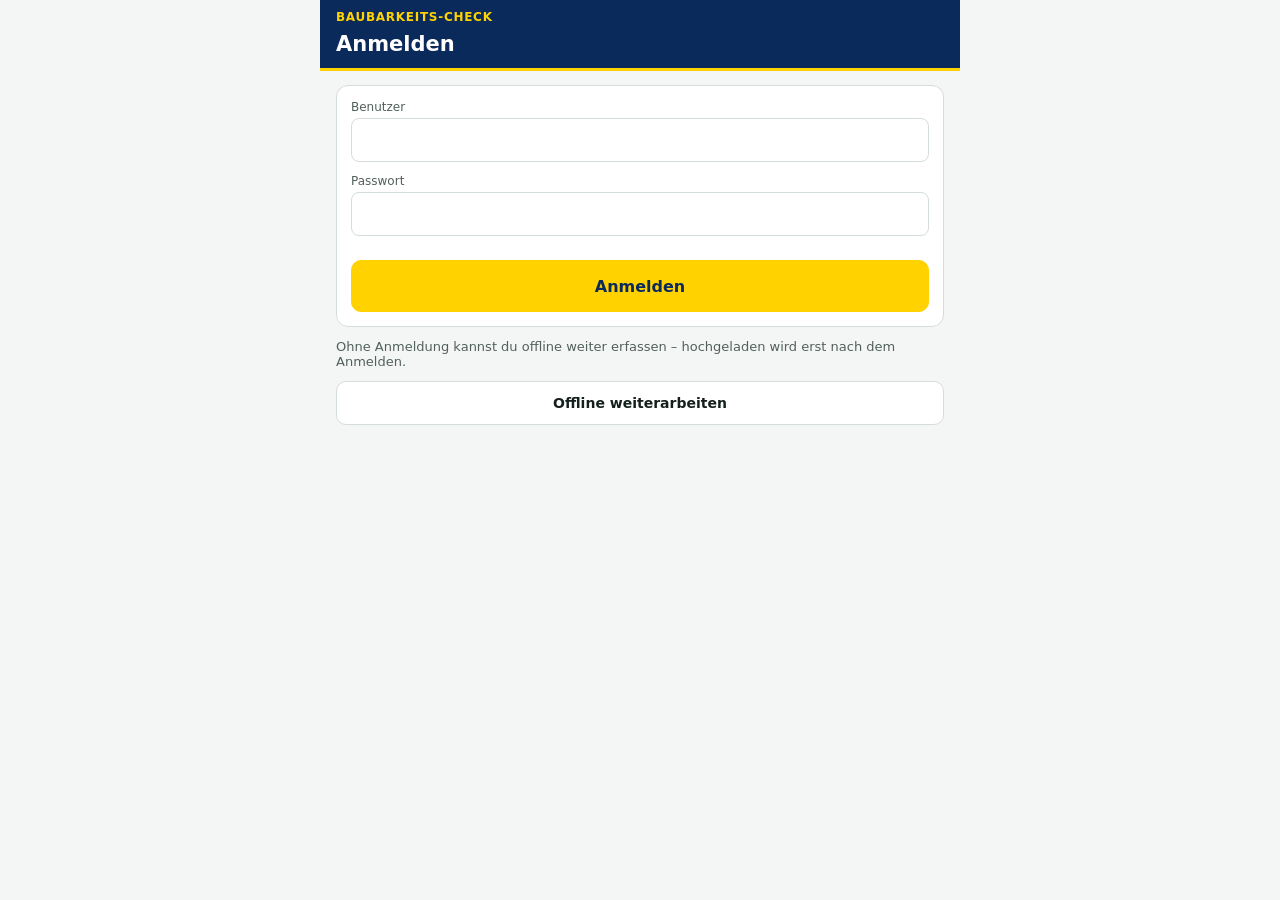
<file: index.html>
<!doctype html>
<html lang="de">
<head>
<meta charset="utf-8">
<meta name="viewport" content="width=device-width, initial-scale=1, viewport-fit=cover">
<meta name="theme-color" content="#0A2A5C">
<title>Baubarkeits-Check</title>
<link rel="manifest" href="manifest.webmanifest">
<link rel="icon" href="icon.svg" type="image/svg+xml">
<link rel="stylesheet" href="styles.css">
</head>
<body>
<div id="app" aria-live="polite"></div>
<div id="toast" role="status" hidden></div>
<script src="db.js"></script>
<script src="app.js"></script>
</body>
</html>
</file>
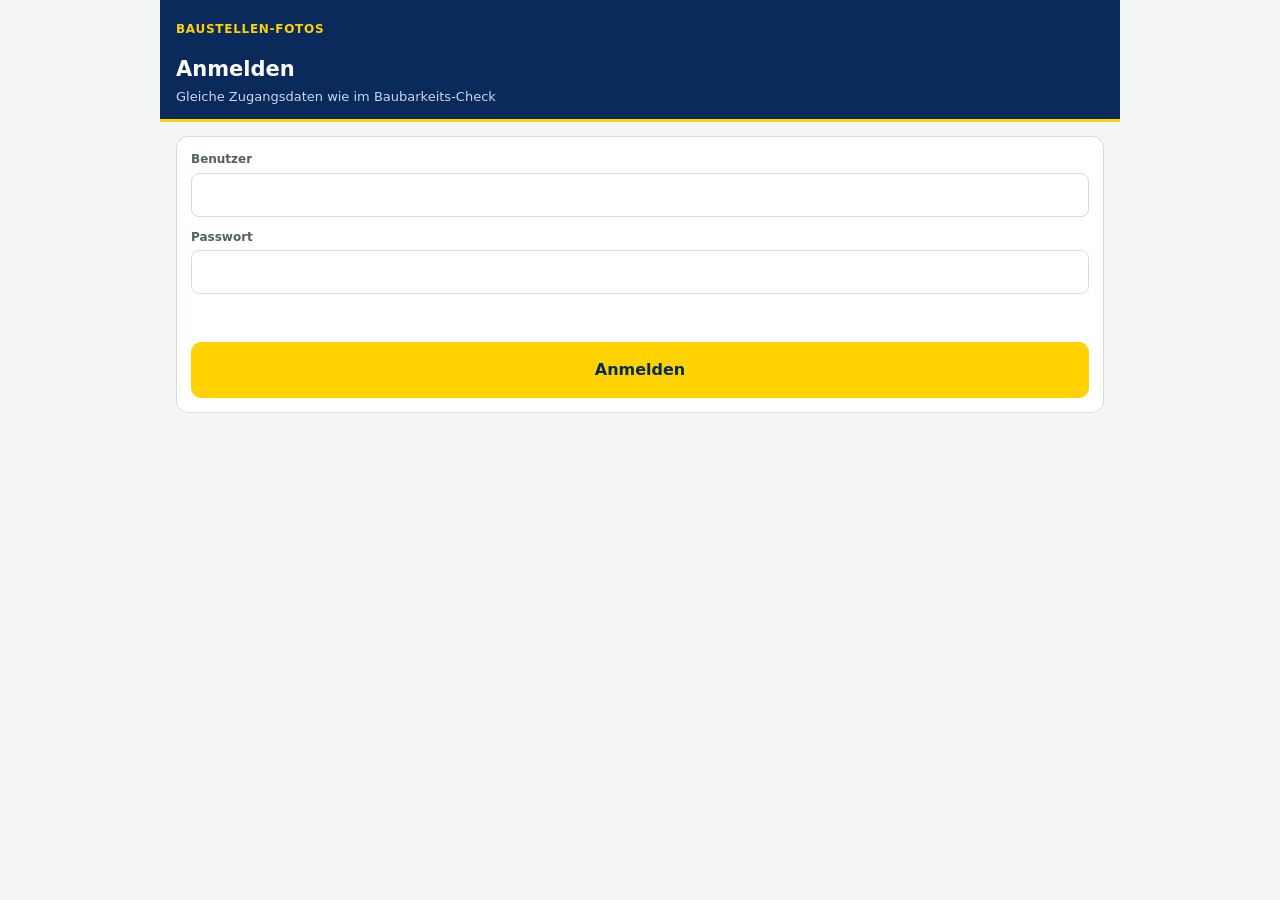
<file: baustelle/index.html>
<!doctype html>
<html lang="de">
<head>
<meta charset="utf-8">
<meta name="viewport" content="width=device-width, initial-scale=1, viewport-fit=cover">
<meta name="theme-color" content="#0A2A5C">
<meta name="robots" content="noindex">
<title>Baustellen-Fotos</title>
<link rel="icon" href="../icon.svg" type="image/svg+xml">
<style>
:root {
  --bg: #F4F6F5; --surface: #fff; --text: #14201D; --muted: #52605C; --line: #D5DDDA;
  --accent: #0A2A5C; --accent-soft: #E9EEF7; --yellow: #FFD200; --yellow-hover: #F0C400; --yellow-soft: #FFF6CC;
  --warn-soft: #FDEBDD; --warn-ink: #8A3A06;
  color-scheme: light;
}
* { box-sizing: border-box; }
[hidden] { display: none !important; }
html, body { margin: 0; background: var(--bg); color: var(--text); }
body { font: 15px/1.45 Inter, system-ui, -apple-system, "Segoe UI", Roboto, sans-serif; -webkit-text-size-adjust: 100%; }
button { font: inherit; cursor: pointer; }
#app { max-width: 960px; margin: 0 auto; min-height: 100vh; min-height: 100dvh; display: flex; flex-direction: column; }
header.bar { position: sticky; top: 0; z-index: 5; background: var(--accent); color: #fff; border-bottom: 3px solid var(--yellow); padding: calc(10px + env(safe-area-inset-top)) 16px 12px; display: flex; flex-direction: column; gap: 4px; }
.bar-top { display: flex; align-items: center; justify-content: space-between; gap: 8px; min-height: 40px; }
.kicker { font-size: 12px; font-weight: 600; letter-spacing: .06em; text-transform: uppercase; color: var(--yellow); }
h1 { margin: 0; font-size: 21px; }
h2 { margin: 0; font-size: 15px; }
.bar .sub { color: #C9D6EE; font-size: 13px; margin: 0; }
.icon-btn { width: 44px; height: 44px; margin-left: -10px; display: inline-flex; align-items: center; justify-content: center; border: 0; background: none; color: #fff; border-radius: 8px; }
.top-links { display: flex; gap: 4px; }
.top-links button, .top-links a { border: 0; background: none; color: #fff; font-size: 13px; font-weight: 600; padding: 8px; border-radius: 8px; min-height: 40px; text-decoration: none; display: inline-flex; align-items: center; }
main { flex: 1; padding: 14px 16px 28px; display: flex; flex-direction: column; gap: 12px; }
.card { background: #fff; border: 1px solid var(--line); border-radius: 12px; padding: 14px; display: flex; flex-direction: column; gap: 12px; }
.row { display: flex; align-items: center; justify-content: space-between; gap: 8px; }
.field { display: flex; flex-direction: column; gap: 4px; min-width: 0; }
.field label, .lbl { font-size: 12px; font-weight: 600; color: var(--muted); }
input, textarea, select { font: inherit; font-size: 16px; color: var(--text); background: #fff; border: 1px solid var(--line); border-radius: 8px; padding: 0 12px; min-height: 44px; width: 100%; min-width: 0; }
textarea { padding: 10px 12px; min-height: 64px; resize: vertical; }
input:focus, textarea:focus, select:focus { outline: 2px solid var(--accent); border-color: var(--accent); }
.help { font-size: 12px; color: var(--muted); }
.btn { display: inline-flex; align-items: center; justify-content: center; gap: 6px; min-height: 44px; padding: 0 14px; border-radius: 10px; border: 1px solid var(--line); background: #fff; color: var(--text); font-size: 14px; font-weight: 600; text-decoration: none; }
.btn.primary { background: var(--yellow); border-color: var(--yellow); color: var(--accent); }
.btn.primary:hover { background: var(--yellow-hover); }
.btn.blue { background: var(--accent); border-color: var(--accent); color: #fff; }
.btn.big { min-height: 56px; font-size: 16px; }
.btn.small { min-height: 36px; font-size: 13px; padding: 0 10px; }
.btn.danger { color: #9F1D1D; }
.actions { display: flex; gap: 10px; flex-wrap: wrap; }
.actions .btn { flex: 1; }
.hint { display: flex; gap: 8px; align-items: flex-start; border-radius: 8px; padding: 10px 12px; font-size: 13px; }
.hint.info { background: var(--accent-soft); color: var(--accent); }
.hint.warn { background: var(--warn-soft); color: var(--warn-ink); }
.sites { display: grid; grid-template-columns: repeat(auto-fill, minmax(260px, 1fr)); gap: 12px; }
.site { display: flex; gap: 12px; align-items: center; background: #fff; border: 1px solid var(--line); border-radius: 12px; padding: 10px; color: inherit; text-decoration: none; text-align: left; width: 100%; }
.site .cover { width: 72px; height: 72px; border-radius: 8px; background: var(--accent-soft) center/cover no-repeat; flex-shrink: 0; display: flex; align-items: center; justify-content: center; color: var(--accent); }
.site .grow { flex: 1; min-width: 0; display: flex; flex-direction: column; gap: 2px; }
.site .t1 { font-weight: 700; white-space: nowrap; overflow: hidden; text-overflow: ellipsis; }
.site .t2 { font-size: 12px; color: var(--muted); white-space: nowrap; overflow: hidden; text-overflow: ellipsis; }
.site .count { font-size: 12px; font-weight: 700; color: var(--accent); }
.chips { display: flex; gap: 6px; overflow-x: auto; padding-bottom: 2px; scrollbar-width: thin; }
.chip { flex: none; min-height: 40px; border: 1px solid var(--line); background: #fff; color: var(--muted); border-radius: 999px; padding: 0 12px; font-size: 13px; font-weight: 600; }
.chip[aria-pressed="true"] { background: var(--accent); border-color: var(--accent); color: #fff; }
.chip.cat[aria-pressed="true"] { background: var(--yellow); border-color: var(--yellow); color: var(--accent); }
.chip .n { opacity: .75; font-weight: 500; }
.uploader { position: sticky; top: 0; }
.day { display: flex; align-items: center; justify-content: space-between; gap: 8px; margin-top: 6px; }
.day h2 { font-size: 16px; }
.cat-h { font-size: 12px; font-weight: 700; text-transform: uppercase; letter-spacing: .04em; color: var(--muted); margin: 10px 0 6px; }
.grid { display: grid; grid-template-columns: repeat(auto-fill, minmax(104px, 1fr)); gap: 6px; }
.ph { position: relative; aspect-ratio: 1; border-radius: 8px; overflow: hidden; background: var(--accent-soft); border: 0; padding: 0; }
.ph img { width: 100%; height: 100%; object-fit: cover; display: block; }
.ph .badge { position: absolute; left: 4px; bottom: 4px; font-size: 10px; font-weight: 700; padding: 2px 6px; border-radius: 4px; background: rgba(10, 42, 92, .85); color: #fff; }
.ph .badge.wait { background: var(--yellow); color: var(--accent); }
.ph .check { position: absolute; top: 6px; right: 6px; width: 24px; height: 24px; border-radius: 50%; border: 2px solid #fff; background: rgba(10, 42, 92, .35); display: flex; align-items: center; justify-content: center; color: var(--accent); box-shadow: 0 1px 3px rgba(0,0,0,.3); }
.ph.sel { outline: 3px solid var(--yellow); outline-offset: -3px; }
.ph.sel img { opacity: .8; }
.ph.sel .check { background: var(--yellow); border-color: var(--yellow); }
.selbar { position: sticky; bottom: 0; z-index: 6; background: var(--accent); color: #fff; border-top: 3px solid var(--yellow); padding: 10px 16px calc(10px + env(safe-area-inset-bottom)); display: flex; align-items: center; gap: 8px; flex-wrap: wrap; }
.selbar .count { font-weight: 700; flex: 1; min-width: 110px; }
.selbar .btn { min-height: 40px; }
.selbar .btn.ghost { background: transparent; border-color: rgba(255,255,255,.4); color: #fff; }
@media (max-width: 520px) { .selbar .count { flex-basis: 100%; } .selbar .btn { flex: 1; padding: 0 8px; font-size: 13px; } }
.ph .doc { position: absolute; inset: 0; display: flex; align-items: center; justify-content: center; font-weight: 700; color: var(--accent); }
.qitem { display: flex; gap: 10px; align-items: center; padding: 10px 0; border-bottom: 1px solid #EEF1F0; }
.qitem:last-child { border-bottom: 0; }
.qitem .qthumb { width: 56px; height: 56px; border-radius: 8px; background: var(--accent-soft) center/cover no-repeat; flex-shrink: 0; display: flex; align-items: center; justify-content: center; font-size: 11px; font-weight: 700; color: var(--accent); }
.qitem .grow { flex: 1; min-width: 0; display: flex; flex-direction: column; gap: 4px; }
.qitem .t1 { font-weight: 600; font-size: 14px; white-space: nowrap; overflow: hidden; text-overflow: ellipsis; }
.qitem .t2 { font-size: 12px; color: var(--muted); }
.qitem .t2.err { color: #9F1D1D; }
.qitem .qbtns { display: flex; flex-direction: column; gap: 4px; }
.bigbar { height: 12px; border-radius: 6px; background: var(--accent-soft); overflow: hidden; }
.bigbar span, .progress span { transition: width .2s; }
.bigbar span { display: block; height: 100%; background: var(--yellow); }
.qlink { color: var(--accent); font-weight: 700; text-decoration: underline; background: none; border: 0; padding: 0; font-size: 12px; }
.preset { display: grid; grid-template-columns: repeat(2, minmax(0, 1fr)); gap: 6px; }
.preset button { min-height: 56px; border: 1px solid var(--line); border-radius: 10px; background: #fff; text-align: left; padding: 6px 10px; display: flex; flex-direction: column; justify-content: center; }
.preset button b { font-size: 14px; }
.preset button span { font-size: 12px; color: var(--muted); }
.preset button[aria-pressed="true"] { border: 2px solid var(--accent); background: var(--accent-soft); }
input[type=range] { padding: 0; min-height: 32px; accent-color: var(--accent); border: 0; }
.progress { height: 6px; border-radius: 3px; background: var(--accent-soft); overflow: hidden; }
.progress span { display: block; height: 100%; background: var(--yellow); }
/* Großansicht */
#lb { position: fixed; inset: 0; z-index: 30; background: #0B1220; color: #fff; display: flex; flex-direction: column; }
#lb .lb-top { display: flex; align-items: center; justify-content: space-between; padding: calc(8px + env(safe-area-inset-top)) 8px 8px; gap: 8px; }
#lb .lb-top button, #lb .lb-top a { color: #fff; background: none; border: 0; min-height: 44px; min-width: 44px; font-weight: 600; font-size: 14px; text-decoration: none; display: inline-flex; align-items: center; justify-content: center; }
#lb .lb-img { flex: 1; min-height: 0; display: flex; align-items: center; justify-content: center; position: relative; touch-action: pan-y; }
#lb .lb-img img { max-width: 100%; max-height: 100%; object-fit: contain; }
#lb .nav { position: absolute; top: 50%; transform: translateY(-50%); width: 44px; height: 64px; border: 0; background: rgba(255,255,255,.12); color: #fff; font-size: 26px; border-radius: 8px; }
#lb .nav.prev { left: 8px; } #lb .nav.next { right: 8px; }
#lb .lb-info { background: #fff; color: var(--text); padding: 12px 16px calc(12px + env(safe-area-inset-bottom)); display: flex; flex-direction: column; gap: 8px; max-height: 45vh; overflow: auto; }
#toast { position: fixed; left: 50%; bottom: calc(24px + env(safe-area-inset-bottom)); transform: translateX(-50%); background: var(--text); color: #fff; padding: 10px 14px; border-radius: 10px; font-size: 14px; max-width: calc(100% - 32px); z-index: 40; }
dialog.sheet { border: 0; border-radius: 16px 16px 0 0; padding: 20px 16px calc(20px + env(safe-area-inset-bottom)); margin: auto auto 0; width: 100%; max-width: 640px; }
dialog.sheet::backdrop { background: rgba(20, 32, 29, .45); }
dialog.sheet form { display: flex; flex-direction: column; gap: 12px; }
.visually-hidden { position: absolute; width: 1px; height: 1px; overflow: hidden; clip: rect(0 0 0 0); white-space: nowrap; }
</style>
</head>
<body>
<div id="app"></div>
<div id="toast" role="status" hidden></div>
<script>
(function () {
  'use strict';
  const $app = document.getElementById('app');
  const esc = (v) => String(v ?? '').replace(/[&<>"']/g, (c) => ({ '&': '&amp;', '<': '&lt;', '>': '&gt;', '"': '&quot;', "'": '&#39;' })[c]);
  const uid = () => Array.from(crypto.getRandomValues(new Uint8Array(12)), (b) => b.toString(16).padStart(2, '0')).join('');
  const fmtDay = (iso) => new Date(iso + 'T12:00:00').toLocaleDateString('de-DE', { weekday: 'long', day: '2-digit', month: '2-digit', year: 'numeric' });
  const fmtTs = (iso) => (iso ? new Date(iso).toLocaleString('de-DE', { day: '2-digit', month: '2-digit', year: 'numeric', hour: '2-digit', minute: '2-digit' }) : '');
  const ls = { get(k, d) { try { const v = localStorage.getItem('bs-' + k); return v ? JSON.parse(v) : d; } catch (_) { return d; } }, set(k, v) { try { localStorage.setItem('bs-' + k, JSON.stringify(v)); } catch (_) { /* ignore */ } } };
  function toast(msg, ms = 2800) { const t = document.getElementById('toast'); t.textContent = msg; t.hidden = false; clearTimeout(toast.t); toast.t = setTimeout(() => (t.hidden = true), ms); }
  const ICON = {
    back: '<path d="M15 18l-6-6 6-6"/>',
    camera: '<path d="M23 19a2 2 0 0 1-2 2H3a2 2 0 0 1-2-2V8a2 2 0 0 1 2-2h4l2-3h6l2 3h4a2 2 0 0 1 2 2z"/><circle cx="12" cy="13" r="4"/>',
    image: '<rect x="3" y="3" width="18" height="18" rx="2"/><circle cx="8.5" cy="8.5" r="1.5"/><path d="M21 15l-5-5L5 21"/>',
    site: '<path d="M2 20h20M5 20V9l7-5 7 5v11"/><path d="M9 20v-6h6v6"/>',
  };
  const icon = (n, s = 18) => `<svg width="${s}" height="${s}" viewBox="0 0 24 24" fill="none" stroke="currentColor" stroke-width="2" stroke-linecap="round" stroke-linejoin="round" aria-hidden="true">${ICON[n]}</svg>`;

  // ---------------------------------------------------------------- server
  let state = { user: null, sites: [], categories: {} };
  let customers = [];
  let photos = [];
  async function api(route, opts = {}, query = '') {
    const r = await fetch(`api.php?p=${route}${query}`, { credentials: 'same-origin', ...opts });
    const data = await r.json().catch(() => ({}));
    if (r.status === 401) { state.user = null; viewLogin(); throw Object.assign(new Error('Bitte anmelden'), { status: 401 }); }
    if (!r.ok) throw Object.assign(new Error(data.error || `HTTP ${r.status}`), { status: r.status });
    return data;
  }
  const post = (route, body) => api(route, { method: 'POST', headers: { 'Content-Type': 'application/json' }, body: JSON.stringify(body) });
  async function load() {
    state = await api('state');
    api('customers').then((c) => (customers = c)).catch(() => {});
  }
  const photoUrl = (id, q = '') => `api.php?p=photos/${id}${q}`;

  // ---------------------------------------------------------------- upload queue (IndexedDB, survives reloads and dead spots)
  const idb = new Promise((res, rej) => {
    const r = indexedDB.open('baustelle-fotos', 1);
    r.onupgradeneeded = () => r.result.createObjectStore('queue', { keyPath: 'id' });
    r.onsuccess = () => res(r.result);
    r.onerror = () => rej(r.error);
  });
  const q = (mode, fn) => idb.then((db) => new Promise((res, rej) => { const t = db.transaction('queue', mode); const s = t.objectStore('queue'); const rq = fn(s); t.oncomplete = () => res(rq && rq.result); t.onerror = () => rej(t.error); }));
  const qAll = () => q('readonly', (s) => s.getAll());
  const qPut = (item) => q('readwrite', (s) => s.put(item));
  const qDel = (id) => q('readwrite', (s) => s.delete(id));
  let queueItems = [];
  let uploading = false;
  let progress = '';
  const previewUrls = new Map();
  async function refreshQueue() {
    queueItems = await qAll();
    for (const it of queueItems) if (!previewUrls.has(it.id) && it.blob.type.startsWith('image/')) previewUrls.set(it.id, URL.createObjectURL(it.blob));
  }
  const live = new Map(); // id -> { loaded, total } for the item being uploaded
  let doneBytes = 0, doneCount = 0; // this session
  const paused = () => ls.get('paused', false);

  function upload(it) {
    return new Promise((resolve, reject) => {
      const fd = new FormData();
      fd.append('id', it.id);
      fd.append('meta', JSON.stringify(it.meta));
      fd.append('file', it.blob, it.name);
      const x = new XMLHttpRequest();
      x.open('POST', `api.php?p=sites/${it.siteId}/upload`);
      x.upload.onprogress = (e) => { if (e.lengthComputable) { live.set(it.id, { loaded: e.loaded, total: e.total }); renderQueueProgress(); } };
      x.onload = () => {
        let data = {};
        try { data = JSON.parse(x.responseText); } catch (_) { /* ignore */ }
        if (x.status === 401) { state.user = null; viewLogin(); }
        if (x.status >= 200 && x.status < 300) resolve(data);
        else reject(Object.assign(new Error(data.error || (x.status === 413 ? 'Datei zu groß für den Server' : `HTTP ${x.status}`)), { status: x.status }));
      };
      x.onerror = () => reject(new Error('Netzwerkfehler'));
      x.send(fd);
    });
  }

  // ---------------------------------------------------------------- background preparation (EXIF + resize)
  let storing = 0;      // originals being written to IndexedDB right now
  let preparing = false;
  async function prepareQueue() {
    if (preparing) return;
    preparing = true;
    try {
      for (;;) {
        const raw = (await qAll()).filter((it) => it.raw).sort((a, b) => a.added - b.added);
        if (!raw.length) break;
        const it = raw[0];
        const f = it.blob;
        const meta = { ...it.meta };
        let blob = f, name = it.name;
        const isImage = (f.type || '').startsWith('image/') || /\.(jpe?g|png|heic|heif|webp)$/i.test(name);
        if (isImage) {
          const ex = await readExif(f, name);
          Object.assign(meta, ex, meta.lat !== undefined ? { lat: meta.lat, lng: meta.lng } : {});
          if (ex.takenAt) meta.takenAt = ex.takenAt;
          if (!meta.takenAt) meta.takenAt = new Date(f.lastModified || it.added).toISOString();
          const qs = it.quality || quality();
          if (qs.preset !== 'original') {
            try { blob = await resize(f, qs.max, qs.q); name = name.replace(/\.[^.]+$/, '') + '.jpg'; } catch (_) { /* e.g. HEIC: upload the original */ }
          }
          meta.quality = qs.preset === 'original' ? 'original' : `${qs.max}px/${Math.round(qs.q * 100)}%`;
        }
        // removed from the queue meanwhile? then do not bring it back
        const still = await q('readonly', (st) => st.get(it.id));
        if (!still) continue;
        await qPut({ ...still, blob, name, meta: { ...meta, lat: still.meta.lat ?? meta.lat, lng: still.meta.lng ?? meta.lng }, raw: false });
        await refreshQueue();
        if (location.hash === '#/queue') viewQueue(); else renderUploadStatus();
        processQueue(); // upload while the next photo is prepared
      }
    } finally {
      preparing = false;
    }
  }

  // Only while originals are being stored is leaving risky; afterwards everything resumes on the next visit.
  window.addEventListener('beforeunload', (e) => {
    if (storing > 0) { e.preventDefault(); e.returnValue = ''; }
  });

  async function processQueue(force = false) {
    if (uploading || !navigator.onLine || !state.user || state.user === 'offline') return;
    if (paused() && !force) { progress = 'Upload pausiert'; renderUploadStatus(); return; }
    uploading = true;
    try {
      let round = 0;
      for (;;) {
      await refreshQueue();
      // only prepared photos; those that failed for good (e.g. too large) wait for the user: retry or remove
      const todo = queueItems.filter((it) => !it.raw && (!it.error || (force && round === 0))).sort((a, b) => a.added - b.added);
      round++;
      if (!todo.length || (paused() && !force)) break;
      for (let i = 0; i < todo.length; i++) {
        if (paused() && !force) break;
        const it = todo[i];
        const left = queueItems.length;
        progress = `Lädt hoch … noch ${left} ${left === 1 ? 'Datei' : 'Dateien'}`;
        renderUploadStatus();
        live.set(it.id, { loaded: 0, total: it.blob.size });
        renderQueueProgress();
        try {
          await upload(it);
          await qDel(it.id);
          doneBytes += it.blob.size; doneCount++;
          const u = previewUrls.get(it.id); if (u) { URL.revokeObjectURL(u); previewUrls.delete(it.id); }
        } catch (e) {
          if (!e.status || e.status >= 500 || e.status === 401) throw e; // network/server: retry later
          it.error = e.message; // rejected: keep, show in the queue
          await qPut(it);
        } finally {
          live.delete(it.id);
        }
        await refreshQueue();
        if (location.hash === '#/queue') viewQueue();
      }
      }
      progress = paused() && !force ? 'Upload pausiert' : '';
    } catch (e) {
      progress = 'Upload unterbrochen – neuer Versuch folgt';
      setTimeout(processQueue, 20000);
    } finally {
      uploading = false;
      await refreshQueue();
      const m = location.hash.match(/^#\/site\/([a-f0-9]+)/);
      if (m) { photos = await api(`sites/${m[1]}/photos`).catch(() => photos); }
      await load().catch(() => {});
      if (!document.getElementById('lb') && !document.querySelector('dialog[open]')) render();
    }
  }
  window.addEventListener('online', processQueue);
  setInterval(processQueue, 60000);

  // ---------------------------------------------------------------- image handling
  async function readExif(file, name = file.name || '') {
    try {
      if (!/jpe?g/i.test(file.type) && !/\.jpe?g$/i.test(name)) return {};
      const v = new DataView(await file.slice(0, 256 * 1024).arrayBuffer());
      if (v.getUint16(0) !== 0xffd8) return {};
      let off = 2;
      while (off + 4 < v.byteLength) {
        const marker = v.getUint16(off), len = v.getUint16(off + 2);
        if (marker === 0xffe1 && v.getUint32(off + 4) === 0x45786966) return parseTiff(v, off + 10);
        if ((marker & 0xff00) !== 0xff00) break;
        off += 2 + len;
      }
    } catch (_) { /* ignore */ }
    return {};
  }
  function parseTiff(v, start) {
    const le = v.getUint16(start) === 0x4949;
    const u16 = (o) => v.getUint16(start + o, le), u32 = (o) => v.getUint32(start + o, le);
    const ifd = (o) => { const t = {}; const n = u16(o); for (let i = 0; i < n; i++) { const e = o + 2 + i * 12; t[u16(e)] = { count: u32(e + 4), off: e + 8 }; } return t; };
    const ascii = (t) => { const o = t.count > 4 ? u32(t.off) : t.off; let s = ''; for (let i = 0; i < t.count - 1; i++) s += String.fromCharCode(v.getUint8(start + o + i)); return s; };
    const rats = (t) => { const o = u32(t.off); const a = []; for (let i = 0; i < t.count; i++) a.push(u32(o + i * 8) / (u32(o + i * 8 + 4) || 1)); return a; };
    const res = {}, i0 = ifd(u32(4));
    if (i0[0x8769]) { const ex = ifd(u32(i0[0x8769].off)); if (ex[0x9003]) { const m = ascii(ex[0x9003]).match(/^(\d{4}):(\d{2}):(\d{2}) (\d{2}):(\d{2}):(\d{2})/); if (m) res.takenAt = new Date(+m[1], +m[2] - 1, +m[3], +m[4], +m[5], +m[6]).toISOString(); } }
    if (i0[0x8825]) {
      const g = ifd(u32(i0[0x8825].off));
      if (g[2] && g[4]) {
        const deg = (a) => a[0] + a[1] / 60 + a[2] / 3600;
        let lat = deg(rats(g[2])), lng = deg(rats(g[4]));
        if (g[1] && String.fromCharCode(v.getUint8(g[1].off)) === 'S') lat = -lat;
        if (g[3] && String.fromCharCode(v.getUint8(g[3].off)) === 'W') lng = -lng;
        if (Number.isFinite(lat) && (lat || lng)) { res.lat = lat; res.lng = lng; }
      }
    }
    return res;
  }
  async function resize(file, max = 3000, quality = 0.88) {
    const bmp = await createImageBitmap(file, { imageOrientation: 'from-image' });
    const s = Math.min(1, max / Math.max(bmp.width, bmp.height));
    const c = document.createElement('canvas');
    c.width = Math.round(bmp.width * s); c.height = Math.round(bmp.height * s);
    c.getContext('2d').drawImage(bmp, 0, 0, c.width, c.height);
    bmp.close && bmp.close();
    return new Promise((res, rej) => c.toBlob((b) => (b ? res(b) : rej(new Error('Bild konnte nicht umgewandelt werden'))), 'image/jpeg', quality));
  }
  const position = () => new Promise((res) => {
    if (!navigator.geolocation) return res(null);
    navigator.geolocation.getCurrentPosition((p) => res({ lat: p.coords.latitude, lng: p.coords.longitude }), () => res(null), { enableHighAccuracy: true, timeout: 8000, maximumAge: 60000 });
  });

  // ---------------------------------------------------------------- upload quality (per device)
  const PRESETS = {
    original: { label: 'Original', max: 0, q: 1, hint: 'unverändert' },
    large: { label: 'Groß', max: 3000, q: 0.88, hint: '3000 px · 88 %' },
    medium: { label: 'Mittel', max: 2000, q: 0.8, hint: '2000 px · 80 %' },
    small: { label: 'Klein', max: 1280, q: 0.7, hint: '1280 px · 70 %' },
  };
  const quality = () => {
    const qs = ls.get('quality', { preset: 'large' });
    if (qs.preset === 'custom') return { preset: 'custom', label: 'Eigene', max: qs.max || 2500, q: qs.q || 0.85 };
    return { preset: qs.preset in PRESETS ? qs.preset : 'large', ...PRESETS[qs.preset in PRESETS ? qs.preset : 'large'] };
  };
  const qualityText = (qs = quality()) => (qs.preset === 'original' ? 'Original (unverändert)' : `${qs.label} · ${qs.max} px · ${Math.round(qs.q * 100)} %`);
  // rough size of a typical 12-MP phone photo (4:3) for the chosen setting
  const estimate = (qs) => {
    if (qs.preset === 'original') return 'ca. 3–8 MB';
    const px = Math.min(qs.max, 4032);
    const mp = (px * px * 0.75) / 1e6;
    const bpp = 0.25 + Math.pow(qs.q, 4) * 1.5; // bytes per pixel, empirical for JPEG photos
    const mb = (mp * 1e6 * bpp) / 8 / 1e6 * 4;
    return mb < 1 ? `ca. ${Math.round(mb * 1000 / 50) * 50} KB` : `ca. ${mb.toFixed(1).replace('.', ',')} MB`;
  };
  function qualitySheet() {
    const cur = ls.get('quality', { preset: 'large' });
    let sel = cur.preset || 'large';
    let max = cur.max || 2500, q = Math.round((cur.q || 0.85) * 100);
    const d = document.createElement('dialog');
    d.className = 'sheet';
    document.body.appendChild(d);
    const draw = () => {
      const qs = sel === 'custom' ? { preset: 'custom', label: 'Eigene', max, q: q / 100 } : { preset: sel, ...PRESETS[sel] };
      d.innerHTML = `<form method="dialog"><h2>Foto-Größe & Qualität</h2>
        <p class="help" style="margin:0">Gilt für alle neuen Fotos auf diesem Gerät. Kleiner = schnellerer Upload und weniger Speicher.</p>
        <div class="preset">${Object.entries(PRESETS).map(([k, p]) => `<button type="button" data-q="${k}" aria-pressed="${sel === k}"><b>${p.label}</b><span>${p.hint}</span></button>`).join('')}
          <button type="button" data-q="custom" aria-pressed="${sel === 'custom'}" style="grid-column:1/-1"><b>Eigene Einstellung</b><span>Größe und Qualität selbst wählen</span></button></div>
        ${sel === 'custom' ? `<div class="field"><label for="qMax">Längste Seite: <b id="qMaxV">${max} px</b></label><input type="range" id="qMax" min="800" max="6000" step="100" value="${max}"></div>
          <div class="field"><label for="qQ">JPEG-Qualität: <b id="qQV">${q} %</b></label><input type="range" id="qQ" min="40" max="100" step="1" value="${q}"></div>` : ''}
        <div class="hint info">Pro Foto (12 MP Handykamera): <b id="qEst">${estimate(qs)}</b></div>
        ${sel === 'original' ? '<p class="help" style="margin:0">Originale können sehr groß sein. Fotos über 16 MB lehnt der Server ab.</p>' : ''}
        <div class="actions"><button class="btn" value="cancel">Abbrechen</button><button class="btn primary" value="ok">Übernehmen</button></div></form>`;
      const mx = d.querySelector('#qMax'), qq = d.querySelector('#qQ');
      const upd = () => {
        max = +mx.value; q = +qq.value;
        d.querySelector('#qMaxV').textContent = max + ' px'; d.querySelector('#qQV').textContent = q + ' %';
        d.querySelector('#qEst').textContent = estimate({ preset: 'custom', max, q: q / 100 });
      };
      if (mx) { mx.oninput = upd; qq.oninput = upd; }
    };
    d.addEventListener('click', (e) => { const b = e.target.closest('[data-q]'); if (b) { sel = b.dataset.q; draw(); } });
    d.addEventListener('close', () => {
      if (d.returnValue === 'ok') {
        ls.set('quality', sel === 'custom' ? { preset: 'custom', max, q: q / 100 } : { preset: sel });
        toast('Foto-Qualität: ' + qualityText());
        if (!document.getElementById('lb')) render();
      }
      d.remove();
    });
    draw();
    d.showModal();
  }

  /** Camera / gallery → resize → queue → upload */
  function pick(siteId, source) {
    const input = document.createElement('input');
    input.type = 'file';
    input.accept = source === 'camera' ? 'image/*' : 'image/*,application/pdf';
    input.multiple = true;
    if (source === 'camera') input.setAttribute('capture', 'environment');
    input.className = 'visually-hidden';
    const pos = source === 'camera' ? position() : null;
    input.onchange = async () => {
      const files = Array.from(input.files || []);
      input.remove();
      if (!files.length) return;
      const category = ls.get('cat-' + siteId, 'vorher');
      const note = ((document.getElementById('upNote') || {}).value || '').trim();
      const qs = quality();
      const now = Date.now();
      // 1) all originals go into the queue at once (one transaction) – nothing is lost if the page is left now
      const items = files.map((f, i) => ({
        id: uid(), siteId, blob: f, name: f.name || 'foto.jpg', added: now + i, raw: true,
        source, quality: { preset: qs.preset, max: qs.max, q: qs.q },
        meta: { category, note, name: f.name || '', takenAt: source === 'camera' ? new Date(now).toISOString() : undefined },
      }));
      storing++;
      try {
        await q('readwrite', (st) => items.forEach((it) => st.put(it)));
      } catch (e) {
        toast('Fotos konnten nicht gespeichert werden: ' + e.message, 6000);
        return;
      } finally {
        storing--;
      }
      const n = document.getElementById('upNote'); if (n) n.value = '';
      toast(`${items.length} ${items.length === 1 ? 'Foto ist' : 'Fotos sind'} in der Warteschlange – die Seite darf jetzt verlassen werden.`, 3500);
      // camera: add the position once it is known (if the photos are not prepared yet)
      if (pos) pos.then(async (p) => {
        if (!p) return;
        for (const it of items) {
          const cur = await q('readonly', (st) => st.get(it.id));
          if (cur && cur.raw && cur.meta.lat === undefined) { cur.meta.lat = p.lat; cur.meta.lng = p.lng; await qPut(cur); }
        }
      });
      await refreshQueue();
      if (!document.getElementById('lb')) render();
      prepareQueue();
    };
    document.body.appendChild(input);
    input.click();
  }

  // ---------------------------------------------------------------- views
  function header(title, sub, back, links = '') {
    return `<header class="bar"><div class="bar-top">
      ${back ? `<button class="icon-btn" data-go="${back}" aria-label="Zurück">${icon('back', 22)}</button>` : '<span class="kicker">Baustellen-Fotos</span>'}
      <nav class="top-links">${links}</nav></div><h1>${esc(title)}</h1>${sub ? `<p class="sub">${sub}</p>` : ''}</header>`;
  }

  function viewLogin() {
    $app.innerHTML = `${header('Anmelden', 'Gleiche Zugangsdaten wie im Baubarkeits-Check')}
      <main><form class="card" id="login"><div class="field"><label for="u">Benutzer</label><input id="u" autocomplete="username" autocapitalize="none" required></div>
      <div class="field"><label for="pw">Passwort</label><input id="pw" type="password" autocomplete="current-password" required></div>
      <p class="help" id="lerr" role="alert"></p><button class="btn primary big" type="submit">Anmelden</button></form></main>`;
    document.getElementById('login').onsubmit = async (e) => {
      e.preventDefault();
      const r = await fetch('../api.php?p=login', { method: 'POST', credentials: 'same-origin', headers: { 'Content-Type': 'application/json' }, body: JSON.stringify({ user: document.getElementById('u').value, password: document.getElementById('pw').value }) });
      if (!r.ok) { document.getElementById('lerr').textContent = (await r.json().catch(() => ({}))).error || 'Anmeldung fehlgeschlagen'; return; }
      boot();
    };
  }

  let search = '';
  let showArchived = false;
  function viewSites() {
    const term = search.toLowerCase();
    const list = state.sites.filter((s) => s.archived === showArchived && (!term || `${s.name} ${s.address} ${s.customer}`.toLowerCase().includes(term)));
    const archivedCount = state.sites.filter((s) => s.archived).length;
    const waiting = queueItems.length;
    $app.innerHTML = `${header('Baustellen', `${state.sites.filter((s) => !s.archived).length} aktiv`, null, `${queueItems.length ? `<button data-go="#/queue">Warteschlange (${queueItems.length})</button>` : ''}<a href="../">Bau-App</a>`)}
      <main>
        <button class="btn primary big" data-act="new-site">+ Neue Baustelle</button>
        ${waiting ? `<button class="hint warn" data-go="#/queue" style="border:0;text-align:left;cursor:pointer"><span data-upload-status>${esc(progress || `${waiting} Foto(s) warten auf Upload`)}</span> · Warteschlange ansehen</button>` : ''}
        <input type="search" id="search" placeholder="Baustelle, Adresse oder Kunde suchen" value="${esc(search)}" aria-label="Baustellen suchen">
        <div class="chips"><button class="chip" data-act="arch" data-v="0" aria-pressed="${!showArchived}">Aktiv</button><button class="chip" data-act="arch" data-v="1" aria-pressed="${showArchived}">Archiv (${archivedCount})</button></div>
        ${list.length ? `<div class="sites">${list.map((s) => `<button class="site" data-go="#/site/${s.id}">
            <span class="cover" ${s.cover ? `style="background-image:url('${photoUrl(s.cover, '&thumb=1')}')"` : ''}>${s.cover ? '' : icon('site', 28)}</span>
            <span class="grow"><span class="t1">${esc(s.name)}</span><span class="t2">${esc(s.address || s.customer || '')}</span>
            <span class="count">${s.photoCount} Fotos${s.lastDay ? ' · zuletzt ' + new Date(s.lastDay + 'T12:00:00').toLocaleDateString('de-DE') : ''}</span></span></button>`).join('')}</div>`
          : `<p class="help">${showArchived ? 'Keine archivierten Baustellen.' : 'Noch keine Baustelle – lege die erste an.'}</p>`}
      </main>`;
    const s = document.getElementById('search');
    s.oninput = () => { search = s.value; const pos = s.selectionStart; viewSites(); const n = document.getElementById('search'); n.focus(); n.setSelectionRange(pos, pos); };
  }

  let filter = 'alle';
  let selecting = false;
  const selected = new Set();
  const CHECK = '<svg width="14" height="14" viewBox="0 0 24 24" fill="none" stroke="currentColor" stroke-width="3.5" stroke-linecap="round" stroke-linejoin="round" aria-hidden="true"><path d="M20 6L9 17l-5-5"/></svg>';
  function viewSite(id) {
    const site = state.sites.find((s) => s.id === id);
    if (!site) { location.hash = '#/'; return; }
    const cats = state.categories;
    const current = ls.get('cat-' + id, 'vorher');
    const pending = queueItems.filter((q) => q.siteId === id).map((q) => ({ id: q.id, pending: true, category: q.meta.category, day: (q.meta.takenAt || new Date().toISOString()).slice(0, 10), note: q.meta.note }));
    const all = [...pending, ...photos];
    const counts = {};
    all.forEach((p) => (counts[p.category] = (counts[p.category] || 0) + 1));
    const shown = all.filter((p) => filter === 'alle' || p.category === filter);
    const days = [...new Set(shown.map((p) => p.day))].sort().reverse();
    const gallery = days.map((day) => {
      const inDay = shown.filter((p) => p.day === day);
      const byCat = Object.keys(cats).filter((c) => inDay.some((p) => p.category === c));
      const dayIds = inDay.filter((p) => !p.pending).map((p) => p.id);
      const dayAll = dayIds.length && dayIds.every((x) => selected.has(x));
      return `<section class="card"><div class="day"><h2>${esc(fmtDay(day))}</h2>${selecting
        ? `<button class="btn small" data-act="sel-day" data-day="${day}">${dayAll ? 'Tag abwählen' : 'Tag auswählen'}</button>`
        : `<a class="btn small" href="api.php?p=sites/${id}/zip&day=${day}">ZIP</a>`}</div>
        ${byCat.map((c) => `<div class="cat-h">${esc(cats[c])} (${inDay.filter((p) => p.category === c).length})</div><div class="grid">
          ${inDay.filter((p) => p.category === c).map((p) => p.pending
            ? `<div class="ph">${previewUrls.has(p.id) ? `<img src="${previewUrls.get(p.id)}" alt="">` : '<span class="doc">Datei</span>'}<span class="badge wait">wartet</span></div>`
            : `<button class="ph${selected.has(p.id) ? ' sel' : ''}" data-photo="${p.id}" ${selecting ? `aria-pressed="${selected.has(p.id)}" aria-label="Foto ${esc(cats[p.category])} auswählen"` : `aria-label="Foto ${esc(cats[p.category])} öffnen"`}>${/\.pdf$/i.test(p.path) ? '<span class="doc">PDF</span>' : `<img src="${photoUrl(p.id, '&thumb=1')}" alt="" loading="lazy">`}${p.note ? '<span class="badge">Notiz</span>' : ''}${selecting ? `<span class="check">${selected.has(p.id) ? CHECK : ''}</span>` : ''}</button>`).join('')}</div>`).join('')}
      </section>`;
    }).join('');
    $app.innerHTML = `${header(site.name, esc([site.address, site.customer].filter(Boolean).join(' · ')), '#/', `<button data-act="share">Teilen</button><button data-act="edit-site">Bearbeiten</button>${site.photoCount ? `<a href="api.php?p=sites/${id}/zip">Alle (ZIP)</a>` : ''}`)}
      <main>
        <section class="card">
          <div class="lbl">Kategorie für die nächsten Fotos</div>
          <div class="chips" id="catPick">${Object.entries(cats).map(([k, l]) => `<button class="chip cat" data-cat="${k}" aria-pressed="${k === current}">${esc(l)}</button>`).join('')}</div>
          <input id="upNote" placeholder="Notiz zu den nächsten Fotos (optional)" aria-label="Notiz zu den nächsten Fotos">
          <div class="actions"><button class="btn primary big" data-act="pick" data-src="camera">${icon('camera')}Foto aufnehmen</button><button class="btn big" data-act="pick" data-src="gallery">${icon('image')}Aus Galerie</button></div>
          <div class="help">Foto-Qualität: <button class="qlink" data-act="quality">${esc(qualityText())}</button></div>
          ${queueItems.length || progress ? `<div class="help"><span data-upload-status>${esc(progress || `${queueItems.length} Foto(s) warten auf Upload`)}</span> · <button class="qlink" data-go="#/queue">Warteschlange</button></div>` : ''}
        </section>
        ${photos.length ? `<div class="row"><span class="help">${selecting ? 'Fotos antippen zum Auswählen' : 'Tipp: Foto lange drücken zum Auswählen'}</span>${selecting ? '' : '<button class="btn small" data-act="sel-start">Auswählen</button>'}</div>` : ''}
        ${all.length ? `<div class="chips"><button class="chip" data-filter="alle" aria-pressed="${filter === 'alle'}">Alle <span class="n">${all.length}</span></button>
          ${Object.entries(cats).filter(([k]) => counts[k]).map(([k, l]) => `<button class="chip" data-filter="${k}" aria-pressed="${filter === k}">${esc(l)} <span class="n">${counts[k]}</span></button>`).join('')}</div>` : ''}
        ${gallery || '<p class="help">Noch keine Fotos. Kategorie wählen und loslegen.</p>'}
        ${site.note ? `<div class="hint info">${esc(site.note)}</div>` : ''}
      </main>
      ${selecting ? `<div class="selbar" role="toolbar" aria-label="Auswahl"><span class="count">${selected.size} ausgewählt</span>
        <button class="btn ghost" data-act="sel-all">${shown.filter((p) => !p.pending).every((p) => selected.has(p.id)) && selected.size ? 'Keine' : 'Alle'}</button>
        <button class="btn primary" data-act="sel-share" ${selected.size ? '' : 'disabled'}>Teilen</button>
        <button class="btn ghost" data-act="sel-delete" ${selected.size ? '' : 'disabled'}>Löschen</button>
        <button class="btn ghost" data-act="sel-end">Fertig</button></div>` : ''}`;
    document.getElementById('catPick').onclick = (e) => {
      const b = e.target.closest('[data-cat]'); if (!b) return;
      ls.set('cat-' + id, b.dataset.cat);
      [...b.parentElement.children].forEach((x) => x.setAttribute('aria-pressed', x === b));
    };
  }

  const mb = (n) => (n >= 1e6 ? (n / 1e6).toFixed(1).replace('.', ',') + ' MB' : Math.max(1, Math.round(n / 1e3)) + ' KB');

  function viewQueue() {
    const items = [...queueItems].sort((a, b) => a.added - b.added);
    const total = items.reduce((n, it) => n + it.blob.size, 0) + doneBytes;
    const errors = items.filter((it) => it.error).length;
    const siteName = (id) => (state.sites.find((s) => s.id === id) || {}).name || 'Baustelle';
    $app.innerHTML = `${header('Warteschlange', items.length ? `${items.length} ${items.length === 1 ? 'Datei wartet' : 'Dateien warten'} · ${mb(items.reduce((n, it) => n + it.blob.size, 0))}` : 'Alles hochgeladen', '#/')}
      <main>
        <section class="card">
          <div class="row"><b data-q-status>${esc(progress || (items.length ? (paused() ? 'Upload pausiert' : navigator.onLine ? 'Bereit' : 'Offline – wartet auf Verbindung') : 'Keine wartenden Fotos'))}</b><span class="help" data-q-pct>${total ? Math.round((doneBytes / total) * 100) + ' %' : ''}</span></div>
          <div class="bigbar" aria-hidden="true"><span data-q-total style="width:${total ? Math.round((doneBytes / total) * 100) : 100}%"></span></div>
          <div class="help" data-q-sum>${doneCount ? `${doneCount} in dieser Sitzung hochgeladen (${mb(doneBytes)})` : ''}</div>
          ${items.length ? `<div class="actions">${paused()
              ? '<button class="btn primary" data-act="q-resume">Fortsetzen</button>'
              : `<button class="btn" data-act="q-pause">Pausieren</button><button class="btn primary" data-act="q-now">Jetzt hochladen</button>`}</div>` : ''}
          <div class="help">Foto-Qualität für neue Fotos: <button class="qlink" data-act="quality">${esc(qualityText())}</button></div>
        </section>
        ${errors ? `<div class="hint warn">${errors} ${errors === 1 ? 'Datei konnte' : 'Dateien konnten'} nicht hochgeladen werden – erneut versuchen oder entfernen.</div>` : ''}
        ${items.length ? `<section class="card" style="gap:0">${items.map((it) => {
          const l = live.get(it.id);
          const pct = l ? Math.round((l.loaded / (l.total || 1)) * 100) : 0;
          return `<div class="qitem" data-qid="${it.id}">
            <span class="qthumb" ${previewUrls.has(it.id) ? `style="background-image:url('${previewUrls.get(it.id)}')"` : ''}>${previewUrls.has(it.id) ? '' : 'Datei'}</span>
            <span class="grow"><span class="t1">${esc(siteName(it.siteId))}</span>
              <span class="t2">${esc(state.categories[it.meta.category] || '')} · ${mb(it.blob.size)}${it.raw ? ' (Original)' : it.meta.quality ? ' · ' + esc(it.meta.quality === 'original' ? 'Original' : it.meta.quality) : ''}</span>
              <span class="t2 ${it.error ? 'err' : ''}" data-qtext>${it.error ? 'Fehler: ' + esc(it.error) : l ? `Lädt hoch … ${pct} %` : it.raw ? 'wird vorbereitet …' : 'wartet auf Upload'}</span>
              <span class="progress"><span data-qbar style="width:${pct}%"></span></span></span>
            <span class="qbtns">${it.error ? `<button class="btn small" data-act="q-retry" data-id="${it.id}">Erneut</button>` : ''}<button class="btn small danger" data-act="q-remove" data-id="${it.id}" aria-label="Aus der Warteschlange entfernen">Entfernen</button></span>
          </div>`;
        }).join('')}</section>` : '<p class="help">Neue Fotos erscheinen hier, bis sie auf dem Server sind.</p>'}
      </main>`;    renderQueueProgress(); // include the bytes of the file being uploaded right now
  }

  /** Update bars in place while bytes flow (no re-render). */
  function renderQueueProgress() {
    if (location.hash !== '#/queue') return;
    const waiting = queueItems.reduce((n, it) => n + it.blob.size, 0);
    let inFlight = 0;
    live.forEach((l, id) => {
      inFlight += l.loaded;
      const row = document.querySelector(`[data-qid="${id}"]`);
      if (!row) return;
      const pct = Math.round((l.loaded / (l.total || 1)) * 100);
      row.querySelector('[data-qbar]').style.width = pct + '%';
      row.querySelector('[data-qtext]').textContent = `Lädt hoch … ${pct} %`;
    });
    const total = waiting + doneBytes;
    const pct = total ? Math.round(((doneBytes + inFlight) / total) * 100) : 100;
    const bar = document.querySelector('[data-q-total]'); if (bar) bar.style.width = pct + '%';
    const p = document.querySelector('[data-q-pct]'); if (p) p.textContent = pct + ' %';
    const st = document.querySelector('[data-q-status]'); if (st && progress) st.textContent = progress;
  }

  function renderUploadStatus() {
    document.querySelectorAll('[data-upload-status]').forEach((el) => (el.textContent = progress || `${queueItems.length} Foto(s) warten auf Upload`));
    renderQueueProgress();
  }

  // ---------------------------------------------------------------- lightbox
  function openPhoto(pid) {
    const siteId = location.hash.split('/')[2];
    const list = photos.filter((p) => filter === 'alle' || p.category === filter);
    let i = list.findIndex((p) => p.id === pid);
    if (i < 0) return;
    const lb = document.createElement('div');
    lb.id = 'lb';
    lb.setAttribute('role', 'dialog');
    lb.setAttribute('aria-modal', 'true');
    document.body.appendChild(lb);
    const draw = () => {
      const p = list[i];
      const isPdf = /\.pdf$/i.test(p.path);
      lb.innerHTML = `<div class="lb-top"><button data-lb="close">Schließen</button><span style="font-size:13px">${i + 1} / ${list.length}</span><a href="${photoUrl(p.id, '&download=1')}" download>Original</a></div>
        <div class="lb-img">${isPdf ? `<a class="btn" href="${photoUrl(p.id)}" target="_blank">PDF öffnen</a>` : `<img src="${photoUrl(p.id)}" alt="${esc(state.categories[p.category])}">`}
          ${i > 0 ? '<button class="nav prev" data-lb="prev" aria-label="Vorheriges Foto">‹</button>' : ''}${i < list.length - 1 ? '<button class="nav next" data-lb="next" aria-label="Nächstes Foto">›</button>' : ''}</div>
        <div class="lb-info">
          <div class="help">${esc(fmtTs(p.takenAt || p.uploadedAt))} · hochgeladen von ${esc(p.uploadedBy)}${p.lat != null ? ` · <a href="https://www.openstreetmap.org/?mlat=${p.lat}&mlon=${p.lng}#map=18/${p.lat}/${p.lng}" target="_blank" rel="noopener">Ort auf Karte</a>` : ''}</div>
          <div class="field"><label for="lbCat">Kategorie</label><select id="lbCat">${Object.entries(state.categories).map(([k, l]) => `<option value="${k}" ${k === p.category ? 'selected' : ''}>${esc(l)}</option>`).join('')}</select></div>
          <div class="field"><label for="lbNote">Notiz</label><input id="lbNote" value="${esc(p.note)}"></div>
          <div class="actions"><button class="btn danger" data-lb="remove">Entfernen</button><button class="btn" data-lb="share">Teilen</button><button class="btn blue" data-lb="save">Speichern</button></div>
          <div class="help">Ablage: ${esc(p.path)}</div>
        </div>`;
    };
    draw();
    const close = () => { lb.remove(); document.removeEventListener('keydown', onKey); render(); };
    const onKey = (e) => { if (e.key === 'Escape') close(); if (e.key === 'ArrowLeft' && i > 0) { i--; draw(); } if (e.key === 'ArrowRight' && i < list.length - 1) { i++; draw(); } };
    document.addEventListener('keydown', onKey);
    let x0 = null;
    lb.addEventListener('pointerdown', (e) => { if (e.target.closest('.lb-img')) x0 = e.clientX; });
    lb.addEventListener('pointerup', (e) => { if (x0 === null) return; const dx = e.clientX - x0; x0 = null; if (dx > 60 && i > 0) { i--; draw(); } else if (dx < -60 && i < list.length - 1) { i++; draw(); } });
    lb.addEventListener('click', async (e) => {
      const b = e.target.closest('[data-lb]'); if (!b) return;
      const a = b.dataset.lb, p = list[i];
      if (a === 'share') return sendSheet(siteId, [p.id]);
      if (a === 'close') close();
      else if (a === 'prev') { i--; draw(); }
      else if (a === 'next') { i++; draw(); }
      else if (a === 'save') {
        try {
          const upd = await post(`photos/${p.id}`, { category: lb.querySelector('#lbCat').value, note: lb.querySelector('#lbNote').value });
          Object.assign(p, upd); const k = photos.findIndex((x) => x.id === p.id); if (k >= 0) photos[k] = upd;
          toast('Gespeichert'); draw();
        } catch (err) { toast(err.message, 5000); }
      } else if (a === 'remove') {
        if (!confirm('Foto entfernen? Es wird auf dem Server in den Ordner „_entfernt“ verschoben.')) return;
        try {
          await post(`photos/${p.id}/remove`, {});
          photos = photos.filter((x) => x.id !== p.id); list.splice(i, 1);
          const s = state.sites.find((x) => x.id === siteId); if (s) s.photoCount--;
          toast('Entfernt');
          if (!list.length) close(); else { i = Math.min(i, list.length - 1); draw(); }
        } catch (err) { toast(err.message, 5000); }
      }
    });
  }

  // ---------------------------------------------------------------- share links for observers
  const shareLink = (token) => new URL(`share.php?t=${token}`, location.href).href;
  async function copyLink(link, label) {
    if (navigator.share && /Android|iPhone|iPad/i.test(navigator.userAgent)) {
      try { await navigator.share({ title: 'Baustellen-Fotos', text: `Fotos der Baustelle${label ? ' für ' + label : ''}:`, url: link }); return; } catch (_) { /* cancelled */ }
    }
    try { await navigator.clipboard.writeText(link); toast('Link kopiert'); } catch (_) { prompt('Link zum Kopieren:', link); }
  }
  async function shareSheet(siteId) {
    const site = state.sites.find((s) => s.id === siteId);
    const d = document.createElement('dialog');
    d.className = 'sheet';
    document.body.appendChild(d);
    const draw = async () => {
      let list = [];
      try { list = await api(`sites/${siteId}/shares`); } catch (e) { toast(e.message); }
      const status = (s) => s.revokedAt ? 'gesperrt' : !s.active ? 'abgelaufen' : s.expiresAt ? `gültig bis ${new Date(s.expiresAt).toLocaleDateString('de-DE')}` : 'unbegrenzt gültig';
      d.innerHTML = `<form method="dialog" id="shForm"><h2>„${esc(site.name)}“ teilen</h2>
        <p class="help" style="margin:0">Der Beobachter sieht nur diese Baustelle, ohne Login und ohne Notizen, und kann Fotos ansehen und als ZIP laden – aber nichts ändern.</p>
        <div class="field"><label for="shLabel">Für wen ist der Link?</label><input id="shLabel" placeholder="z. B. Bauherr Müller, Gutachter"></div>
        <div class="field"><label for="shDays">Gültig</label><select id="shDays"><option value="7">7 Tage</option><option value="30" selected>30 Tage</option><option value="90">90 Tage</option><option value="0">unbegrenzt (bis zum Sperren)</option></select></div>
        <button type="button" class="btn primary" data-sh="create">Link erstellen</button>
        ${list.length ? `<div class="lbl" style="margin-top:6px">Bestehende Links</div>${list.map((s) => `<div class="card" style="padding:10px;gap:6px">
          <div class="row"><b>${esc(s.label)}${s.photoIds ? ` <span class="help">(${s.photoIds.length} ${s.photoIds.length === 1 ? 'Foto' : 'Fotos'})</span>` : ''}</b><span class="help">${esc(status(s))}</span></div>
          <div class="help">erstellt ${esc(fmtTs(s.createdAt))} von ${esc(s.createdBy)} · ${s.accessCount}× geöffnet${s.lastAccessAt ? ', zuletzt ' + esc(fmtTs(s.lastAccessAt)) : ''}</div>
          ${s.active ? `<div class="actions"><button type="button" class="btn small" data-sh="copy" data-token="${s.token}" data-label="${esc(s.label)}">Link kopieren / senden</button><button type="button" class="btn small danger" data-sh="revoke" data-id="${s.id}">Sperren</button></div>` : ''}</div>`).join('')}` : ''}
        <button class="btn" value="close">Schließen</button></form>`;
    };
    d.addEventListener('click', async (e) => {
      const b = e.target.closest('[data-sh]'); if (!b) return;
      if (b.dataset.sh === 'create') {
        const label = d.querySelector('#shLabel').value.trim();
        if (!label) { toast('Bitte angeben, für wen der Link ist'); d.querySelector('#shLabel').focus(); return; }
        try {
          const s = await post(`sites/${siteId}/shares`, { label, days: Number(d.querySelector('#shDays').value) });
          await draw();
          copyLink(shareLink(s.token), label);
        } catch (err) { toast(err.message, 5000); }
      } else if (b.dataset.sh === 'copy') copyLink(shareLink(b.dataset.token), b.dataset.label);
      else if (b.dataset.sh === 'revoke') {
        if (!confirm('Link sperren? Er funktioniert danach sofort nicht mehr.')) return;
        try { await post(`shares/${b.dataset.id}/revoke`, {}); toast('Link gesperrt'); await draw(); } catch (err) { toast(err.message, 5000); }
      }
    });
    d.addEventListener('close', () => d.remove());
    await draw();
    d.showModal();
  }

  /** Share the given photos: as files (WhatsApp, mail …), as ZIP, or as a link limited to them. */
  function sendSheet(siteId, ids) {
    const n = ids.length;
    const d = document.createElement('dialog');
    d.className = 'sheet';
    d.innerHTML = `<form method="dialog"><h2>${n === 1 ? 'Foto teilen' : `${n} Fotos teilen`}</h2>
      <button type="button" class="btn primary big" data-s="files">Als ${n === 1 ? 'Foto' : 'Fotos'} senden (WhatsApp, Mail …)</button>
      <button type="button" class="btn big" data-s="zip">${n === 1 ? 'Herunterladen' : 'Als ZIP herunterladen'}</button>
      <div class="card" style="padding:12px;gap:8px"><b>Link nur für ${n === 1 ? 'dieses Foto' : 'diese Fotos'}</b>
        <div class="field"><label for="slLabel">Für wen?</label><input id="slLabel" placeholder="z. B. Bauherr Müller"></div>
        <div class="field"><label for="slDays">Gültig</label><select id="slDays"><option value="7">7 Tage</option><option value="30" selected>30 Tage</option><option value="90">90 Tage</option><option value="0">unbegrenzt (bis zum Sperren)</option></select></div>
        <button type="button" class="btn blue" data-s="link">Link erstellen</button>
        <p class="help" style="margin:0">Der Link zeigt nur ${n === 1 ? 'dieses Foto' : 'diese Fotos'}, ohne Login. Verwalten und sperren unter „Teilen“ der Baustelle.</p></div>
      <p class="help" data-s-status style="margin:0"></p>
      <button class="btn" value="close">Schließen</button></form>`;
    document.body.appendChild(d);
    const status = (t) => (d.querySelector('[data-s-status]').textContent = t);
    d.addEventListener('click', async (e) => {
      const b = e.target.closest('[data-s]'); if (!b) return;
      if (b.dataset.s === 'zip') {
        location.href = n === 1 ? photoUrl(ids[0], '&download=1') : `api.php?p=sites/${siteId}/zip&ids=${ids.join(',')}`;
      } else if (b.dataset.s === 'files') {
        try {
          if (n > 30) { status('Bitte höchstens 30 Fotos auf einmal senden – oder als ZIP/Link teilen.'); return; }
          status('Fotos werden geladen …');
          const files = [];
          for (const id of ids) {
            const r = await fetch(photoUrl(id), { credentials: 'same-origin' });
            if (!r.ok) throw new Error('Foto konnte nicht geladen werden');
            const blob = await r.blob();
            const p = photos.find((x) => x.id === id);
            files.push(new File([blob], (p && p.path ? p.path.split('/').pop() : id + '.jpg'), { type: blob.type || 'image/jpeg' }));
          }
          if (navigator.canShare && navigator.canShare({ files })) {
            status('');
            await navigator.share({ files, title: 'Baustellen-Fotos' });
          } else {
            status('Dieses Gerät kann keine Dateien direkt teilen – die Fotos werden heruntergeladen.');
            if (n === 1) location.href = photoUrl(ids[0], '&download=1'); else location.href = `api.php?p=sites/${siteId}/zip&ids=${ids.join(',')}`;
          }
        } catch (err) { if (err.name !== 'AbortError') status(err.message); else status(''); }
      } else if (b.dataset.s === 'link') {
        const label = d.querySelector('#slLabel').value.trim();
        if (!label) { toast('Bitte angeben, für wen der Link ist'); d.querySelector('#slLabel').focus(); return; }
        try {
          const sh = await post(`sites/${siteId}/shares`, { label, days: Number(d.querySelector('#slDays').value), photoIds: ids });
          await copyLink(shareLink(sh.token), label);
          status('Link erstellt.');
        } catch (err) { toast(err.message, 5000); }
      }
    });
    d.addEventListener('close', () => d.remove());
    d.showModal();
  }

  // ---------------------------------------------------------------- site form
  function siteSheet(site) {
    const d = document.createElement('dialog');
    d.className = 'sheet';
    const dl = `<datalist id="dlc">${customers.map((c) => `<option value="${esc(c.name)}"></option>`).join('')}</datalist>`;
    d.innerHTML = `<form method="dialog"><h2>${site ? 'Baustelle bearbeiten' : 'Neue Baustelle'}</h2>
      <div class="field"><label for="sName">Name der Baustelle *</label><input id="sName" required value="${esc(site ? site.name : '')}" placeholder="z. B. WP Müller Musterstadt"></div>
      <div class="field"><label for="sCust">Kunde</label><input id="sCust" list="dlc" value="${esc(site ? site.customer : '')}"></div>
      <div class="field"><label for="sAddr">Adresse</label><input id="sAddr" value="${esc(site ? site.address : '')}"></div>
      <div class="field"><label for="sNote">Notiz</label><textarea id="sNote">${esc(site ? site.note : '')}</textarea></div>
      ${site ? `<label class="row" style="justify-content:flex-start;gap:10px;font-size:14px"><input type="checkbox" id="sArch" style="width:22px;min-height:22px" ${site.archived ? 'checked' : ''}> Archiviert (abgeschlossen)</label>` : ''}
      <div class="actions"><button class="btn" value="cancel" formnovalidate>Abbrechen</button><button class="btn primary" value="ok">Speichern</button></div>${dl}</form>`;
    document.body.appendChild(d);
    const cust = d.querySelector('#sCust');
    cust.addEventListener('change', () => {
      const c = customers.find((x) => x.name === cust.value);
      if (c && !d.querySelector('#sAddr').value) d.querySelector('#sAddr').value = c.address;
      if (c && !d.querySelector('#sName').value) d.querySelector('#sName').value = c.name;
    });
    d.addEventListener('close', async () => {
      if (d.returnValue === 'ok') {
        const id = site ? site.id : uid();
        try {
          await post(`sites/${id}`, { name: d.querySelector('#sName').value, customer: cust.value, address: d.querySelector('#sAddr').value, note: d.querySelector('#sNote').value, archived: site ? d.querySelector('#sArch').checked : false });
          await load();
          if (!site) { photos = []; location.hash = `#/site/${id}`; } else render();
        } catch (err) { toast(err.message, 5000); }
      }
      d.remove();
    });
    d.showModal();
  }

  // ---------------------------------------------------------------- routing & events
  let lastSite = null;
  async function render() {
    if (!state.user) return viewLogin();
    const m = location.hash.match(/^#\/site\/([a-f0-9]+)$/);
    if (m) {
      if (lastSite !== m[1]) { lastSite = m[1]; filter = 'alle'; selecting = false; selected.clear(); photos = []; viewSite(m[1]); photos = await api(`sites/${m[1]}/photos`).catch(() => []); }
      return viewSite(m[1]);
    }
    lastSite = null;
    selecting = false; selected.clear();
    if (location.hash === '#/queue') return viewQueue();
    viewSites();
  }
  window.addEventListener('hashchange', () => { render(); window.scrollTo(0, 0); });
  $app.addEventListener('click', (e) => {
    const go = e.target.closest('[data-go]'); if (go) { location.hash = go.dataset.go; return; }
    const ph = e.target.closest('[data-photo]');
    if (ph) {
      if (longPressed) { longPressed = false; return; }
      if (selecting) { toggleSel(ph.dataset.photo); return; }
      return openPhoto(ph.dataset.photo);
    }
    const f = e.target.closest('[data-filter]'); if (f) { filter = f.dataset.filter; return viewSite(location.hash.split('/')[2]); }
    const b = e.target.closest('[data-act]'); if (!b) return;
    const a = b.dataset.act;
    if (a === 'new-site') siteSheet(null);
    else if (a === 'share') shareSheet(location.hash.split('/')[2]);
    else if (a === 'quality') qualitySheet();
    else if (a === 'q-pause') { ls.set('paused', true); progress = 'Upload pausiert'; viewQueue(); }
    else if (a === 'q-resume') { ls.set('paused', false); progress = ''; viewQueue(); processQueue(); }
    else if (a === 'q-now') { ls.set('paused', false); processQueue(true); }
    else if (a === 'q-retry') {
      const it = queueItems.find((x) => x.id === b.dataset.id);
      if (it) { delete it.error; qPut(it).then(() => { refreshQueue().then(viewQueue); processQueue(); }); }
    } else if (a === 'q-remove') {
      if (!confirm('Dieses Foto aus der Warteschlange entfernen? Es wird dann nicht hochgeladen.')) return;
      qDel(b.dataset.id).then(async () => { const u = previewUrls.get(b.dataset.id); if (u) { URL.revokeObjectURL(u); previewUrls.delete(b.dataset.id); } await refreshQueue(); viewQueue(); });
    }
    else if (a === 'sel-start') { selecting = true; selected.clear(); viewSite(location.hash.split('/')[2]); }
    else if (a === 'sel-end') { selecting = false; selected.clear(); viewSite(location.hash.split('/')[2]); }
    else if (a === 'sel-all') {
      const ids = photos.filter((p) => filter === 'alle' || p.category === filter).map((p) => p.id);
      const all = ids.length && ids.every((x) => selected.has(x));
      ids.forEach((x) => (all ? selected.delete(x) : selected.add(x)));
      viewSite(location.hash.split('/')[2]);
    } else if (a === 'sel-day') {
      const ids = photos.filter((p) => p.day === b.dataset.day && (filter === 'alle' || p.category === filter)).map((p) => p.id);
      const all = ids.every((x) => selected.has(x));
      ids.forEach((x) => (all ? selected.delete(x) : selected.add(x)));
      viewSite(location.hash.split('/')[2]);
    } else if (a === 'sel-share') sendSheet(location.hash.split('/')[2], [...selected]);
    else if (a === 'sel-delete') deleteSelected(location.hash.split('/')[2]);
    else if (a === 'edit-site') siteSheet(state.sites.find((s) => s.id === location.hash.split('/')[2]));
    else if (a === 'pick') pick(location.hash.split('/')[2], b.dataset.src);
    else if (a === 'arch') { showArchived = b.dataset.v === '1'; viewSites(); }
  });

  function toggleSel(id) {
    if (selected.has(id)) selected.delete(id); else selected.add(id);
    const y = window.scrollY;
    viewSite(location.hash.split('/')[2]);
    window.scrollTo(0, y);
  }

  async function deleteSelected(siteId) {
    const n = selected.size;
    if (!n || !confirm(`${n} ${n === 1 ? 'Foto' : 'Fotos'} löschen? Sie werden auf dem Server in den Ordner „_entfernt“ verschoben.`)) return;
    try {
      await post('photos/remove', { ids: [...selected] });
      photos = photos.filter((p) => !selected.has(p.id));
      const s = state.sites.find((x) => x.id === siteId); if (s) s.photoCount = photos.length;
      selected.clear(); selecting = false;
      toast(`${n} ${n === 1 ? 'Foto' : 'Fotos'} gelöscht`);
      viewSite(siteId);
      load().catch(() => {});
    } catch (err) { toast(err.message, 5000); }
  }

  // long press on a photo starts the selection
  let pressTimer = null, longPressed = false;
  $app.addEventListener('pointerdown', (e) => {
    longPressed = false; // a long press re-renders the grid, so its own click never arrives
    const ph = e.target.closest('[data-photo]');
    if (!ph || selecting) return;
    pressTimer = setTimeout(() => {
      longPressed = true;
      selecting = true; selected.clear(); selected.add(ph.dataset.photo);
      if (navigator.vibrate) navigator.vibrate(20);
      const y = window.scrollY; viewSite(location.hash.split('/')[2]); window.scrollTo(0, y);
    }, 500);
  });
  ['pointerup', 'pointercancel', 'pointerleave', 'scroll'].forEach((ev) => $app.addEventListener(ev, () => clearTimeout(pressTimer), { passive: true }));
  $app.addEventListener('contextmenu', (e) => { if (e.target.closest('[data-photo]')) e.preventDefault(); });

  async function boot() {
    try { await load(); } catch (e) { if (e.status === 401) return; toast('Server nicht erreichbar – Fotos werden auf dem Gerät gesammelt', 5000); state.user = state.user || 'offline'; }
    await refreshQueue().catch(() => {});
    render();
    prepareQueue(); // photos selected before the page was left are prepared now
    processQueue();
  }
  boot();
})();
</script>
</body>
</html>
</file>
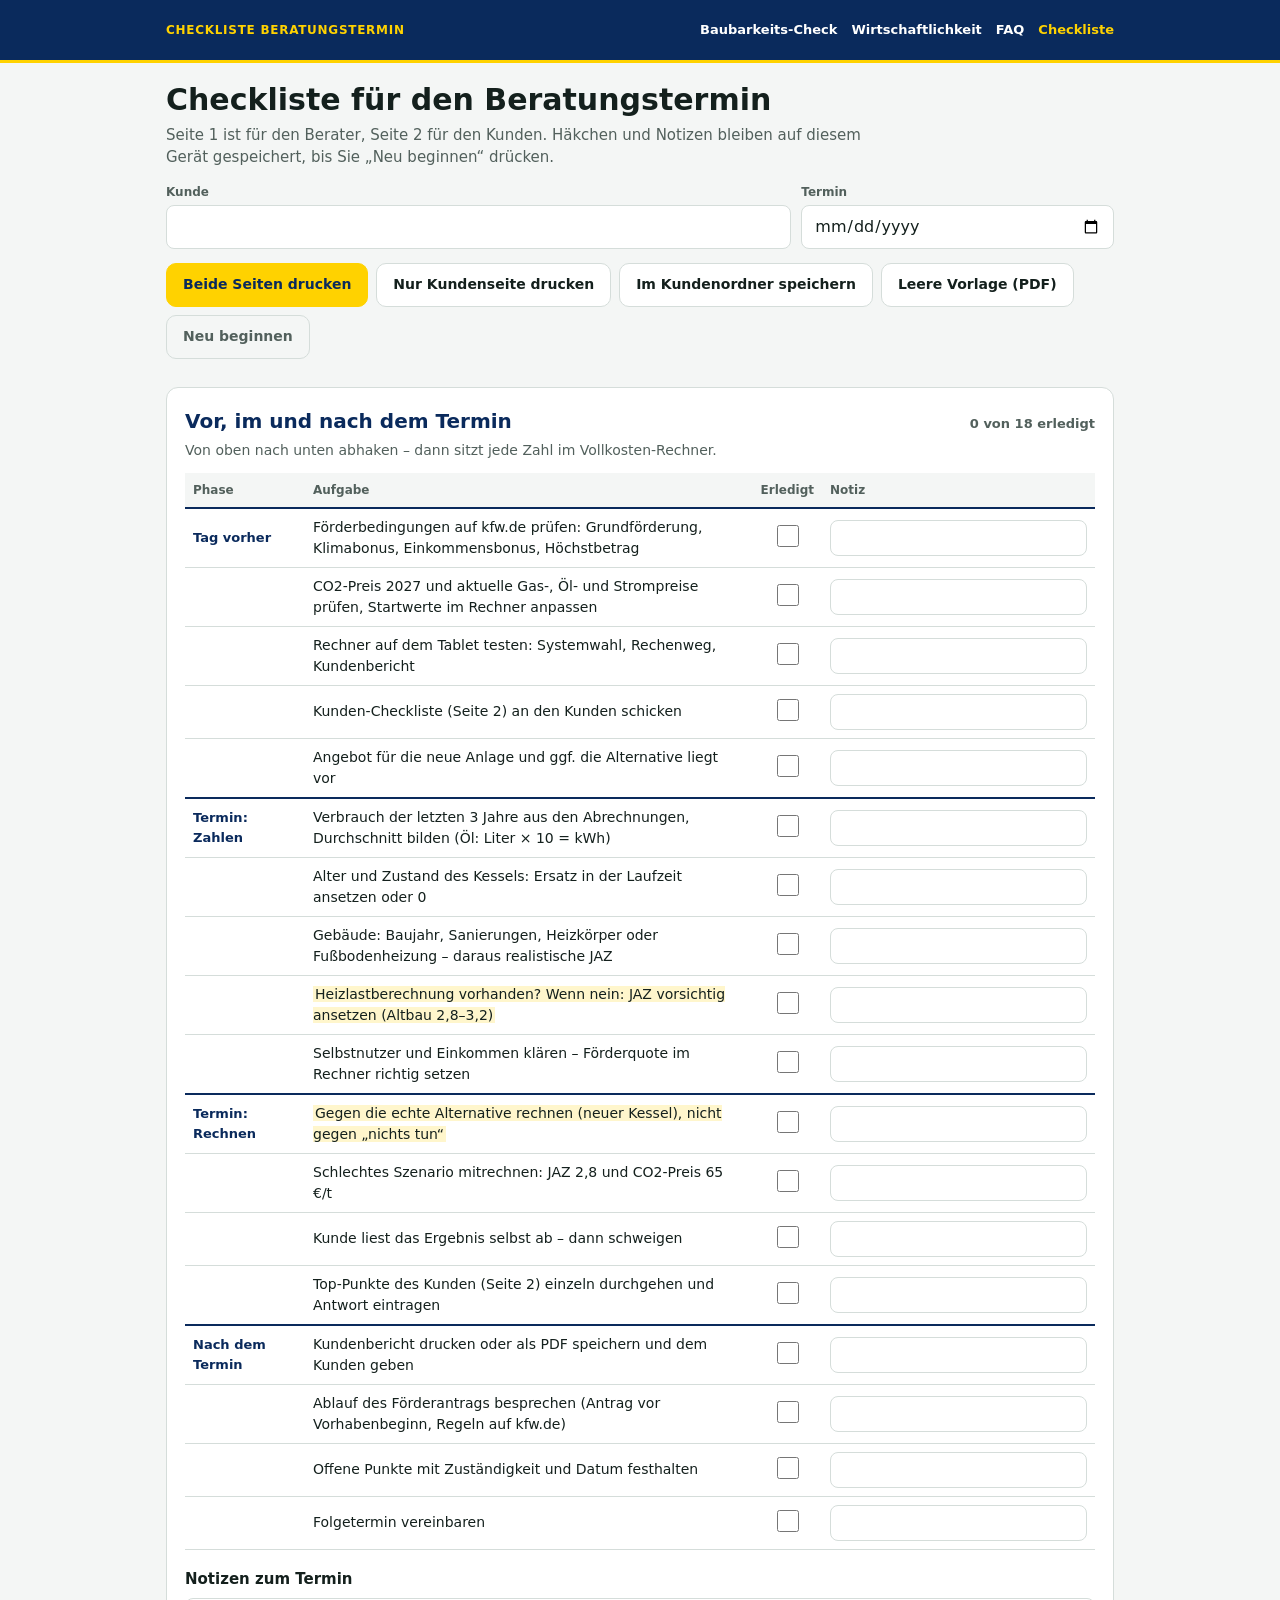
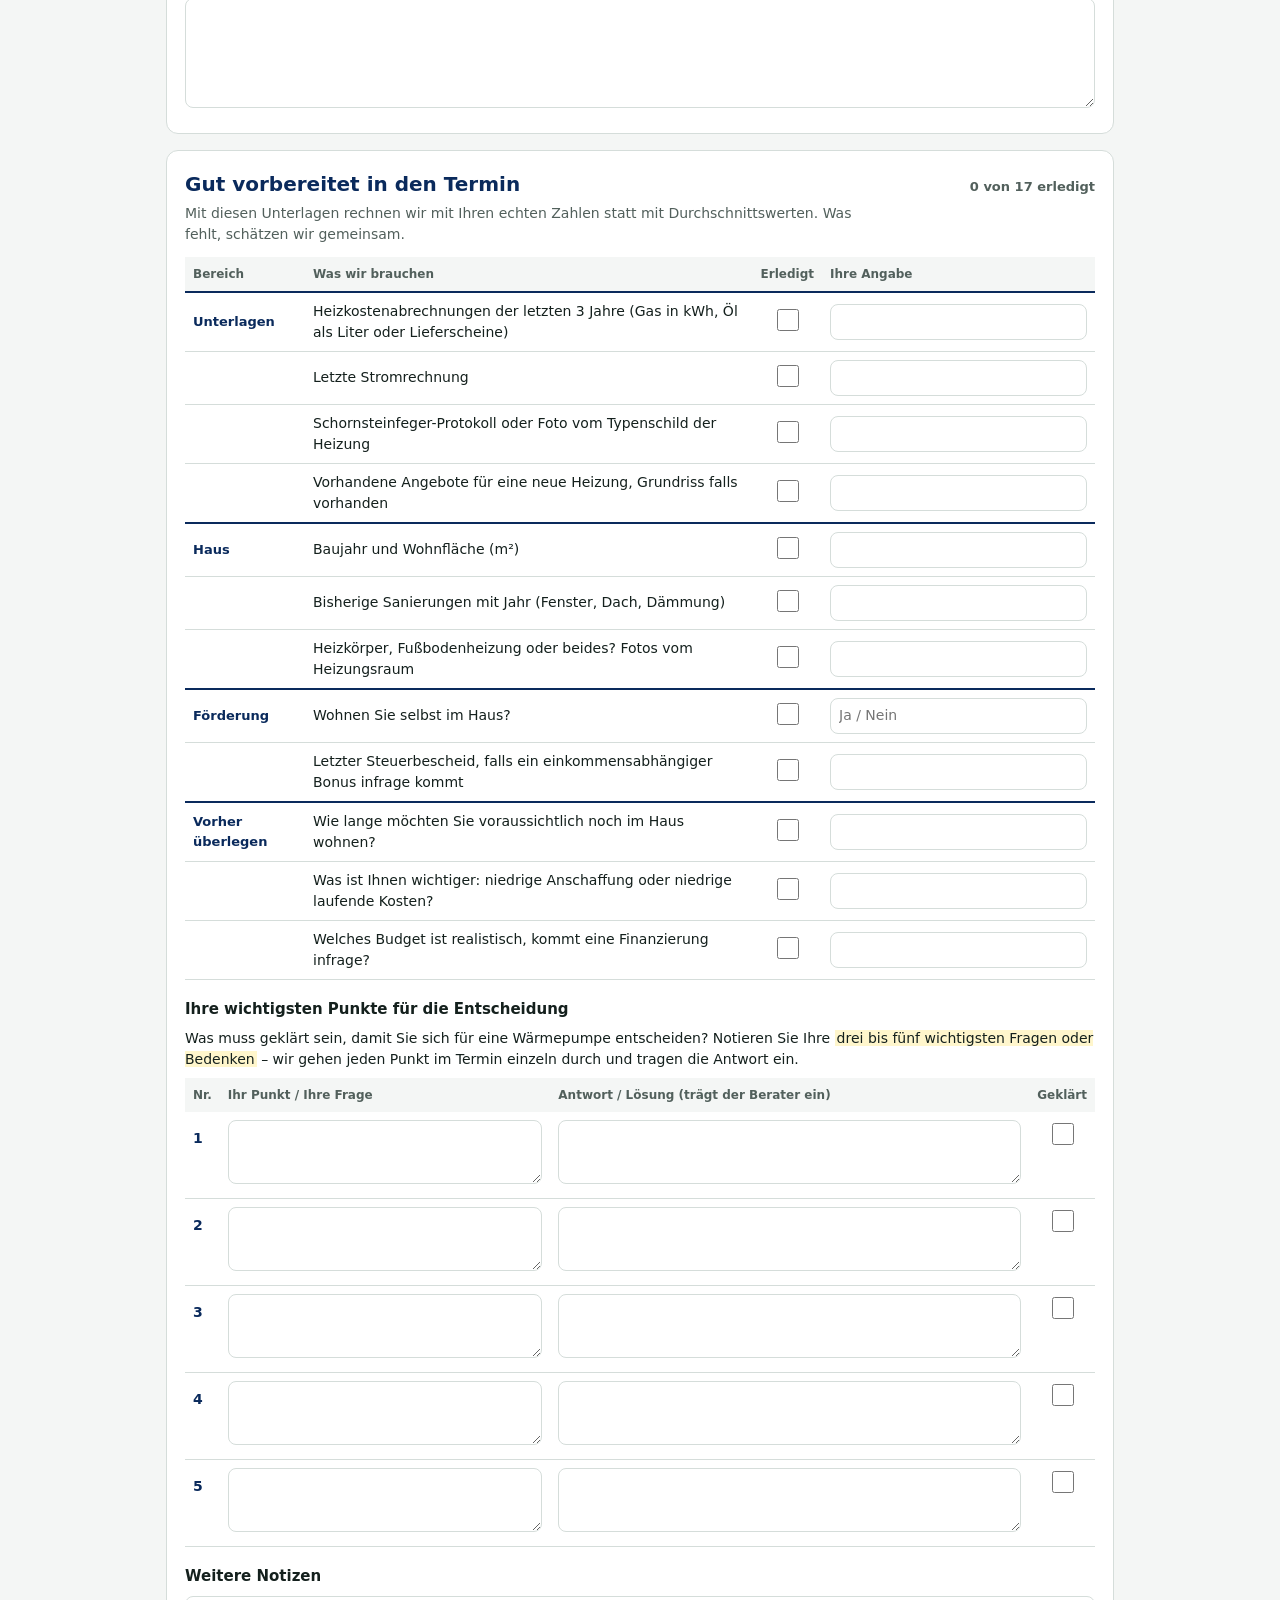
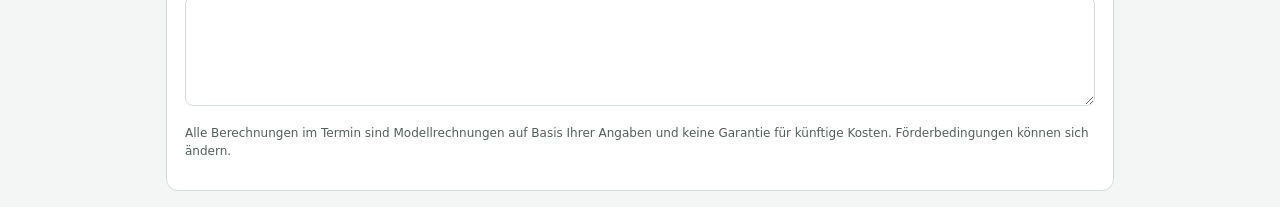
<file: checkliste/index.html>
<!doctype html>
<html lang="de">
<head>
<meta charset="utf-8">
<meta name="viewport" content="width=device-width, initial-scale=1, viewport-fit=cover">
<meta name="theme-color" content="#0A2A5C">
<meta name="robots" content="noindex">
<title>Checkliste Beratungstermin Wärmepumpe</title>
<link rel="canonical" href="https://bau.danielschultes.com/checkliste">
<link rel="icon" href="../icon.svg" type="image/svg+xml">
<style>
/* Design der Baubarkeits-Check-App */
:root {
  --bg: #F4F6F5; --surface: #fff; --text: #14201D; --muted: #52605C; --line: #D5DDDA;
  --accent: #0A2A5C; --accent-dark: #061B3D; --accent-soft: #E9EEF7;
  --yellow: #FFD200; --yellow-hover: #F0C400; --yellow-soft: #FFF6CC; --ok: #1F7A4D;
  color-scheme: light;
}
* { box-sizing: border-box; }
[hidden] { display: none !important; }
html, body { margin: 0; background: var(--bg); color: var(--text); }
body { font: 15px/1.5 Inter, system-ui, -apple-system, "Segoe UI", Roboto, sans-serif; -webkit-text-size-adjust: 100%; }
button { font: inherit; cursor: pointer; }
.wrap { max-width: 980px; margin: 0 auto; padding: 0 16px; }
header.bar { background: var(--accent); border-bottom: 3px solid var(--yellow); }
header.bar .wrap { display: flex; justify-content: space-between; align-items: center; min-height: 60px; gap: 12px; padding-top: env(safe-area-inset-top); }
.kicker { font-size: 12px; font-weight: 600; letter-spacing: .06em; text-transform: uppercase; color: var(--yellow); }
.links { display: flex; gap: 14px; font-size: 13px; font-weight: 600; flex-wrap: wrap; }
.links a { color: #fff; text-decoration: none; }
.links a[aria-current="page"] { color: var(--yellow); }
.intro { padding: 20px 0 8px; }
h1 { margin: 0 0 6px; font-size: clamp(22px, 4vw, 30px); line-height: 1.15; }
.lead { margin: 0; color: var(--muted); max-width: 75ch; }
.meta { display: grid; grid-template-columns: minmax(0, 2fr) minmax(0, 1fr); gap: 10px; margin-top: 14px; }
.f { display: flex; flex-direction: column; gap: 4px; min-width: 0; }
.f > label { font-size: 12px; font-weight: 600; color: var(--muted); }
input[type="text"], input[type="date"], textarea {
  font: inherit; font-size: 16px; color: var(--text); background: #fff; border: 1px solid var(--line);
  border-radius: 8px; padding: 8px 12px; min-height: 44px; width: 100%;
}
textarea { resize: vertical; min-height: 110px; line-height: 1.5; }
input:focus, textarea:focus { outline: 2px solid var(--accent); border-color: var(--accent); }
.toolbar { display: flex; flex-wrap: wrap; gap: 8px; margin: 14px 0 4px; }
.btn { min-height: 44px; padding: 0 16px; border-radius: 10px; border: 1px solid var(--line); background: #fff; font-size: 14px; font-weight: 600; color: var(--text); display: inline-flex; align-items: center; justify-content: center; gap: 6px; text-decoration: none; }
.btn.primary { background: var(--yellow); border-color: var(--yellow); color: var(--accent); }
.btn.primary:hover { background: var(--yellow-hover); }
.btn.ghost { background: transparent; color: var(--muted); }
.tabs { display: none; gap: 6px; margin: 12px 0 0; }
.tabs button { flex: 1; min-height: 44px; border: 1px solid var(--line); border-radius: 8px; background: #fff; font-weight: 600; color: var(--muted); }
.tabs button[aria-selected="true"] { background: var(--accent); border-color: var(--accent); color: #fff; }
.page { background: #fff; border: 1px solid var(--line); border-radius: 12px; padding: 18px; margin: 16px 0; }
.page-head { display: flex; justify-content: space-between; align-items: baseline; gap: 12px; flex-wrap: wrap; }
h2 { margin: 0; font-size: 20px; color: var(--accent); }
.progress { font-size: 13px; font-weight: 600; color: var(--muted); }
.progress.done { color: var(--ok); }
.page > .lead { margin: 4px 0 12px; font-size: 14px; }
h3 { margin: 18px 0 8px; font-size: 15px; }
table { width: 100%; border-collapse: collapse; font-size: 14px; }
th { text-align: left; font-size: 12px; font-weight: 600; color: var(--muted); background: var(--bg); padding: 8px; }
td { padding: 8px; border-bottom: 1px solid var(--line); vertical-align: middle; }
tr.group td { border-top: 2px solid var(--accent); }
td.phase { width: 120px; font-weight: 700; color: var(--accent); font-size: 13px; }
td.chk, th.chk { width: 64px; text-align: center; }
td.note { width: 30%; }
td.note input { min-height: 36px; padding: 4px 8px; font-size: 14px; }
mark { background: var(--yellow-soft); color: inherit; padding: 0 2px; }
input[type="checkbox"] { width: 22px; height: 22px; accent-color: var(--accent); cursor: pointer; }
tr.checked td.task { color: var(--muted); text-decoration: line-through; }
.top td { vertical-align: top; }
.top td.nr { width: 32px; font-weight: 700; color: var(--accent); padding-top: 16px; }
.top textarea { min-height: 64px; font-size: 14px; }
.hint { font-size: 14px; margin: 0 0 8px; }
.foot { font-size: 12px; color: var(--muted); margin-top: 12px; }
dialog { border: 0; border-radius: 14px; padding: 0; width: min(520px, calc(100vw - 24px)); max-height: calc(100vh - 40px); box-shadow: 0 16px 48px rgba(0,0,0,.25); color: var(--text); }
dialog::backdrop { background: rgba(10, 20, 30, .45); }
.dlg { display: flex; flex-direction: column; gap: 12px; padding: 18px; max-height: calc(100vh - 40px); }
.dlg h2 { font-size: 18px; }
.kunden { overflow: auto; max-height: 46vh; border: 1px solid var(--line); border-radius: 10px; }
.kunden label { display: flex; gap: 10px; align-items: flex-start; padding: 10px 12px; border-bottom: 1px solid var(--line); cursor: pointer; }
.kunden label:last-child { border-bottom: 0; }
.kunden label:has(input:checked) { background: var(--accent-soft); }
.kunden input { margin-top: 3px; accent-color: var(--accent); width: 18px; height: 18px; }
.kunden .t { font-weight: 600; }
.kunden .s { font-size: 12px; color: var(--muted); }
.kunden .tag { font-size: 11px; font-weight: 700; color: var(--muted); border: 1px solid var(--line); border-radius: 6px; padding: 0 5px; margin-left: 6px; }
.msg { font-size: 14px; border-radius: 8px; padding: 10px 12px; }
.msg.err { background: #FDEBDD; color: #8A3A06; }
.msg.ok { background: #E3F3EA; color: #1F5C3B; }
.msg a { color: inherit; font-weight: 700; }
.dlg .row { display: flex; gap: 8px; justify-content: flex-end; flex-wrap: wrap; }
.print-only { display: none; }

@media (max-width: 680px) {
  .meta { grid-template-columns: minmax(0, 1fr); }
  .tabs { display: flex; }
  .page:not(.active) { display: none; }
  td.phase, table.list th:first-child { display: none; }
  header.bar .wrap { flex-direction: column; align-items: flex-start; justify-content: center; gap: 2px; padding-top: 8px; padding-bottom: 8px; }
  tr.group td { border-top: 1px solid var(--line); }
  tr.group td.task::before { content: attr(data-phase); display: block; font-size: 11px; font-weight: 700; text-transform: uppercase; letter-spacing: .04em; color: var(--accent); text-decoration: none; }
  td.note { width: 34%; }
  .top, .top tbody, .top tr, .top td { display: block; width: 100%; }
  .top thead { display: none; }
  .top tr { border: 1px solid var(--line); border-radius: 10px; padding: 8px; margin-bottom: 10px; }
  .top td { border: 0; padding: 4px; }
  .top td.nr { padding-top: 4px; }
  .top td[data-label]::before { content: attr(data-label); display: block; font-size: 12px; font-weight: 600; color: var(--muted); }
}

/* ---------- Druck: Seite 1 Berater, Seite 2 Kunde ---------- */
@page { size: A4; margin: 14mm 13mm 12mm; }
@media print {
  html, body { background: #fff; }
  body { font-size: 9.5pt; -webkit-print-color-adjust: exact; print-color-adjust: exact; }
  .no-print, header.bar, .intro, .tabs, dialog { display: none !important; }
  .print-only { display: block; }
  .wrap { max-width: none; padding: 0; }
  .page { display: block !important; border: 0; border-radius: 0; padding: 0; margin: 0; }
  .page + .page { break-before: page; page-break-before: always; }
  body.print-kunde #berater { display: none !important; }
  body.print-kunde #kunde { break-before: auto; page-break-before: auto; }
  .print-head { display: flex; justify-content: space-between; align-items: flex-end; background: #0A2A5C; color: #fff; padding: 8pt 10pt; margin-bottom: 8pt; border-bottom: 3pt solid #FFD200; }
  .print-head strong { font-size: 13pt; }
  .print-head span { font-size: 9pt; }
  h2 { font-size: 13pt; }
  .notes { break-inside: avoid; }
  h3 { margin: 7pt 0 3pt; font-size: 10.5pt; break-after: avoid; }
  .page > .lead { font-size: 8.5pt; margin-bottom: 5pt; }
  .progress { display: none; }
  table { font-size: 8.5pt; }
  th { padding: 3pt 4pt; }
  td { padding: 1.6pt 4pt; }
  .hint { font-size: 8.5pt; margin-bottom: 4pt; }
  td.note input { height: 13pt; }
  tr { break-inside: avoid; }
  td.phase { width: 70pt; font-size: 8.5pt; }
  td.chk, th.chk { width: 40pt; }
  input[type="checkbox"] { width: 10pt; height: 10pt; margin: 0; }
  tr.checked td.task { text-decoration: none; color: inherit; }
  td.note input, .top textarea, textarea, input[type="text"] { border: 0; border-bottom: 0.6pt solid #B8B8B8; border-radius: 0; min-height: 0; padding: 1pt 2pt; font-size: 8.5pt; background: transparent; }
  .top textarea { border: 0.6pt solid #B8B8B8; min-height: 24pt; height: 24pt; resize: none; overflow: hidden; }
  .notes textarea { border: 0.6pt solid #B8B8B8; resize: none; overflow: hidden;
    background-image: repeating-linear-gradient(transparent 0 17pt, #D5DDDA 17pt 17.6pt); }
  #berater .notes textarea { height: 100pt; }
  #kunde .notes textarea { height: 40pt; }
  .foot { font-size: 7pt; }
}
</style>
</head>
<body>
<header class="bar"><div class="wrap">
  <span class="kicker">Checkliste Beratungstermin</span>
  <nav class="links" aria-label="Weitere Seiten"><a href="../">Baubarkeits-Check</a><a href="../wirtschaftlichkeit/">Wirtschaftlichkeit</a><a href="../faq/">FAQ</a><a href="./" aria-current="page">Checkliste</a></nav>
</div></header>

<div class="wrap">
  <section class="intro">
    <h1>Checkliste für den Beratungstermin</h1>
    <p class="lead">Seite 1 ist für den Berater, Seite 2 für den Kunden. Häkchen und Notizen bleiben auf diesem Gerät gespeichert, bis Sie „Neu beginnen“ drücken.</p>
    <div class="meta">
      <div class="f"><label for="kunde_name">Kunde</label><input type="text" id="kunde_name" data-save autocomplete="off"></div>
      <div class="f"><label for="termin">Termin</label><input type="date" id="termin" data-save></div>
    </div>
    <div class="toolbar no-print">
      <button type="button" class="btn primary" id="printAll">Beide Seiten drucken</button>
      <button type="button" class="btn" id="printKunde">Nur Kundenseite drucken</button>
      <button type="button" class="btn" id="saveFolder">Im Kundenordner speichern</button>
      <a class="btn" href="Checklisten_Heizungsberatung.pdf" download>Leere Vorlage (PDF)</a>
      <button type="button" class="btn ghost" id="reset">Neu beginnen</button>
    </div>
    <div class="tabs no-print" role="tablist">
      <button type="button" role="tab" aria-selected="true" data-tab="berater">Berater</button>
      <button type="button" role="tab" aria-selected="false" data-tab="kunde">Kunde</button>
    </div>
  </section>

  <!-- ===================== Seite 1: Berater ===================== -->
  <section class="page active" id="berater">
    <div class="print-only print-head"><strong>Heizungsberatung – Checkliste Berater</strong><span class="ph-meta"></span></div>
    <div class="page-head"><h2>Vor, im und nach dem Termin</h2><span class="progress" data-for="berater"></span></div>
    <p class="lead">Von oben nach unten abhaken – dann sitzt jede Zahl im Vollkosten-Rechner.</p>
    <table class="list" data-list="b">
      <thead><tr><th>Phase</th><th>Aufgabe</th><th class="chk">Erledigt</th><th>Notiz</th></tr></thead>
      <tbody></tbody>
    </table>
    <div class="notes"><h3>Notizen zum Termin</h3><textarea id="notiz_berater" data-save aria-label="Notizen zum Termin"></textarea></div>
  </section>

  <!-- ===================== Seite 2: Kunde ===================== -->
  <section class="page" id="kunde">
    <div class="print-only print-head"><strong>Ihre Checkliste für den Beratungstermin</strong><span class="ph-meta"></span></div>
    <div class="page-head"><h2>Gut vorbereitet in den Termin</h2><span class="progress" data-for="kunde"></span></div>
    <p class="lead">Mit diesen Unterlagen rechnen wir mit Ihren echten Zahlen statt mit Durchschnittswerten. Was fehlt, schätzen wir gemeinsam.</p>
    <table class="list" data-list="k">
      <thead><tr><th>Bereich</th><th>Was wir brauchen</th><th class="chk">Erledigt</th><th>Ihre Angabe</th></tr></thead>
      <tbody></tbody>
    </table>

    <h3>Ihre wichtigsten Punkte für die Entscheidung</h3>
    <p class="hint">Was muss geklärt sein, damit Sie sich für eine Wärmepumpe entscheiden? Notieren Sie Ihre <mark>drei bis fünf wichtigsten Fragen oder Bedenken</mark> – wir gehen jeden Punkt im Termin einzeln durch und tragen die Antwort ein.</p>
    <table class="top">
      <thead><tr><th>Nr.</th><th>Ihr Punkt / Ihre Frage</th><th>Antwort / Lösung (trägt der Berater ein)</th><th class="chk">Geklärt</th></tr></thead>
      <tbody></tbody>
    </table>
    <div class="notes"><h3>Weitere Notizen</h3><textarea id="notiz_kunde" data-save aria-label="Weitere Notizen"></textarea></div>
    <p class="foot">Alle Berechnungen im Termin sind Modellrechnungen auf Basis Ihrer Angaben und keine Garantie für künftige Kosten. Förderbedingungen können sich ändern.</p>
  </section>
</div>

<dialog id="saveDlg" aria-labelledby="saveTitle">
  <form method="dialog" class="dlg" id="saveForm">
    <h2 id="saveTitle">Im Kundenordner speichern</h2>
    <p class="help" style="margin:0">Die Checkliste wird als PDF (beide Seiten) im Ordner des Kunden aus dem Baubarkeits-Check abgelegt. Erneutes Speichern ersetzt die vorige Fassung.</p>
    <input type="text" id="kSearch" placeholder="Kunde suchen …" autocomplete="off" aria-label="Kunde suchen">
    <div class="kunden" id="kList" role="radiogroup" aria-label="Kundenordner"></div>
    <div class="msg" id="saveMsg" hidden></div>
    <div class="row">
      <button type="button" class="btn ghost" id="saveCancel">Schließen</button>
      <button type="submit" class="btn primary" id="saveGo" value="save">Speichern</button>
    </div>
  </form>
</dialog>

<script>
(() => {
  const B = [
    ['Tag vorher', 'Förderbedingungen auf kfw.de prüfen: Grundförderung, Klimabonus, Einkommensbonus, Höchstbetrag'],
    ['', 'CO2-Preis 2027 und aktuelle Gas-, Öl- und Strompreise prüfen, Startwerte im Rechner anpassen'],
    ['', 'Rechner auf dem Tablet testen: Systemwahl, Rechenweg, Kundenbericht'],
    ['', 'Kunden-Checkliste (Seite 2) an den Kunden schicken'],
    ['', 'Angebot für die neue Anlage und ggf. die Alternative liegt vor'],
    ['Termin: Zahlen', 'Verbrauch der letzten 3 Jahre aus den Abrechnungen, Durchschnitt bilden (Öl: Liter × 10 = kWh)'],
    ['', 'Alter und Zustand des Kessels: Ersatz in der Laufzeit ansetzen oder 0'],
    ['', 'Gebäude: Baujahr, Sanierungen, Heizkörper oder Fußbodenheizung – daraus realistische JAZ'],
    ['', '<mark>Heizlastberechnung vorhanden? Wenn nein: JAZ vorsichtig ansetzen (Altbau 2,8–3,2)</mark>'],
    ['', 'Selbstnutzer und Einkommen klären – Förderquote im Rechner richtig setzen'],
    ['Termin: Rechnen', '<mark>Gegen die echte Alternative rechnen (neuer Kessel), nicht gegen „nichts tun“</mark>'],
    ['', 'Schlechtes Szenario mitrechnen: JAZ 2,8 und CO2-Preis 65 €/t'],
    ['', 'Kunde liest das Ergebnis selbst ab – dann schweigen'],
    ['', 'Top-Punkte des Kunden (Seite 2) einzeln durchgehen und Antwort eintragen'],
    ['Nach dem Termin', 'Kundenbericht drucken oder als PDF speichern und dem Kunden geben'],
    ['', 'Ablauf des Förderantrags besprechen (Antrag vor Vorhabenbeginn, Regeln auf kfw.de)'],
    ['', 'Offene Punkte mit Zuständigkeit und Datum festhalten'],
    ['', 'Folgetermin vereinbaren'],
  ];
  const K = [
    ['Unterlagen', 'Heizkostenabrechnungen der letzten 3 Jahre (Gas in kWh, Öl als Liter oder Lieferscheine)'],
    ['', 'Letzte Stromrechnung'],
    ['', 'Schornsteinfeger-Protokoll oder Foto vom Typenschild der Heizung'],
    ['', 'Vorhandene Angebote für eine neue Heizung, Grundriss falls vorhanden'],
    ['Haus', 'Baujahr und Wohnfläche (m²)'],
    ['', 'Bisherige Sanierungen mit Jahr (Fenster, Dach, Dämmung)'],
    ['', 'Heizkörper, Fußbodenheizung oder beides? Fotos vom Heizungsraum'],
    ['Förderung', 'Wohnen Sie selbst im Haus?', 'Ja / Nein'],
    ['', 'Letzter Steuerbescheid, falls ein einkommensabhängiger Bonus infrage kommt'],
    ['Vorher überlegen', 'Wie lange möchten Sie voraussichtlich noch im Haus wohnen?'],
    ['', 'Was ist Ihnen wichtiger: niedrige Anschaffung oder niedrige laufende Kosten?'],
    ['', 'Welches Budget ist realistisch, kommt eine Finanzierung infrage?'],
  ];
  const KEY = 'checkliste-beratung-v1';
  let state = {};
  try { state = JSON.parse(localStorage.getItem(KEY) || '{}') || {}; } catch (e) { state = {}; }
  const save = () => { try { localStorage.setItem(KEY, JSON.stringify(state)); } catch (e) { /* Speicher nicht verfügbar */ } };
  const strip = (h) => h.replace(/<[^>]+>/g, '');

  function buildList(prefix, rows) {
    const tb = document.querySelector(`table[data-list="${prefix}"] tbody`);
    let phase = '';
    tb.innerHTML = rows.map(([ph, task, ph2], i) => {
      if (ph) phase = ph;
      const id = `${prefix}${i}`;
      return `<tr class="${ph ? 'group' : ''}" data-row="${id}">
        <td class="phase">${ph}</td>
        <td class="task" data-phase="${ph}"><label for="c_${id}">${task}</label></td>
        <td class="chk"><input type="checkbox" id="c_${id}" data-save aria-label="${strip(task)}"></td>
        <td class="note"><input type="text" id="n_${id}" data-save placeholder="${ph2 || ''}" aria-label="Notiz: ${strip(task)}"></td>
      </tr>`;
    }).join('');
  }
  buildList('b', B);
  buildList('k', K);
  document.querySelector('table.top tbody').innerHTML = [1, 2, 3, 4, 5].map((i) => `<tr>
      <td class="nr">${i}</td>
      <td data-label="Ihr Punkt / Ihre Frage"><textarea id="punkt_${i}" data-save rows="2" aria-label="Punkt ${i}"></textarea></td>
      <td data-label="Antwort / Lösung"><textarea id="antwort_${i}" data-save rows="2" aria-label="Antwort zu Punkt ${i}"></textarea></td>
      <td class="chk"><input type="checkbox" id="geklaert_${i}" data-save aria-label="Punkt ${i} geklärt"></td>
    </tr>`).join('');

  const fields = [...document.querySelectorAll('[data-save]')];
  function refresh() {
    document.querySelectorAll('tr[data-row]').forEach((tr) => {
      tr.classList.toggle('checked', tr.querySelector('input[type=checkbox]').checked);
    });
    for (const sec of ['berater', 'kunde']) {
      const boxes = [...document.querySelectorAll(`#${sec} input[type=checkbox]`)];
      const done = boxes.filter((b) => b.checked).length;
      const el = document.querySelector(`.progress[data-for="${sec}"]`);
      el.textContent = `${done} von ${boxes.length} erledigt`;
      el.classList.toggle('done', done === boxes.length);
    }
    const name = document.getElementById('kunde_name').value.trim();
    const d = document.getElementById('termin').value;
    const dd = d ? d.split('-').reverse().join('.') : '';
    document.querySelectorAll('.ph-meta').forEach((s) => {
      s.textContent = `Kunde: ${name || '______________________'}   ·   Termin: ${dd || '___________'}`;
    });
  }
  fields.forEach((el) => {
    if (el.id in state) { if (el.type === 'checkbox') el.checked = !!state[el.id]; else el.value = state[el.id]; }
    el.addEventListener(el.type === 'checkbox' ? 'change' : 'input', () => {
      state[el.id] = el.type === 'checkbox' ? el.checked : el.value; save(); refresh();
    });
  });
  refresh();

  document.querySelectorAll('.tabs button').forEach((b) => b.addEventListener('click', () => {
    document.querySelectorAll('.tabs button').forEach((x) => x.setAttribute('aria-selected', String(x === b)));
    document.querySelectorAll('.page').forEach((p) => p.classList.toggle('active', p.id === b.dataset.tab));
  }));
  document.getElementById('printAll').addEventListener('click', () => { document.body.classList.remove('print-kunde'); window.print(); });
  document.getElementById('printKunde').addEventListener('click', () => { document.body.classList.add('print-kunde'); window.print(); });
  window.addEventListener('afterprint', () => document.body.classList.remove('print-kunde'));
  document.getElementById('reset').addEventListener('click', () => {
    if (!confirm('Alle Häkchen und Notizen dieser Checkliste löschen?')) return;
    state = {}; save();
    fields.forEach((el) => { if (el.type === 'checkbox') el.checked = false; else el.value = ''; });
    refresh();
  });
  /* ---------- Im Kundenordner (Baubarkeits-Check) speichern ---------- */
  const API = '../api.php?p=';
  const dlg = document.getElementById('saveDlg');
  const kList = document.getElementById('kList');
  const kSearch = document.getElementById('kSearch');
  const msg = document.getElementById('saveMsg');
  const goBtn = document.getElementById('saveGo');
  let kunden = [];
  const escH = (t) => String(t).replace(/[&<>"]/g, (c) => ({ '&': '&amp;', '<': '&lt;', '>': '&gt;', '"': '&quot;' }[c]));
  const fmtD = (d) => (/^\d{4}-\d{2}-\d{2}$/.test(d) ? d.split('-').reverse().join('.') : d);
  function showMsg(kind, html) { msg.className = 'msg ' + kind; msg.innerHTML = html; msg.hidden = false; }

  function renderKunden() {
    const q = kSearch.value.trim().toLowerCase();
    const list = kunden.filter((k) => !q || `${k.name} ${k.number} ${k.address}`.toLowerCase().includes(q));
    kList.innerHTML = list.length ? list.map((k) => `<label>
        <input type="radio" name="kid" value="${escH(k.id)}" ${state._kundeId === k.id ? 'checked' : ''}>
        <span><span class="t">${escH(k.name || 'Ohne Namen')}</span>${k.archived ? '<span class="tag">Archiv</span>' : ''}
        <span class="s" style="display:block">${escH([k.number, k.address, fmtD(k.date)].filter(Boolean).join(' · '))}</span></span>
      </label>`).join('') : '<p class="help" style="padding:12px;margin:0">Kein passender Kunde. Legen Sie ihn zuerst im Baubarkeits-Check an.</p>';
  }

  async function openSave() {
    msg.hidden = true; goBtn.disabled = true; kList.innerHTML = '<p class="help" style="padding:12px;margin:0">Kunden werden geladen …</p>';
    if (typeof dlg.showModal === 'function') dlg.showModal(); else dlg.setAttribute('open', '');
    try {
      const res = await fetch(API + 'kunden', { credentials: 'same-origin' });
      if (res.status === 401) {
        kList.innerHTML = '';
        showMsg('err', 'Bitte zuerst im <a href="../">Baubarkeits-Check</a> anmelden, dann diese Seite neu laden.');
        return;
      }
      if (!res.ok) throw new Error((await res.json().catch(() => ({}))).error || res.statusText);
      kunden = (await res.json()).sort((a, b) => (a.archived - b.archived) || String(b.updatedAt).localeCompare(String(a.updatedAt)));
      if (!state._kundeId) {
        const n = document.getElementById('kunde_name').value.trim().toLowerCase();
        const hit = n && kunden.find((k) => k.name.trim().toLowerCase() === n);
        if (hit) state._kundeId = hit.id;
      }
      kSearch.value = '';
      renderKunden();
      goBtn.disabled = false;
    } catch (e) {
      kList.innerHTML = '';
      showMsg('err', 'Kunden konnten nicht geladen werden: ' + escH(e.message || e) + '. Sind Sie online?');
    }
  }

  function collect() {
    const rows = (prefix, list) => { let ph = ''; return list.map(([p, task], i) => {
      if (p) ph = p;
      return { phase: p, text: strip(task), mark: task.includes('<mark>'),
        checked: document.getElementById(`c_${prefix}${i}`).checked, note: document.getElementById(`n_${prefix}${i}`).value };
    }); };
    return {
      kunde: document.getElementById('kunde_name').value, termin: document.getElementById('termin').value,
      berater: rows('b', B), kunde_liste: rows('k', K),
      top: [1, 2, 3, 4, 5].map((i) => ({ punkt: document.getElementById(`punkt_${i}`).value,
        antwort: document.getElementById(`antwort_${i}`).value, geklaert: document.getElementById(`geklaert_${i}`).checked })),
      notizBerater: document.getElementById('notiz_berater').value, notizKunde: document.getElementById('notiz_kunde').value,
    };
  }

  async function doSave(ev) {
    ev.preventDefault();
    const sel = kList.querySelector('input[name=kid]:checked');
    if (!sel) { showMsg('err', 'Bitte einen Kunden auswählen.'); return; }
    const k = kunden.find((x) => x.id === sel.value);
    state._kundeId = k.id;
    const nameEl = document.getElementById('kunde_name'), dateEl = document.getElementById('termin');
    if (!nameEl.value.trim()) { nameEl.value = k.name; state.kunde_name = k.name; }
    if (!dateEl.value && /^\d{4}-\d{2}-\d{2}$/.test(k.date)) { dateEl.value = k.date; state.termin = k.date; }
    save(); refresh();
    goBtn.disabled = true; goBtn.textContent = 'Speichere …';
    try {
      const res = await fetch(API + 'checks/' + encodeURIComponent(k.id) + '/checkliste', {
        method: 'POST', credentials: 'same-origin', headers: { 'Content-Type': 'application/json' }, body: JSON.stringify(collect()),
      });
      const out = await res.json().catch(() => ({}));
      if (!res.ok) throw new Error(res.status === 401 ? 'Anmeldung abgelaufen – bitte im Baubarkeits-Check neu anmelden' : out.error || res.statusText);
      showMsg('ok', `Gespeichert in <b>${escH(out.folder)}</b> als ${escH(out.file)}. <a href="${API}checks/${encodeURIComponent(k.id)}/checkliste.pdf" target="_blank" rel="noopener">PDF öffnen</a>`);
    } catch (e) {
      showMsg('err', 'Speichern fehlgeschlagen: ' + escH(e.message || e));
    } finally { goBtn.disabled = false; goBtn.textContent = 'Speichern'; }
  }

  document.getElementById('saveFolder').addEventListener('click', openSave);
  document.getElementById('saveCancel').addEventListener('click', () => dlg.close ? dlg.close() : dlg.removeAttribute('open'));
  document.getElementById('saveForm').addEventListener('submit', doSave);
  kSearch.addEventListener('input', renderKunden);
  kList.addEventListener('change', () => { msg.hidden = true; });
})();
</script>
</body>
</html>
</file>
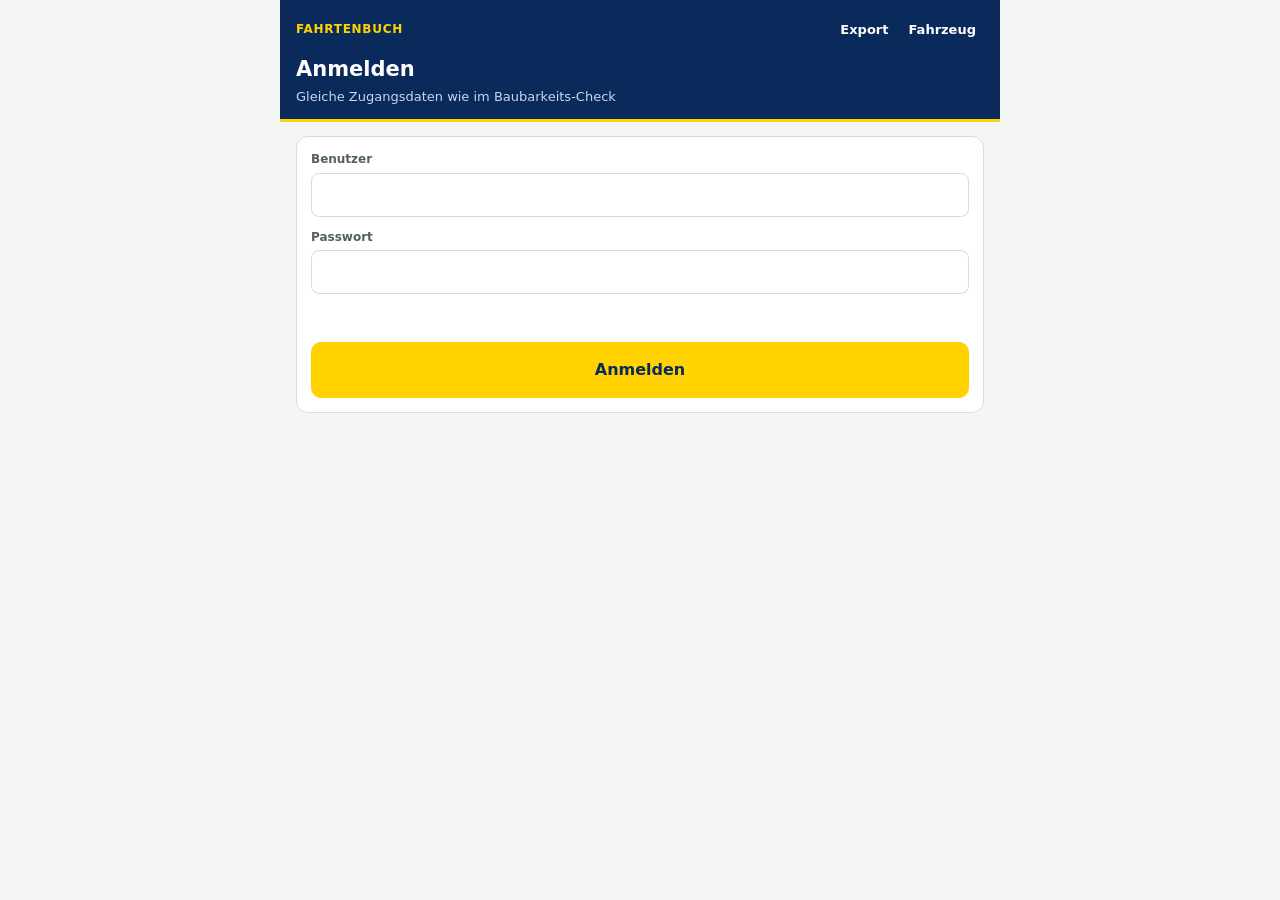
<file: fahrtenbuch/index.html>
<!doctype html>
<html lang="de">
<head>
<meta charset="utf-8">
<meta name="viewport" content="width=device-width, initial-scale=1, viewport-fit=cover">
<meta name="theme-color" content="#0A2A5C">
<meta name="robots" content="noindex">
<title>Fahrtenbuch</title>
<link rel="icon" href="../icon.svg" type="image/svg+xml">
<style>
:root {
  --bg: #F4F6F5; --surface: #fff; --text: #14201D; --muted: #52605C; --line: #D5DDDA;
  --accent: #0A2A5C; --accent-soft: #E9EEF7; --yellow: #FFD200; --yellow-hover: #F0C400; --yellow-soft: #FFF6CC;
  --warn-soft: #FDEBDD; --warn-ink: #8A3A06; --ok: #15803D; --ok-soft: #DCFCE7;
  --c-business: #0A2A5C; --c-private: #9AA8A4; --c-commute: #3E63A8;
  color-scheme: light;
}
* { box-sizing: border-box; }
[hidden] { display: none !important; }
html, body { margin: 0; background: var(--bg); color: var(--text); }
body { font: 15px/1.45 Inter, system-ui, -apple-system, "Segoe UI", Roboto, sans-serif; -webkit-text-size-adjust: 100%; }
button { font: inherit; cursor: pointer; }
#app { max-width: 720px; margin: 0 auto; min-height: 100vh; min-height: 100dvh; display: flex; flex-direction: column; }
header.bar { position: sticky; top: 0; z-index: 5; background: var(--accent); color: #fff; border-bottom: 3px solid var(--yellow); padding: calc(10px + env(safe-area-inset-top)) 16px 12px; display: flex; flex-direction: column; gap: 4px; }
.bar-top { display: flex; align-items: center; justify-content: space-between; gap: 8px; min-height: 40px; }
.kicker { font-size: 12px; font-weight: 600; letter-spacing: .06em; text-transform: uppercase; color: var(--yellow); }
h1 { margin: 0; font-size: 21px; }
h2 { margin: 0; font-size: 15px; }
.bar .sub { color: #C9D6EE; font-size: 13px; margin: 0; }
.icon-btn { width: 44px; height: 44px; margin-left: -10px; display: inline-flex; align-items: center; justify-content: center; border: 0; background: none; color: #fff; border-radius: 8px; }
.top-links { display: flex; gap: 4px; }
.top-links button { border: 0; background: none; color: #fff; font-size: 13px; font-weight: 600; padding: 8px; border-radius: 8px; min-height: 40px; }
main { flex: 1; padding: 14px 16px 28px; display: flex; flex-direction: column; gap: 12px; }
.card { background: #fff; border: 1px solid var(--line); border-radius: 12px; padding: 14px; display: flex; flex-direction: column; gap: 12px; }
.card.running { border: 2px solid var(--yellow); background: var(--yellow-soft); }
.row { display: flex; align-items: center; justify-content: space-between; gap: 8px; }
.grid2 { display: grid; grid-template-columns: repeat(2, minmax(0, 1fr)); gap: 10px; }
.grid3 { display: grid; grid-template-columns: repeat(3, minmax(0, 1fr)); gap: 8px; }
.field { display: flex; flex-direction: column; gap: 4px; min-width: 0; }
.field label, .lbl { font-size: 12px; font-weight: 600; color: var(--muted); }
.req::after { content: " *"; color: var(--warn-ink); }
input, textarea, select { font: inherit; font-size: 16px; color: var(--text); background: #fff; border: 1px solid var(--line); border-radius: 8px; padding: 0 12px; min-height: 44px; width: 100%; min-width: 0; }
textarea { padding: 10px 12px; min-height: 64px; resize: vertical; }
input:focus, textarea:focus, select:focus { outline: 2px solid var(--accent); border-color: var(--accent); }
input[readonly] { background: var(--bg); }
.help { font-size: 12px; color: var(--muted); }
.btn { display: inline-flex; align-items: center; justify-content: center; gap: 6px; min-height: 44px; padding: 0 14px; border-radius: 10px; border: 1px solid var(--line); background: #fff; color: var(--text); font-size: 14px; font-weight: 600; text-decoration: none; }
.btn.primary { background: var(--yellow); border-color: var(--yellow); color: var(--accent); }
.btn.primary:hover { background: var(--yellow-hover); }
.btn.blue { background: var(--accent); border-color: var(--accent); color: #fff; }
.btn.big { min-height: 56px; font-size: 16px; }
.btn.small { min-height: 36px; font-size: 13px; padding: 0 10px; }
.btn.danger { color: #9F1D1D; }
.btn:disabled { opacity: .5; cursor: default; }
.actions { display: flex; gap: 10px; flex-wrap: wrap; }
.actions .btn { flex: 1; }
.seg { display: grid; grid-template-columns: repeat(3, minmax(0, 1fr)); gap: 6px; }
.seg button { min-height: 44px; border: 1px solid var(--line); border-radius: 8px; background: #fff; font-size: 13px; font-weight: 600; color: var(--muted); padding: 0 4px; }
.seg button[aria-pressed="true"] { background: var(--accent); border-color: var(--accent); color: #fff; }
.hint { display: flex; gap: 8px; align-items: flex-start; border-radius: 8px; padding: 10px 12px; font-size: 13px; }
.hint.info { background: var(--accent-soft); color: var(--accent); }
.hint.warn { background: var(--warn-soft); color: var(--warn-ink); }
.hint.ok { background: var(--ok-soft); color: #14532D; }
.stats { display: grid; grid-template-columns: repeat(4, minmax(0, 1fr)); gap: 8px; }
.stat { border-radius: 10px; padding: 10px; background: var(--bg); }
.stat b { display: block; font-size: 18px; font-variant-numeric: tabular-nums; }
.stat span { font-size: 11px; color: var(--muted); }
.stat.total { background: var(--accent); color: #fff; }
.stat.total span { color: #C9D6EE; }
@media (max-width: 420px) { .stats { grid-template-columns: repeat(2, minmax(0, 1fr)); } }
.bar-split { display: flex; height: 8px; border-radius: 4px; overflow: hidden; background: var(--line); }
.list { display: flex; flex-direction: column; }
.day { font-size: 12px; font-weight: 700; color: var(--muted); padding: 10px 0 4px; text-transform: uppercase; letter-spacing: .04em; }
.trip { display: flex; gap: 10px; align-items: center; padding: 10px 0; border-bottom: 1px solid #EEF1F0; color: inherit; text-decoration: none; background: none; border-left: 0; border-right: 0; border-top: 0; text-align: left; width: 100%; }
.trip:last-child { border-bottom: 0; }
.trip .dot { width: 10px; height: 10px; border-radius: 50%; flex-shrink: 0; }
.trip .grow { flex: 1; min-width: 0; display: flex; flex-direction: column; }
.trip > * { min-width: 0; }
.trip .t1 { display: block; font-weight: 600; font-size: 14px; white-space: nowrap; overflow: hidden; text-overflow: ellipsis; }
.trip .t2 { display: block; font-size: 12px; color: var(--muted); white-space: nowrap; overflow: hidden; text-overflow: ellipsis; }
.trip .km { font-weight: 700; font-variant-numeric: tabular-nums; white-space: nowrap; }
.trip.cancelled .t1, .trip.cancelled .km { text-decoration: line-through; color: var(--muted); }
.tag { font-size: 11px; font-weight: 700; padding: 2px 6px; border-radius: 999px; background: var(--bg); color: var(--muted); }
.tag.warn { background: var(--warn-soft); color: var(--warn-ink); }
.big-num { font-size: 32px; font-weight: 800; font-variant-numeric: tabular-nums; line-height: 1; }
.kv { display: grid; grid-template-columns: 140px 1fr; gap: 6px 10px; font-size: 14px; }
.kv dt { color: var(--muted); }
.kv dd { margin: 0; font-weight: 600; }
.hist { border-left: 3px solid var(--line); padding-left: 10px; font-size: 13px; display: flex; flex-direction: column; gap: 2px; }
.hist.cancel { border-color: #9F1D1D; }
.hist.correct { border-color: var(--yellow); }
#toast { position: fixed; left: 50%; bottom: calc(24px + env(safe-area-inset-bottom)); transform: translateX(-50%); background: var(--text); color: #fff; padding: 10px 14px; border-radius: 10px; font-size: 14px; max-width: calc(100% - 32px); z-index: 20; }
dialog.sheet { border: 0; border-radius: 16px 16px 0 0; padding: 20px 16px calc(20px + env(safe-area-inset-bottom)); margin: auto auto 0; width: 100%; max-width: 640px; }
dialog.sheet::backdrop { background: rgba(20, 32, 29, .45); }
dialog.sheet form { display: flex; flex-direction: column; gap: 12px; }
</style>
</head>
<body>
<div id="app"></div>
<div id="toast" role="status" hidden></div>
<script>
(function () {
  'use strict';
  const $app = document.getElementById('app');
  const TYPES = { business: 'Dienstlich', private: 'Privat', commute: 'Wohnung–Arbeit' };
  const COLORS = { business: 'var(--c-business)', private: 'var(--c-private)', commute: 'var(--c-commute)' };
  const esc = (v) => String(v ?? '').replace(/[&<>"']/g, (c) => ({ '&': '&amp;', '<': '&lt;', '>': '&gt;', '"': '&quot;', "'": '&#39;' })[c]);
  const nf = new Intl.NumberFormat('de-DE');
  const pad = (n) => String(n).padStart(2, '0');
  const today = () => { const d = new Date(); return `${d.getFullYear()}-${pad(d.getMonth() + 1)}-${pad(d.getDate())}`; };
  const nowTime = () => { const d = new Date(); return `${pad(d.getHours())}:${pad(d.getMinutes())}`; };
  const fmtDate = (iso) => { const m = String(iso).match(/^(\d{4})-(\d{2})-(\d{2})/); return m ? `${m[3]}.${m[2]}.${m[1]}` : iso; };
  const fmtTs = (iso) => (iso ? new Date(iso).toLocaleString('de-DE', { day: '2-digit', month: '2-digit', year: 'numeric', hour: '2-digit', minute: '2-digit' }) : '');
  const uid = () => Array.from(crypto.getRandomValues(new Uint8Array(12)), (b) => b.toString(16).padStart(2, '0')).join('');
  const intVal = (s) => { const n = parseInt(String(s).replace(/\D/g, ''), 10); return Number.isFinite(n) ? n : null; };
  const store = {
    get(k, d) { try { const v = localStorage.getItem('fb-' + k); return v ? JSON.parse(v) : d; } catch (_) { return d; } },
    set(k, v) { try { v === undefined ? localStorage.removeItem('fb-' + k) : localStorage.setItem('fb-' + k, JSON.stringify(v)); } catch (_) { /* ignore */ } },
  };
  function toast(msg, ms = 2800) {
    const t = document.getElementById('toast');
    t.textContent = msg; t.hidden = false;
    clearTimeout(toast.t); toast.t = setTimeout(() => (t.hidden = true), ms);
  }

  // ---------------------------------------------------------------- server
  let state = { vehicle: {}, trips: [], verify: null, user: null };
  let customers = [];
  async function api(route, opts = {}, query = '') {
    const r = await fetch(`api.php?p=${route}${query}`, { credentials: 'same-origin', ...opts });
    const data = await r.json().catch(() => ({}));
    if (r.status === 401) { state.user = null; viewLogin(); throw Object.assign(new Error('Bitte anmelden'), { status: 401 }); }
    if (!r.ok) throw Object.assign(new Error(data.error || `HTTP ${r.status}`), { status: r.status });
    return data;
  }
  const post = (route, body) => api(route, { method: 'POST', headers: { 'Content-Type': 'application/json' }, body: JSON.stringify(body) });

  async function load() {
    const s = await api('state');
    state = s;
    api('customers').then((c) => (customers = c)).catch(() => {});
  }

  // Offline: new trips wait on the device and are sent later (with the time they were entered).
  const queue = () => store.get('queue', []);
  async function flushQueue() {
    const q = queue();
    if (!q.length || !navigator.onLine) return;
    const rest = [];
    for (const item of q) {
      try { await post('trips', item); } catch (e) { if (!e.status || e.status >= 500 || e.status === 401) rest.push(item); else toast('Fahrt nicht gespeichert: ' + e.message, 6000); }
    }
    store.set('queue', rest);
    if (rest.length !== q.length) { await load(); render(); }
  }
  window.addEventListener('online', flushQueue);

  // ---------------------------------------------------------------- helpers on the logbook
  const validTrips = () => state.trips.filter((t) => !t.cancelled);
  function allForChecks() {
    const pending = queue().map((q) => ({ id: q.id, data: q.trip, cancelled: false, pending: true }));
    return [...validTrips(), ...pending];
  }
  function lastEndKm() {
    let max = null;
    for (const t of allForChecks()) if (max === null || t.data.endKm > max) max = t.data.endKm;
    if (max === null && state.vehicle.startKm != null) max = state.vehicle.startKm;
    return max;
  }
  function lastTrip() {
    return allForChecks().sort((a, b) => (a.data.endKm || 0) - (b.data.endKm || 0)).pop();
  }
  /** Gap/overlap check for a km range; ignoreId = trip being corrected. */
  function kmCheck(start, end, ignoreId) {
    const others = allForChecks().filter((t) => t.id !== ignoreId);
    for (const t of others) {
      if (start < t.data.endKm && end > t.data.startKm) return { level: 'error', text: `Überschneidet sich mit der Fahrt vom ${fmtDate(t.data.date)} (${nf.format(t.data.startKm)}–${nf.format(t.data.endKm)} km).` };
    }
    const before = others.filter((t) => t.data.endKm <= start).sort((a, b) => b.data.endKm - a.data.endKm)[0];
    const prevEnd = before ? before.data.endKm : state.vehicle.startKm;
    if (prevEnd != null && start > prevEnd) return { level: 'gap', text: `Lücke: Die vorige Fahrt endete bei ${nf.format(prevEnd)} km, diese beginnt bei ${nf.format(start)} km (${nf.format(start - prevEnd)} km fehlen). Bitte erklären oder die fehlende Fahrt nachtragen.` };
    return null;
  }
  function suggestions() {
    const partners = new Set(), places = new Set(), purposes = new Set();
    for (const t of state.trips) { if (t.data.partner) partners.add(t.data.partner); if (t.data.to) places.add(t.data.to); if (t.data.from) places.add(t.data.from); if (t.data.purpose) purposes.add(t.data.purpose); }
    for (const c of customers) { partners.add(c.name); if (c.address) places.add(c.address); }
    if (state.vehicle.homeAddress) places.add(state.vehicle.homeAddress);
    if (state.vehicle.workAddress) places.add(state.vehicle.workAddress);
    const opt = (s) => [...s].slice(0, 300).map((v) => `<option value="${esc(v)}"></option>`).join('');
    return `<datalist id="dl-partner">${opt(partners)}</datalist><datalist id="dl-place">${opt(places)}</datalist><datalist id="dl-purpose">${opt(purposes)}</datalist>`;
  }

  // ---------------------------------------------------------------- GPS recording (while the page is open)
  let gps = null;
  const R = 6371;
  const hav = (a, b) => { const dLa = (b.lat - a.lat) * Math.PI / 180, dLo = (b.lng - a.lng) * Math.PI / 180; const x = Math.sin(dLa / 2) ** 2 + Math.cos(a.lat * Math.PI / 180) * Math.cos(b.lat * Math.PI / 180) * Math.sin(dLo / 2) ** 2; return 2 * R * Math.asin(Math.sqrt(x)); };
  async function startGps() {
    if (!navigator.geolocation) { toast('GPS wird von diesem Browser nicht unterstützt'); return; }
    stopGps();
    let wake = null;
    try { wake = await navigator.wakeLock.request('screen'); } catch (_) { /* optional */ }
    const id = navigator.geolocation.watchPosition((p) => {
      const run = store.get('running');
      if (!run) return stopGps();
      if (p.coords.accuracy > 60) return; // too imprecise
      const pt = { lat: p.coords.latitude, lng: p.coords.longitude };
      if (run.lastPt) {
        const d = hav(run.lastPt, pt);
        if (d < 0.015) return; // ignore jitter < 15 m
        run.gpsKm = (run.gpsKm || 0) + d;
      } else run.firstPt = pt;
      run.lastPt = pt;
      store.set('running', run);
      const el = document.querySelector('[data-gps-km]');
      if (el) el.textContent = (run.gpsKm || 0).toFixed(1).replace('.', ',') + ' km';
    }, (e) => { if (e.code === 1) toast('GPS ist nicht erlaubt – bitte in den Browser-Einstellungen freigeben', 6000); }, { enableHighAccuracy: true, maximumAge: 5000, timeout: 20000 });
    gps = { id, wake };
  }
  function stopGps() {
    if (!gps) return;
    navigator.geolocation.clearWatch(gps.id);
    if (gps.wake) gps.wake.release().catch(() => {});
    gps = null;
  }
  document.addEventListener('visibilitychange', () => {
    const run = store.get('running');
    if (document.visibilityState === 'visible' && run && run.gps && !gps) startGps();
  });

  // ---------------------------------------------------------------- addresses → km (OpenStreetMap)
  async function geocode(q) {
    const r = await fetch(`https://nominatim.openstreetmap.org/search?format=jsonv2&limit=1&countrycodes=de&accept-language=de&q=${encodeURIComponent(q)}`);
    const d = await r.json();
    if (!d.length) throw new Error(`Adresse nicht gefunden: ${q}`);
    return { lat: +d[0].lat, lng: +d[0].lon };
  }
  async function reverse(pt) {
    try {
      const r = await fetch(`https://nominatim.openstreetmap.org/reverse?format=jsonv2&accept-language=de&lat=${pt.lat}&lon=${pt.lng}`);
      const d = await r.json();
      const a = d.address || {};
      return [[a.road, a.house_number].filter(Boolean).join(' '), [a.postcode, a.city || a.town || a.village].filter(Boolean).join(' ')].filter(Boolean).join(', ');
    } catch (_) { return ''; }
  }
  async function routeKm(from, to) {
    const a = await geocode(from);
    await new Promise((r) => setTimeout(r, 1100)); // Nominatim: max. 1 Anfrage pro Sekunde
    const b = await geocode(to);
    const r = await fetch(`https://router.project-osrm.org/route/v1/driving/${a.lng},${a.lat};${b.lng},${b.lat}?overview=false`);
    const d = await r.json();
    if (d.code !== 'Ok' || !d.routes.length) throw new Error('Keine Route gefunden');
    return Math.round(d.routes[0].distance / 100) / 10;
  }

  // ---------------------------------------------------------------- views
  let month = (() => { const d = new Date(); return `${d.getFullYear()}-${pad(d.getMonth() + 1)}`; })();

  function header(title, sub, back) {
    return `<header class="bar"><div class="bar-top">
      ${back ? `<button class="icon-btn" data-go="#/" aria-label="Zurück"><svg width="22" height="22" viewBox="0 0 24 24" fill="none" stroke="currentColor" stroke-width="2" stroke-linecap="round" stroke-linejoin="round" aria-hidden="true"><path d="M15 18l-6-6 6-6"/></svg></button>` : '<span class="kicker">Fahrtenbuch</span>'}
      <nav class="top-links">${back ? '' : '<button data-go="#/export">Export</button><button data-go="#/settings">Fahrzeug</button>'}</nav></div>
      <h1>${esc(title)}</h1>${sub ? `<p class="sub">${sub}</p>` : ''}</header>`;
  }

  function viewLogin() {
    $app.innerHTML = `${header('Anmelden', 'Gleiche Zugangsdaten wie im Baubarkeits-Check')}
      <main><form class="card" id="login">
        <div class="field"><label for="u">Benutzer</label><input id="u" autocomplete="username" autocapitalize="none" required></div>
        <div class="field"><label for="pw">Passwort</label><input id="pw" type="password" autocomplete="current-password" required></div>
        <p class="help" id="lerr" role="alert"></p>
        <button class="btn primary big" type="submit">Anmelden</button></form></main>`;
    document.getElementById('login').onsubmit = async (e) => {
      e.preventDefault();
      const r = await fetch('../api.php?p=login', { method: 'POST', credentials: 'same-origin', headers: { 'Content-Type': 'application/json' }, body: JSON.stringify({ user: document.getElementById('u').value, password: document.getElementById('pw').value }) });
      if (!r.ok) { document.getElementById('lerr').textContent = (await r.json().catch(() => ({}))).error || 'Anmeldung fehlgeschlagen'; return; }
      await boot();
    };
  }

  function viewHome() {
    const run = store.get('running');
    const v = state.vehicle;
    const inMonth = state.trips.filter((t) => t.data.date.startsWith(month));
    const pend = queue().filter((q) => q.trip.date.startsWith(month));
    const sum = { business: 0, private: 0, commute: 0 };
    inMonth.forEach((t) => { if (!t.cancelled) sum[t.data.type] += t.data.endKm - t.data.startKm; });
    pend.forEach((q) => (sum[q.trip.type] += q.trip.endKm - q.trip.startKm));
    const total = sum.business + sum.private + sum.commute;
    const items = [...inMonth.map((t) => ({ ...t, pending: false })), ...pend.map((q) => ({ id: q.id, data: q.trip, pending: true }))]
      .sort((a, b) => (b.data.date + String(b.data.startKm).padStart(8, '0')).localeCompare(a.data.date + String(a.data.startKm).padStart(8, '0')));
    let lastDay = '';
    const list = items.map((t) => {
      const d = t.data;
      const day = d.date !== lastDay ? `<div class="day">${fmtDate(d.date)}</div>` : '';
      lastDay = d.date;
      const label = d.type === 'business' ? (d.partner || d.to) : d.type === 'commute' ? 'Fahrt Wohnung–Arbeit' : (d.to || 'Privatfahrt');
      return `${day}<button class="trip ${t.cancelled ? 'cancelled' : ''}" ${t.pending ? '' : `data-go="#/trip/${t.id}"`}>
        <span class="dot" style="background:${COLORS[d.type]}" aria-hidden="true"></span>
        <span class="grow"><span class="t1">${esc(label)}</span><span class="t2">${TYPES[d.type]}${d.purpose ? ' · ' + esc(d.purpose) : ''} · ${nf.format(d.startKm)}–${nf.format(d.endKm)}</span></span>
        ${t.pending ? '<span class="tag warn">wartet</span>' : t.cancelled ? '<span class="tag">storniert</span>' : t.changed ? '<span class="tag">geändert</span>' : ''}
        <span class="km">${nf.format(d.endKm - d.startKm)} km</span></button>`;
    }).join('');
    const [y, m] = month.split('-').map(Number);
    const monthName = new Date(y, m - 1, 1).toLocaleDateString('de-DE', { month: 'long', year: 'numeric' });
    const setup = !v.plate || v.startKm == null;
    $app.innerHTML = `${header('Fahrtenbuch', esc([v.plate, v.model].filter(Boolean).join(' · ') || 'Fahrzeug noch nicht eingerichtet'))}
      <main>
        ${setup ? `<div class="hint warn">Bitte zuerst Kennzeichen und km-Stand bei Beginn des Fahrtenbuchs eintragen. <button class="btn small" data-go="#/settings">Fahrzeug einrichten</button></div>` : ''}
        ${run ? `<section class="card running"><div class="row"><h2>Fahrt läuft seit ${esc(run.startTime)} Uhr</h2><span class="tag">${TYPES[run.type]}</span></div>
            <div class="grid2"><div><div class="lbl">km-Stand Beginn</div><div class="big-num">${nf.format(run.startKm)}</div></div>
            ${run.gps ? `<div><div class="lbl">GPS-Strecke</div><div class="big-num" data-gps-km>${(run.gpsKm || 0).toFixed(1).replace('.', ',')} km</div></div>` : ''}</div>
            ${run.gps ? '<p class="help">GPS zeichnet nur auf, solange diese Seite geöffnet ist. Bildschirm bleibt dafür an.</p>' : ''}
            <div class="actions"><button class="btn" data-act="abort-run">Verwerfen</button><button class="btn primary big" data-go="#/end">Fahrt beenden</button></div></section>`
          : `<div class="actions"><button class="btn primary big" data-go="#/start" ${setup ? 'disabled' : ''}>Fahrt starten</button><button class="btn big" data-go="#/new" ${setup ? 'disabled' : ''}>Fahrt nachtragen</button></div>`}
        <section class="card">
          <div class="row"><button class="btn small" data-act="month" data-d="-1" aria-label="Voriger Monat">‹</button><h2>${monthName}</h2><button class="btn small" data-act="month" data-d="1" aria-label="Nächster Monat">›</button></div>
          <div class="stats"><div class="stat total"><b>${nf.format(total)}</b><span>km gesamt</span></div>
            <div class="stat"><b>${nf.format(sum.business)}</b><span>dienstlich</span></div><div class="stat"><b>${nf.format(sum.private)}</b><span>privat</span></div><div class="stat"><b>${nf.format(sum.commute)}</b><span>Wohnung–Arbeit</span></div></div>
          ${total ? `<div class="bar-split" aria-hidden="true">${['business', 'commute', 'private'].map((k) => `<span style="width:${(sum[k] / total) * 100}%;background:${COLORS[k]}"></span>`).join('')}</div>` : ''}
          ${items.length ? `<div class="list">${list}</div>` : '<p class="help">Keine Fahrten in diesem Monat.</p>'}
        </section>
        ${state.verify ? `<div class="hint ${state.verify.ok ? 'ok' : 'warn'}">${state.verify.ok ? `Prüfkette in Ordnung · ${state.verify.count} Einträge unverändert` : 'Achtung: Die Prüfkette ist beschädigt – Einträge wurden außerhalb der App verändert.'}</div>` : ''}
        ${queue().length ? `<div class="hint warn">${queue().length} Fahrt(en) warten auf Verbindung und werden automatisch gespeichert.</div>` : ''}
      </main>`;
  }

  function viewStart() {
    const last = lastTrip();
    const v = state.vehicle;
    const lastEnd = lastEndKm();
    $app.innerHTML = `${header('Fahrt starten', '', true)}
      <main><form class="card" id="f">
        <div class="field"><span class="lbl">Fahrtart</span><div class="seg" id="type">${Object.entries(TYPES).map(([k, l]) => `<button type="button" data-v="${k}" aria-pressed="${k === 'business'}">${l}</button>`).join('')}</div></div>
        <div class="field"><label for="startKm" class="req">km-Stand bei Abfahrt</label><input id="startKm" inputmode="numeric" value="${lastEnd ?? ''}" required><span class="help">Vorbelegt mit dem Ende der letzten Fahrt. Bitte mit dem Tacho vergleichen.</span></div>
        <div class="field"><label for="from">Start</label><input id="from" list="dl-place" value="${esc((last && last.data.to) || v.homeAddress || '')}"></div>
        <label class="row" style="justify-content:flex-start;gap:10px;font-size:14px"><input type="checkbox" id="gps" style="width:22px;min-height:22px" ${store.get('gpsDefault', true) ? 'checked' : ''}> Strecke per GPS aufzeichnen</label>
        <button class="btn primary big" type="submit">Los geht's</button>
      </form>${suggestions()}</main>`;
    let type = 'business';
    document.getElementById('type').onclick = (e) => { const b = e.target.closest('button'); if (!b) return; type = b.dataset.v; [...b.parentElement.children].forEach((x) => x.setAttribute('aria-pressed', x === b)); };
    document.getElementById('f').onsubmit = async (e) => {
      e.preventDefault();
      const startKm = intVal(document.getElementById('startKm').value);
      if (startKm == null) return toast('Bitte km-Stand eintragen');
      const withGps = document.getElementById('gps').checked;
      store.set('gpsDefault', withGps);
      store.set('running', { type, startKm, from: document.getElementById('from').value.trim(), date: today(), startTime: nowTime(), gps: withGps, gpsKm: 0 });
      if (withGps) await startGps();
      location.hash = '#/';
    };
  }

  /** Full trip form: finish a running trip (#/end), add one afterwards (#/new) or correct one (#/correct/id). */
  async function viewForm(mode, tripId) {
    const run = store.get('running');
    const v = state.vehicle;
    const orig = tripId ? state.trips.find((t) => t.id === tripId) : null;
    let d;
    if (mode === 'correct' && orig) d = { ...orig.data };
    else if (mode === 'end' && run) {
      d = { type: run.type, date: run.date, startTime: run.startTime, endTime: nowTime(), startKm: run.startKm, endKm: run.gps && run.gpsKm ? run.startKm + Math.round(run.gpsKm) : '', from: run.from, to: '', purpose: '', partner: '', route: '', gapNote: '', source: run.gps ? 'gps' : 'manual', gpsKm: run.gps ? Math.round(run.gpsKm * 10) / 10 : null };
    } else {
      const last = lastTrip();
      d = { type: 'business', date: today(), startTime: '', endTime: '', startKm: lastEndKm() ?? '', endKm: '', from: (last && last.data.to) || v.homeAddress || '', to: '', purpose: '', partner: '', route: '', gapNote: '', source: 'manual' };
    }
    const title = mode === 'end' ? 'Fahrt beenden' : mode === 'correct' ? `Fahrt Nr. ${orig.no} korrigieren` : 'Fahrt nachtragen';
    $app.innerHTML = `${header(title, mode === 'correct' ? 'Die bisherige Fassung bleibt im Änderungsprotokoll erhalten.' : '', true)}
      <main><form class="card" id="f" novalidate>
        <div class="field"><span class="lbl">Fahrtart</span><div class="seg" id="type">${Object.entries(TYPES).map(([k, l]) => `<button type="button" data-v="${k}" aria-pressed="${k === d.type}">${l}</button>`).join('')}</div></div>
        <div class="grid3">
          <div class="field"><label for="date" class="req">Datum</label><input id="date" type="date" value="${esc(d.date)}"></div>
          <div class="field"><label for="startTime">Abfahrt</label><input id="startTime" type="time" value="${esc(d.startTime)}"></div>
          <div class="field"><label for="endTime">Ankunft</label><input id="endTime" type="time" value="${esc(d.endTime)}"></div>
        </div>
        <div class="grid2">
          <div class="field"><label for="startKm" class="req">km-Stand Beginn</label><input id="startKm" inputmode="numeric" value="${d.startKm ?? ''}"></div>
          <div class="field"><label for="endKm" class="req">km-Stand Ende</label><input id="endKm" inputmode="numeric" value="${d.endKm ?? ''}"></div>
        </div>
        <div class="help" id="kmInfo"></div>
        <div class="field"><label for="from">Start</label><input id="from" list="dl-place" value="${esc(d.from)}"></div>
        <div class="field"><label for="to" id="toLbl">Reiseziel</label><input id="to" list="dl-place" value="${esc(d.to)}" placeholder="Adresse oder Ort"></div>
        <div class="row"><button type="button" class="btn small" id="calc">Strecke berechnen</button><span class="help" id="calcOut">${d.routeKm ? `Route: ${String(d.routeKm).replace('.', ',')} km` : d.gpsKm ? `GPS: ${String(d.gpsKm).replace('.', ',')} km` : ''}</span></div>
        <div data-business>
          <div class="field"><label for="purpose" class="req">Reisezweck</label><input id="purpose" list="dl-purpose" value="${esc(d.purpose)}" placeholder="z. B. Vor-Ort-Termin Baubarkeit"></div>
          <div class="field" style="margin-top:12px"><label for="partner">Besuchter Geschäftspartner</label><input id="partner" list="dl-partner" value="${esc(d.partner)}" placeholder="Name des Kunden / der Firma"></div>
          <div class="field" style="margin-top:12px"><label for="route">Route / Umweg (falls nicht direkt)</label><input id="route" value="${esc(d.route)}"></div>
        </div>
        <div class="field" id="gapBox" hidden><label for="gapNote" class="req">Erklärung zur Lücke</label><input id="gapNote" value="${esc(d.gapNote)}" placeholder="z. B. Privatfahrt am Wochenende vergessen"></div>
        <div id="check"></div>
        ${mode === 'correct' ? '<div class="field"><label for="reason" class="req">Grund der Korrektur</label><input id="reason" placeholder="z. B. Tippfehler im km-Stand"></div>' : ''}
        <button class="btn primary big" type="submit">${mode === 'correct' ? 'Korrektur speichern' : 'Fahrt speichern'}</button>
        <p class="help">Gespeicherte Fahrten lassen sich nicht mehr löschen, nur korrigieren oder stornieren – jeweils mit Grund und Zeitstempel. So erkennt das Finanzamt das Fahrtenbuch an.</p>
      </form>${suggestions()}</main>`;
    let type = d.type;
    const $ = (id) => document.getElementById(id);
    const sync = () => {
      document.querySelector('[data-business]').hidden = type !== 'business';
      $('toLbl').className = type === 'business' ? 'req' : '';
      const s = intVal($('startKm').value), e = intVal($('endKm').value);
      $('kmInfo').textContent = s != null && e != null && e >= s ? `${nf.format(e - s)} km gefahren` : '';
      const c = s != null && e != null ? kmCheck(s, e, tripId) : null;
      $('gapBox').hidden = !(c && c.level === 'gap');
      $('check').innerHTML = c ? `<div class="hint warn">${esc(c.text)}</div>` : '';
    };
    $('type').onclick = (e) => {
      const b = e.target.closest('button'); if (!b) return;
      type = b.dataset.v; [...b.parentElement.children].forEach((x) => x.setAttribute('aria-pressed', x === b));
      if (type === 'commute') {
        if (!$('from').value && v.homeAddress) $('from').value = v.homeAddress;
        if (!$('to').value && v.workAddress) $('to').value = v.workAddress;
        if (!$('endKm').value && v.commuteKm && intVal($('startKm').value) != null) $('endKm').value = intVal($('startKm').value) + Math.round(v.commuteKm);
      }
      sync();
    };
    ['startKm', 'endKm'].forEach((id) => $(id).addEventListener('input', sync));
    // choosing a customer as partner fills in the destination
    $('partner').addEventListener('change', () => { const c = customers.find((x) => x.name === $('partner').value); if (c && c.address && !$('to').value) $('to').value = c.address; });
    sync();
    // finishing a GPS trip: suggest the destination from the last position
    if (mode === 'end' && run && run.lastPt && !d.to) {
      const toEl = $('to');
      reverse(run.lastPt).then((a) => { if (a && toEl.isConnected && !toEl.value) toEl.value = a; });
    }

    let routeVal = d.routeKm || null;
    $('calc').onclick = async () => {
      const from = $('from').value.trim(), to = $('to').value.trim();
      if (!from || !to) return toast('Bitte Start und Ziel eintragen');
      $('calcOut').textContent = 'Wird berechnet …';
      try {
        routeVal = await routeKm(from, to);
        const s = intVal($('startKm').value);
        $('calcOut').innerHTML = `Route: <b>${String(routeVal).replace('.', ',')} km</b>${s != null ? ` <button type="button" class="btn small" id="useRoute">km-Stand Ende = ${nf.format(s + Math.round(routeVal))}</button>` : ''}`;
        const u = $('useRoute'); if (u) u.onclick = () => { $('endKm').value = s + Math.round(routeVal); sync(); };
      } catch (e) { $('calcOut').textContent = e.message; }
    };

    $('f').onsubmit = async (e) => {
      e.preventDefault();
      const trip = {
        type, date: $('date').value, startTime: $('startTime').value, endTime: $('endTime').value,
        startKm: intVal($('startKm').value), endKm: intVal($('endKm').value), from: $('from').value.trim(), to: $('to').value.trim(),
        purpose: type === 'business' ? $('purpose').value.trim() : '', partner: type === 'business' ? $('partner').value.trim() : '',
        route: type === 'business' ? $('route').value.trim() : '', gapNote: $('gapBox').hidden ? '' : $('gapNote').value.trim(),
        source: routeVal ? 'route' : d.source || 'manual', gpsKm: d.gpsKm ?? null, routeKm: routeVal,
      };
      if (!trip.date || trip.startKm == null || trip.endKm == null) return toast('Datum und beide km-Stände sind Pflicht');
      if (trip.endKm < trip.startKm) return toast('km-Stand Ende ist kleiner als Beginn');
      if (type === 'business' && (!trip.to || !trip.purpose)) return toast('Bei Dienstfahrten sind Reiseziel und Reisezweck Pflicht');
      const c = kmCheck(trip.startKm, trip.endKm, tripId);
      if (c && c.level === 'error') return toast(c.text, 6000);
      if (c && c.level === 'gap' && !trip.gapNote) return toast('Bitte die Lücke erklären oder die fehlende Fahrt zuerst nachtragen', 6000);
      try {
        if (mode === 'correct') {
          const reason = $('reason').value.trim();
          if (!reason) return toast('Bitte den Grund der Korrektur angeben');
          await post(`trips/${tripId}/correct`, { trip, reason });
        } else {
          const item = { id: uid(), trip, clientTime: new Date().toISOString() };
          try { await post('trips', item); } catch (err) {
            if (err.status && err.status < 500) throw err;
            store.set('queue', [...queue(), item]); // offline: later
            toast('Offline gespeichert – wird übertragen, sobald Netz da ist', 4000);
          }
          if (mode === 'end') { stopGps(); store.set('running', undefined); }
        }
        await load().catch(() => {});
        location.hash = '#/';
        if (navigator.onLine) toast('Gespeichert');
      } catch (err) { toast(err.message, 5000); }
    };
  }

  function viewTrip(id) {
    const t = state.trips.find((x) => x.id === id);
    if (!t) { location.hash = '#/'; return; }
    const d = t.data;
    const kindText = { create: 'erfasst', correct: 'korrigiert', cancel: 'storniert' };
    $app.innerHTML = `${header(`Fahrt Nr. ${t.no}`, `${fmtDate(d.date)} · ${TYPES[d.type]}${t.cancelled ? ' · STORNIERT' : ''}`, true)}
      <main><section class="card"><dl class="kv">
        <dt>Datum</dt><dd>${fmtDate(d.date)} ${esc([d.startTime, d.endTime].filter(Boolean).join('–'))}</dd>
        <dt>km-Stand</dt><dd>${nf.format(d.startKm)} – ${nf.format(d.endKm)} (${nf.format(d.endKm - d.startKm)} km)</dd>
        <dt>Fahrtart</dt><dd>${TYPES[d.type]}</dd>
        ${d.from ? `<dt>Start</dt><dd>${esc(d.from)}</dd>` : ''}${d.to ? `<dt>Reiseziel</dt><dd>${esc(d.to)}</dd>` : ''}
        ${d.route ? `<dt>Route</dt><dd>${esc(d.route)}</dd>` : ''}${d.purpose ? `<dt>Reisezweck</dt><dd>${esc(d.purpose)}</dd>` : ''}
        ${d.partner ? `<dt>Geschäftspartner</dt><dd>${esc(d.partner)}</dd>` : ''}${d.gapNote ? `<dt>Lücke</dt><dd>${esc(d.gapNote)}</dd>` : ''}
        ${d.gpsKm ? `<dt>GPS-Strecke</dt><dd>${String(d.gpsKm).replace('.', ',')} km</dd>` : ''}${d.routeKm ? `<dt>Routenplaner</dt><dd>${String(d.routeKm).replace('.', ',')} km</dd>` : ''}
        <dt>Erfasst am</dt><dd>${fmtTs(t.createdAt)}</dd></dl></section>
        <section class="card"><h2>Änderungsprotokoll</h2>
          ${t.history.map((h) => `<div class="hist ${h.kind}"><b>Version ${h.version}: ${kindText[h.kind]} am ${fmtTs(h.recordedAt)}</b>${h.reason ? `<span>Grund: ${esc(h.reason)}</span>` : ''}<span class="help">${fmtDate(h.data.date)} · ${nf.format(h.data.startKm)}–${nf.format(h.data.endKm)} km · ${TYPES[h.data.type]}${h.data.to ? ' · ' + esc(h.data.to) : ''}${h.data.purpose ? ' · ' + esc(h.data.purpose) : ''}</span></div>`).join('')}
        </section>
        ${t.cancelled ? '' : `<div class="actions"><button class="btn danger" data-act="cancel" data-id="${t.id}">Stornieren</button><button class="btn blue" data-go="#/correct/${t.id}">Korrigieren</button></div>`}
      </main>`;
  }

  function viewExport() {
    const y = new Date().getFullYear();
    const presets = [[`${y}-01-01`, `${y}-12-31`, `Jahr ${y}`], [`${y - 1}-01-01`, `${y - 1}-12-31`, `Jahr ${y - 1}`], [`${month}-01`, `${month}-31`, 'Angezeigter Monat']];
    $app.innerHTML = `${header('Export', 'Für Steuerberater und Finanzamt', true)}
      <main><section class="card">
        <div class="seg" id="pre">${presets.map(([f, t, l], i) => `<button type="button" data-f="${f}" data-t="${t}" aria-pressed="${i === 0}">${l}</button>`).join('')}</div>
        <div class="grid2"><div class="field"><label for="from">Von</label><input id="from" type="date" value="${presets[0][0]}"></div><div class="field"><label for="to">Bis</label><input id="to" type="date" value="${presets[0][1]}"></div></div>
        <div class="actions"><button class="btn primary big" data-act="export" data-fmt="pdf">PDF</button><button class="btn big" data-act="export" data-fmt="csv">CSV (Excel)</button></div>
        <p class="help">Das PDF enthält alle Fahrten mit Pflichtangaben, die km-Auswertung (dienstlich/privat/Wohnung–Arbeit), stornierte Fahrten durchgestrichen und das vollständige Änderungsprotokoll mit Prüfsumme.</p>
      </section>
      ${state.verify ? `<div class="hint ${state.verify.ok ? 'ok' : 'warn'}">Prüfkette ${state.verify.ok ? 'in Ordnung' : 'beschädigt'} · Prüfsumme ${esc(state.verify.last.slice(0, 16))}…</div>` : ''}</main>`;
    document.getElementById('pre').onclick = (e) => { const b = e.target.closest('button'); if (!b) return; document.getElementById('from').value = b.dataset.f; document.getElementById('to').value = b.dataset.t; [...b.parentElement.children].forEach((x) => x.setAttribute('aria-pressed', x === b)); };
  }

  function viewSettings() {
    const v = state.vehicle;
    const locked = state.trips.length > 0;
    $app.innerHTML = `${header('Fahrzeug', 'Angaben für den Kopf des Fahrtenbuchs', true)}
      <main><form class="card" id="f">
        <div class="grid2"><div class="field"><label for="plate" class="req">Kennzeichen</label><input id="plate" value="${esc(v.plate)}" placeholder="z. B. B-DS 123" autocapitalize="characters"></div>
        <div class="field"><label for="model">Fahrzeug</label><input id="model" value="${esc(v.model)}" placeholder="Marke / Modell"></div></div>
        <div class="field"><label for="driver">Fahrer / Halter</label><input id="driver" value="${esc(v.driver)}"></div>
        <div class="field"><label for="startKm" class="req">km-Stand bei Beginn des Fahrtenbuchs</label><input id="startKm" inputmode="numeric" value="${v.startKm ?? ''}" ${locked ? 'readonly' : ''}>${locked ? '<span class="help">Nach der ersten Fahrt nicht mehr änderbar.</span>' : ''}</div>
        <div class="field"><label for="homeAddress">Wohnung</label><input id="homeAddress" value="${esc(v.homeAddress)}"></div>
        <div class="field"><label for="workAddress">Erste Tätigkeitsstätte</label><input id="workAddress" value="${esc(v.workAddress)}"><span class="help">Für Fahrten Wohnung–Arbeit; leer lassen, wenn es keine gibt.</span></div>
        <div class="field"><label for="commuteKm">Entfernung Wohnung–Arbeit (einfach, km)</label><input id="commuteKm" inputmode="decimal" value="${v.commuteKm ?? ''}"></div>
        <button class="btn primary big" type="submit">Speichern</button>
      </form></main>`;
    document.getElementById('f').onsubmit = async (e) => {
      e.preventDefault();
      const g = (id) => document.getElementById(id).value;
      if (!g('plate').trim() || intVal(g('startKm')) == null) return toast('Kennzeichen und km-Stand sind Pflicht');
      try {
        const r = await post('vehicle', { plate: g('plate'), model: g('model'), driver: g('driver'), startKm: g('startKm'), homeAddress: g('homeAddress'), workAddress: g('workAddress'), commuteKm: g('commuteKm') });
        state.vehicle = r.vehicle; toast('Gespeichert'); location.hash = '#/';
      } catch (err) { toast(err.message, 5000); }
    };
  }

  function askReason(title, okText) {
    return new Promise((resolve) => {
      const d = document.createElement('dialog');
      d.className = 'sheet';
      d.innerHTML = `<form method="dialog"><h2>${esc(title)}</h2><div class="field"><label for="rs" class="req">Grund</label><input id="rs" required></div>
        <div class="actions"><button class="btn" value="cancel" formnovalidate>Abbrechen</button><button class="btn primary" value="ok">${esc(okText)}</button></div></form>`;
      document.body.appendChild(d);
      d.addEventListener('close', () => { resolve(d.returnValue === 'ok' ? d.querySelector('#rs').value.trim() : null); d.remove(); });
      d.showModal();
    });
  }

  // ---------------------------------------------------------------- routing & events
  function render() {
    if (!state.user) return viewLogin();
    const h = location.hash || '#/';
    let m;
    if (h === '#/start') return store.get('running') ? (location.hash = '#/') : viewStart();
    if (h === '#/end') return store.get('running') ? viewForm('end') : (location.hash = '#/');
    if (h === '#/new') return viewForm('new');
    if ((m = h.match(/^#\/correct\/([a-f0-9]+)$/))) return viewForm('correct', m[1]);
    if ((m = h.match(/^#\/trip\/([a-f0-9]+)$/))) return viewTrip(m[1]);
    if (h === '#/export') return viewExport();
    if (h === '#/settings') return viewSettings();
    viewHome();
    window.scrollTo(0, 0);
  }
  window.addEventListener('hashchange', render);
  $app.addEventListener('click', async (e) => {
    const go = e.target.closest('[data-go]');
    if (go && !go.disabled) { location.hash = go.dataset.go; return; }
    const b = e.target.closest('[data-act]');
    if (!b) return;
    const a = b.dataset.act;
    if (a === 'month') {
      const [y, m] = month.split('-').map(Number);
      const d = new Date(y, m - 1 + Number(b.dataset.d), 1);
      month = `${d.getFullYear()}-${pad(d.getMonth() + 1)}`;
      viewHome();
    } else if (a === 'abort-run') {
      if (!confirm('Laufende Fahrt verwerfen? Es wird nichts gespeichert.')) return;
      stopGps(); store.set('running', undefined); viewHome();
    } else if (a === 'cancel') {
      const reason = await askReason('Fahrt stornieren', 'Stornieren');
      if (!reason) return;
      try { await post(`trips/${b.dataset.id}/cancel`, { reason }); await load(); toast('Storniert – bleibt im Fahrtenbuch sichtbar'); render(); } catch (err) { toast(err.message, 5000); }
    } else if (a === 'export') {
      const f = document.getElementById('from').value, t = document.getElementById('to').value;
      window.open(`api.php?p=export.${b.dataset.fmt}&from=${f}&to=${t}`, '_blank');
    }
  });

  async function boot() {
    try { await load(); } catch (e) { if (e.status === 401) return; toast('Server nicht erreichbar – laufende Fahrt und Offline-Einträge bleiben auf dem Gerät', 5000); state.user = state.user || 'offline'; }
    const run = store.get('running');
    if (run && run.gps) startGps();
    flushQueue();
    render();
  }
  boot();
})();
</script>
</body>
</html>
</file>
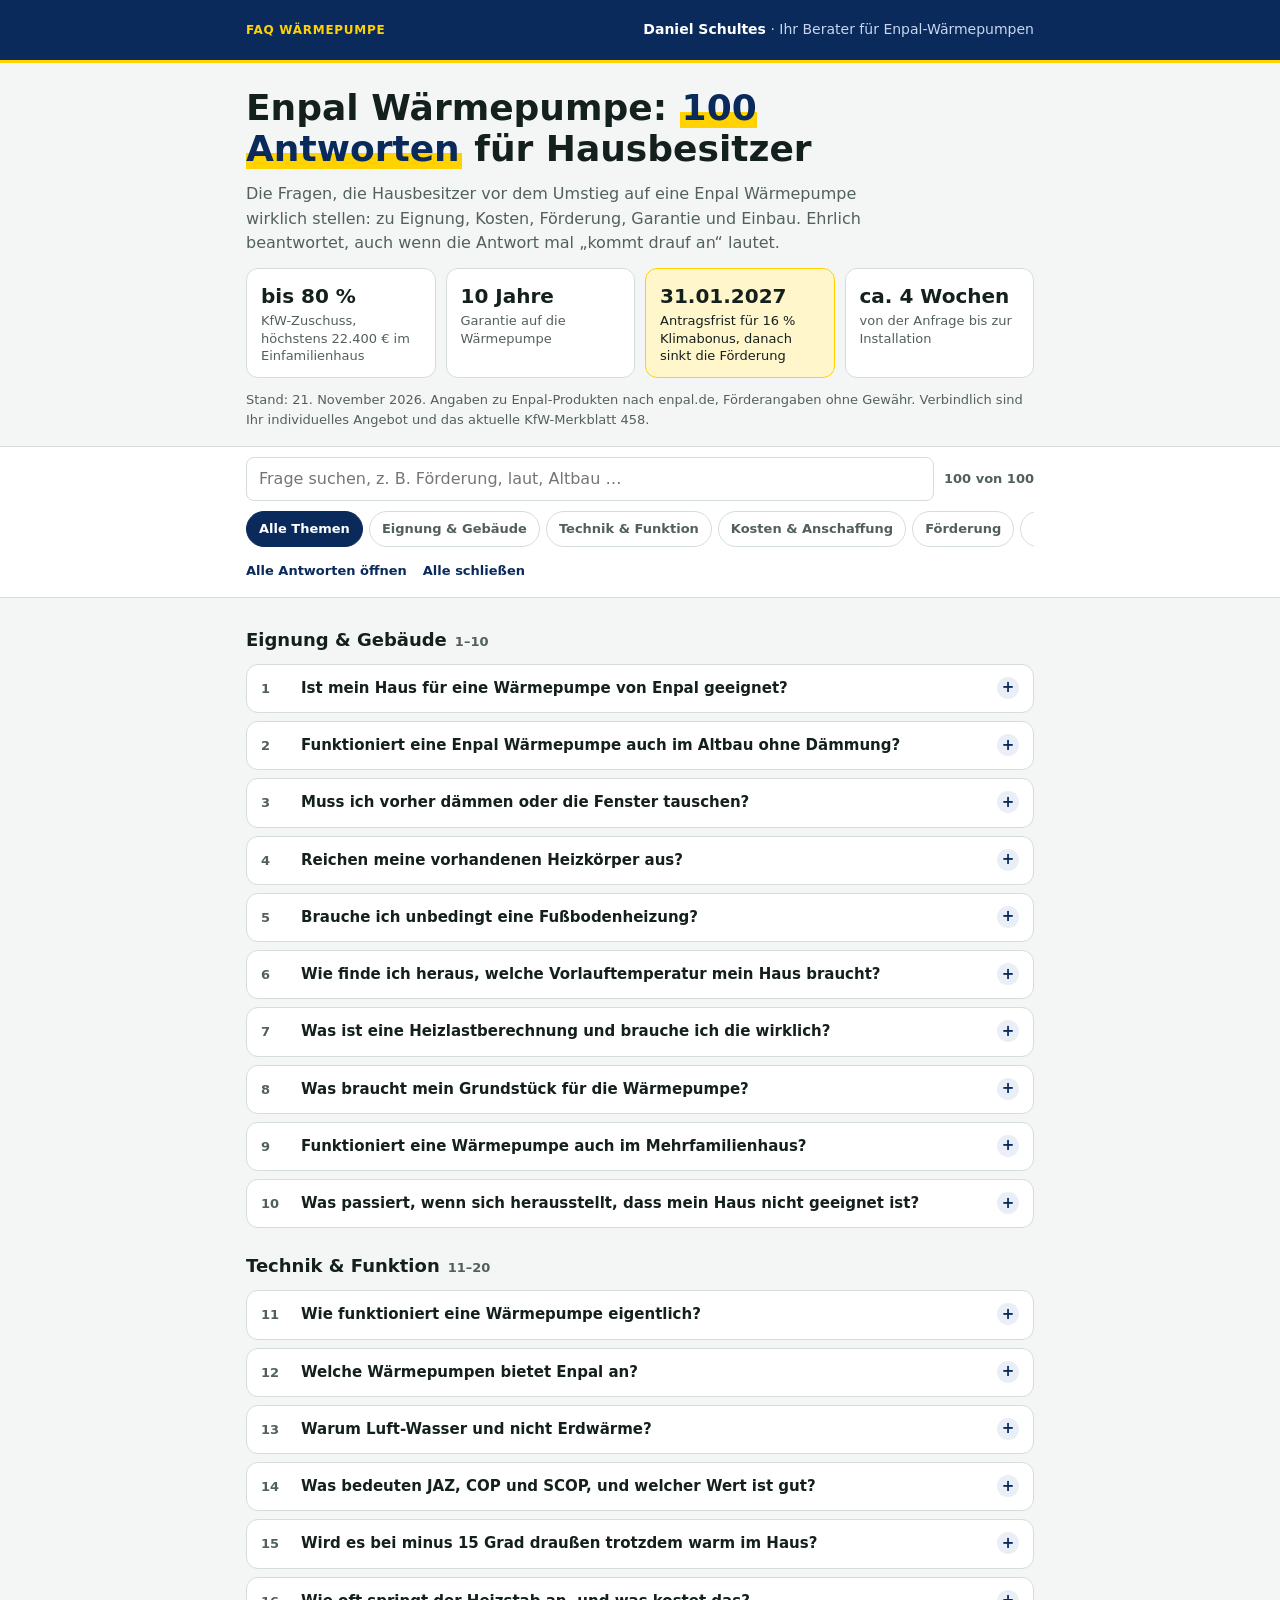
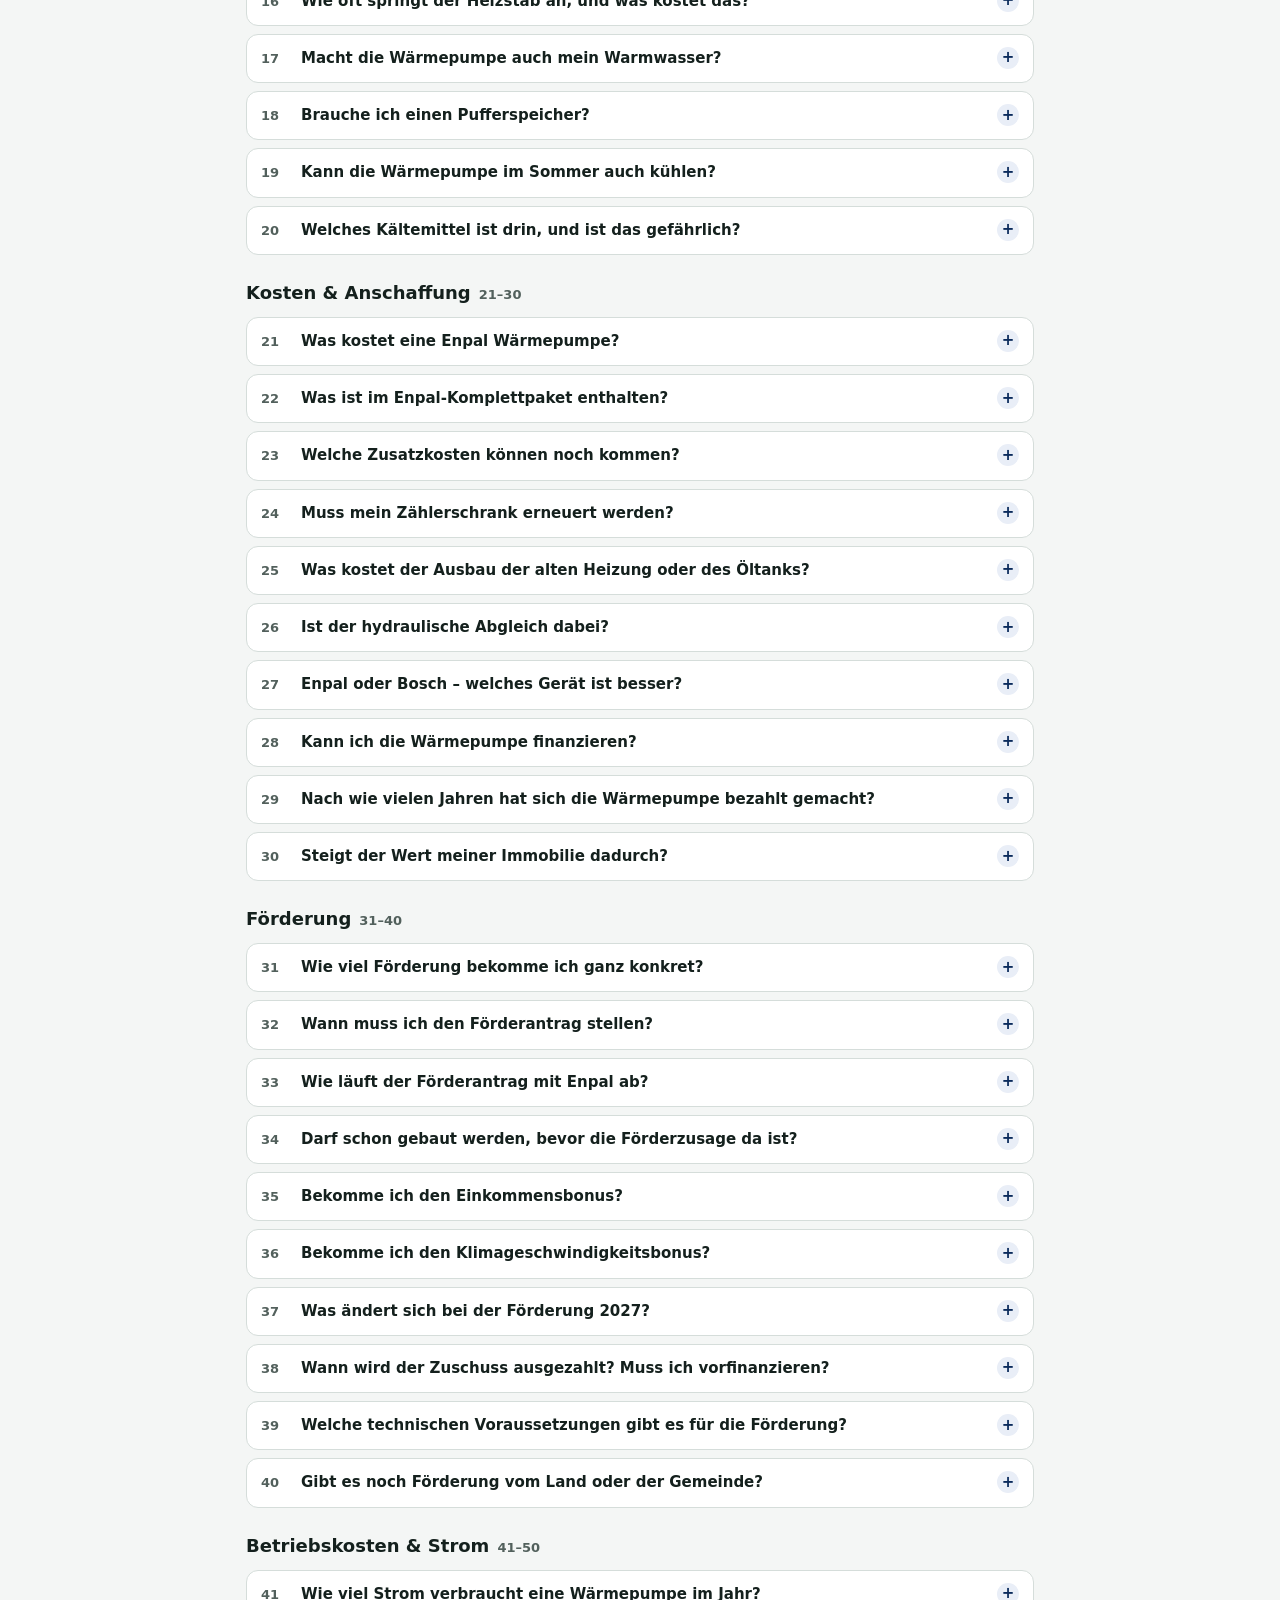
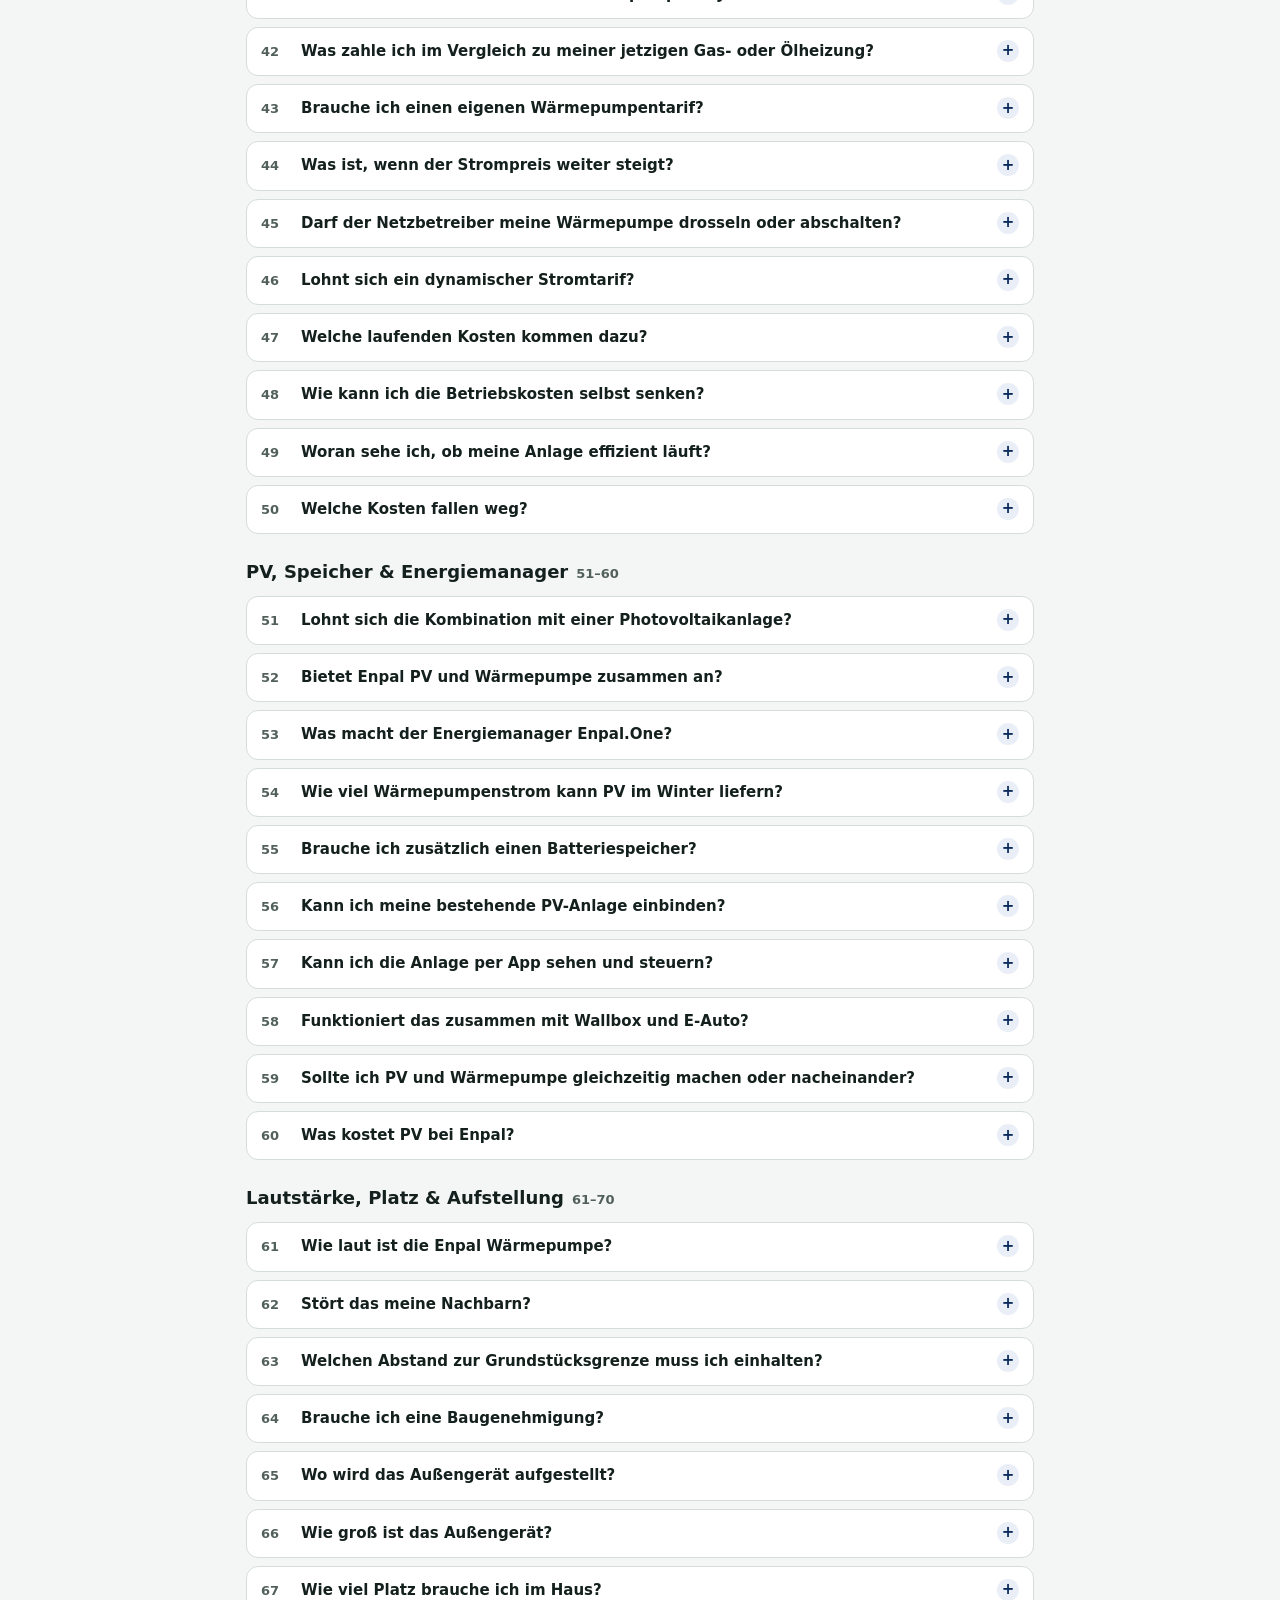
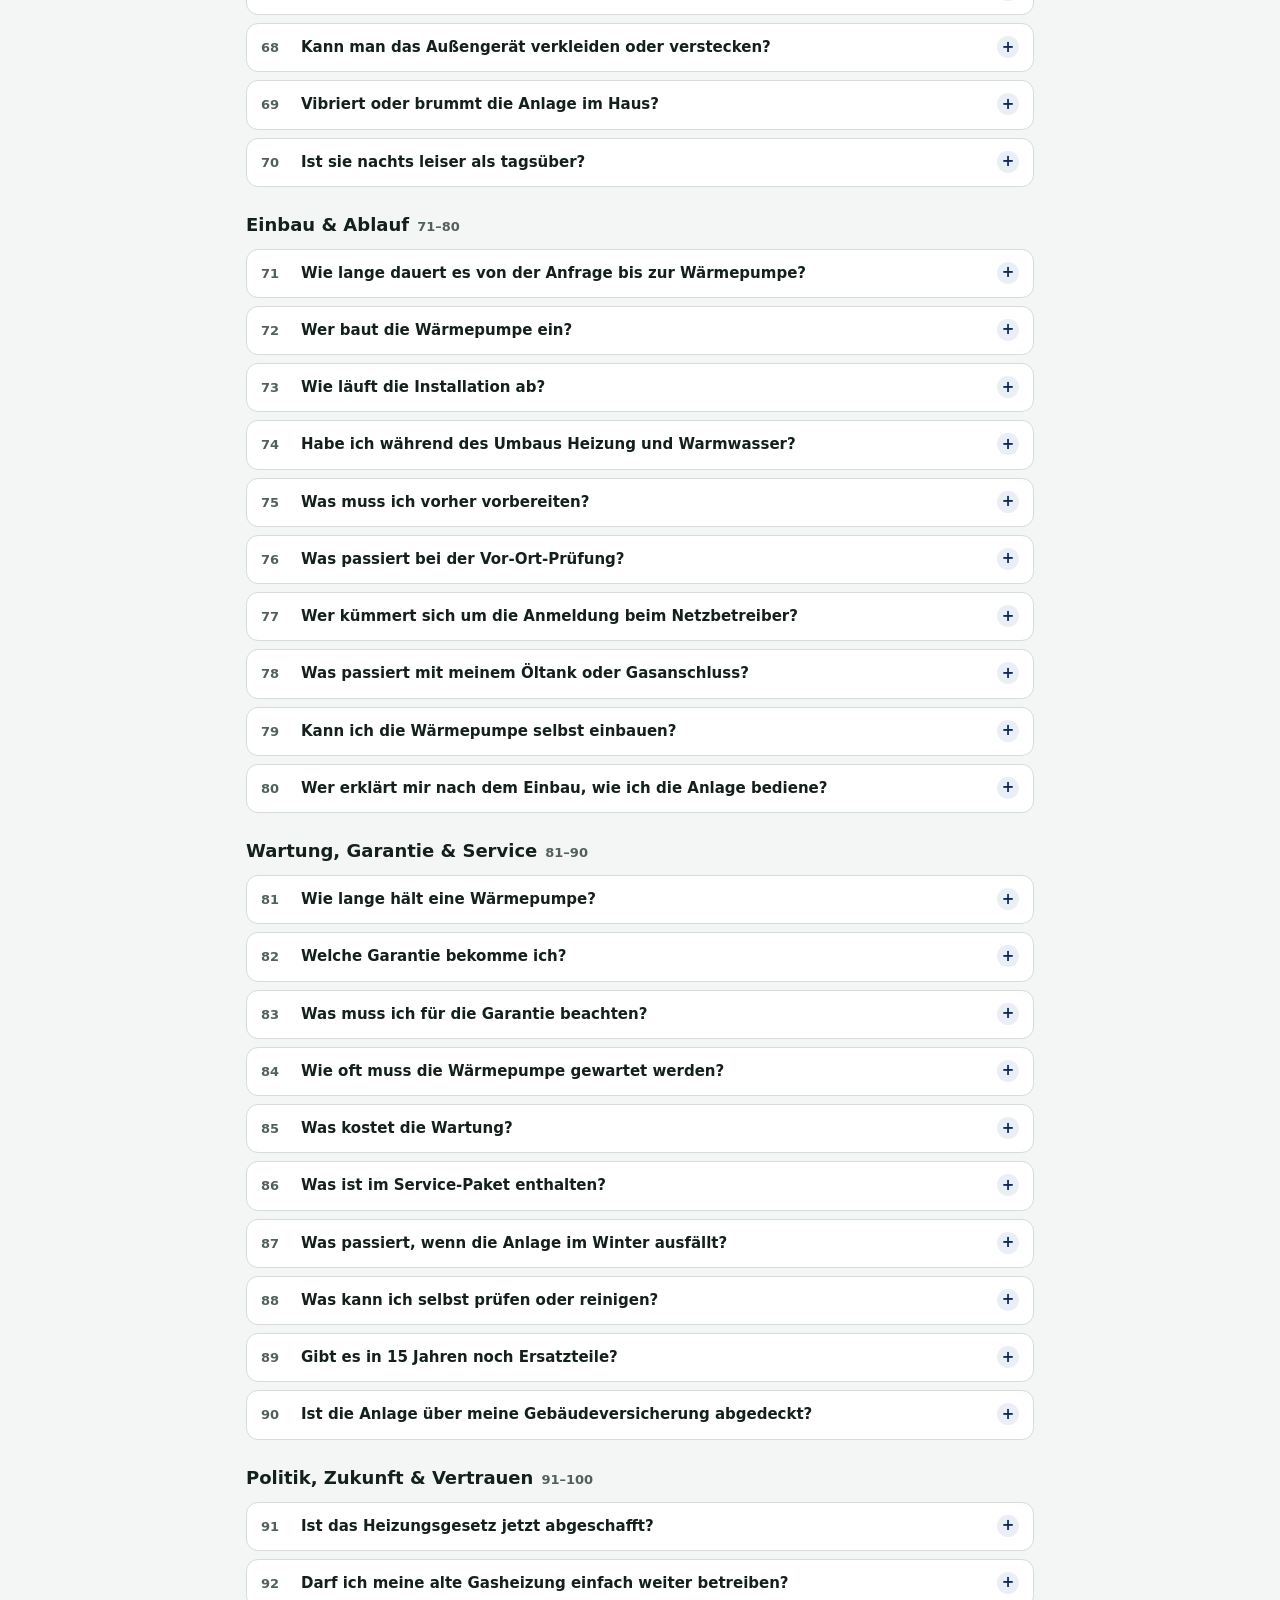
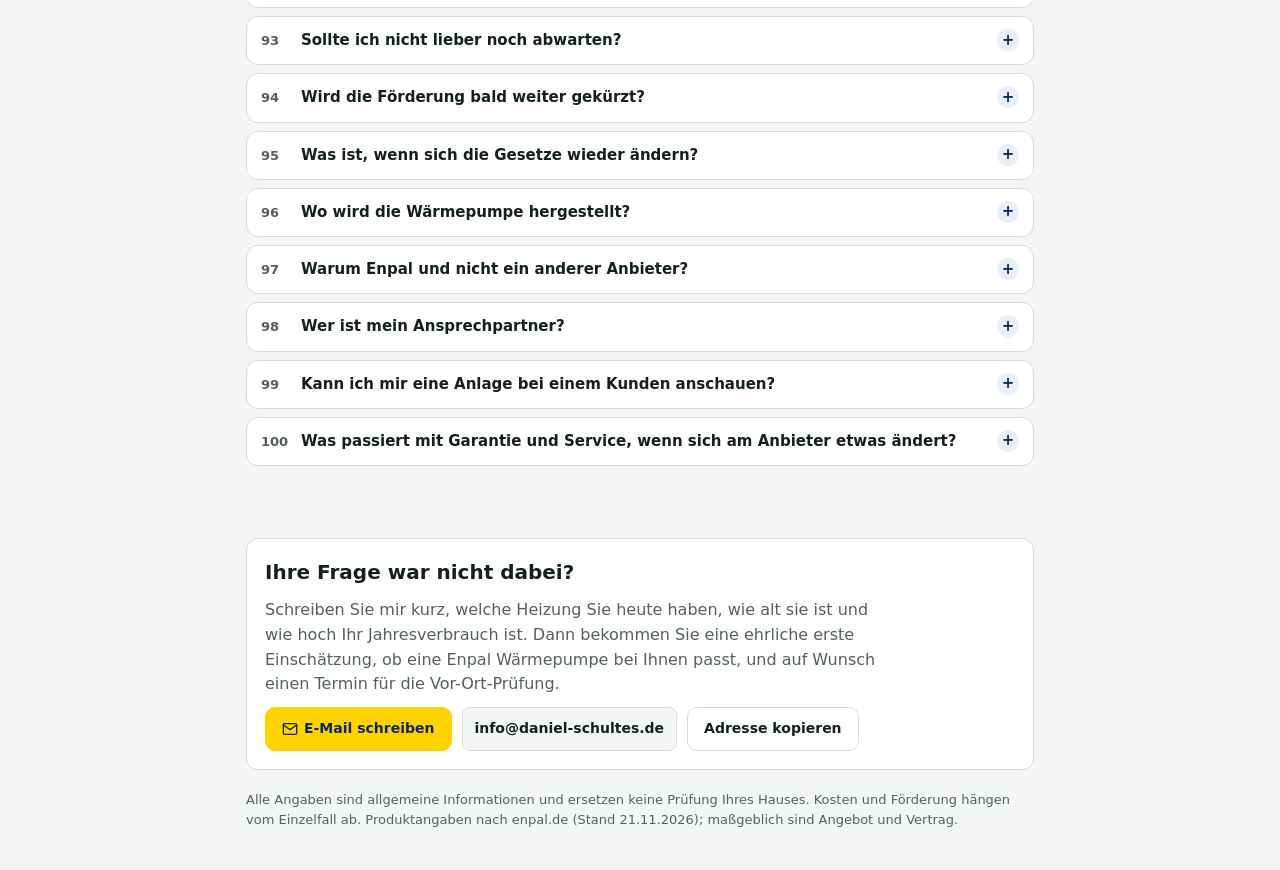
<file: faq/index.html>
<!DOCTYPE html>
<html lang="de">
<head>
<meta charset="utf-8">
<meta name="viewport" content="width=device-width, initial-scale=1, viewport-fit=cover">
<meta name="theme-color" content="#0A2A5C">
<meta name="description" content="100 Fragen und Antworten zur Enpal Wärmepumpe: Eignung im Altbau, Kosten, KfW-Förderung 2026/2027, Garantie, Wartung und Ablauf. Ihr Berater: Daniel Schultes.">
<link rel="canonical" href="https://bau.danielschultes.com/faq">
<meta property="og:title" content="Enpal Wärmepumpe: 100 Antworten für Hausbesitzer">
<meta property="og:description" content="Eignung, Kosten, Förderung, Garantie und Einbau der Enpal Wärmepumpe – ehrlich beantwortet.">
<meta property="og:url" content="https://bau.danielschultes.com/faq">
<meta property="og:type" content="website">
<script type="application/ld+json">{"@context": "https://schema.org", "@type": "FAQPage", "mainEntity": [{"@type": "Question", "name": "Ist mein Haus für eine Wärmepumpe von Enpal geeignet?", "acceptedAnswer": {"@type": "Answer", "text": "In den meisten Fällen ja. Entscheidend ist, wie warm das Heizungswasser an kalten Tagen sein muss. Die Enpal Wärmepumpe schafft bis zu 80 °C Vorlauftemperatur und ist damit auch für Bestandsbauten ausgelegt. Sicherheit gibt die Vor-Ort-Prüfung durch einen Enpal-Techniker."}}, {"@type": "Question", "name": "Funktioniert eine Enpal Wärmepumpe auch im Altbau ohne Dämmung?", "acceptedAnswer": {"@type": "Answer", "text": "Oft ja. Mit bis zu 80 °C Vorlauftemperatur und bis zu 16 kW Leistung ist die Enpal Wärmepumpe laut Enpal auch für Bestandsbauten geeignet. Am effizientesten arbeitet sie aber, wenn eine niedrige Vorlauftemperatur reicht. Wo es knapp wird, helfen gezielte Maßnahmen in einzelnen Räumen."}}, {"@type": "Question", "name": "Muss ich vorher dämmen oder die Fenster tauschen?", "acceptedAnswer": {"@type": "Answer", "text": "Nicht zwingend. Dämmung senkt Verbrauch und nötige Vorlauftemperatur, ist aber keine Voraussetzung. Häufig reicht es, einzelne Schwachstellen zu beheben, etwa einen zu kleinen Heizkörper. Das klären wir bei der Vor-Ort-Prüfung."}}, {"@type": "Question", "name": "Reichen meine vorhandenen Heizkörper aus?", "acceptedAnswer": {"@type": "Answer", "text": "Meist ja. Ob ein Heizkörper reicht, hängt von seiner Größe und dem Wärmebedarf des Raums ab. Wo es knapp ist, tauscht man einzelne Heizkörper, nicht alle. Ein nötiger Tausch wird im Angebot ausgewiesen."}}, {"@type": "Question", "name": "Brauche ich unbedingt eine Fußbodenheizung?", "acceptedAnswer": {"@type": "Answer", "text": "Nein. Mit Fußbodenheizung arbeitet die Wärmepumpe am effizientesten, sie ist aber kein Muss. Die Enpal Wärmepumpe läuft auch mit normalen Heizkörpern."}}, {"@type": "Question", "name": "Wie finde ich heraus, welche Vorlauftemperatur mein Haus braucht?", "acceptedAnswer": {"@type": "Answer", "text": "Ein einfacher Test: Stellen Sie an einem kalten Tag die Vorlauftemperatur Ihrer jetzigen Heizung auf 50–55 °C und drehen Sie alle Thermostate auf. Werden alle Räume warm, ist das ein gutes Zeichen. Genau wird es mit der Heizlastberechnung bei der Planung."}}, {"@type": "Question", "name": "Was ist eine Heizlastberechnung und brauche ich die wirklich?", "acceptedAnswer": {"@type": "Answer", "text": "Sie ermittelt Raum für Raum, wie viel Wärme Ihr Haus am kältesten Tag braucht. Daraus ergibt sich die richtige Gerätegröße, bei Enpal zwischen 8 und 16 kW (Bosch: 5 bis 12 kW). Ohne sie wird oft zu groß gekauft, was teurer und weniger effizient ist."}}, {"@type": "Question", "name": "Was braucht mein Grundstück für die Wärmepumpe?", "acceptedAnswer": {"@type": "Answer", "text": "Für das Außengerät rechnet Enpal mit 2 bis 3 m² Platz auf dem Grundstück. Außerdem braucht das Haus einen Drehstromanschluss (400 V), den die meisten Häuser haben. Enpal stellt die Wärmepumpe nicht auf dem Dach, dem Dachboden oder im Keller auf."}}, {"@type": "Question", "name": "Funktioniert eine Wärmepumpe auch im Mehrfamilienhaus?", "acceptedAnswer": {"@type": "Answer", "text": "Grundsätzlich ja. Die Förderung wird dort pro Wohneinheit berechnet: 28.000 € förderfähige Kosten für die erste, je 15.000 € für die zweite bis sechste und je 8.000 € ab der siebten Wohneinheit. Ob die Enpal-Geräte mit bis zu 16 kW reichen, klären wir vor Ort."}}, {"@type": "Question", "name": "Was passiert, wenn sich herausstellt, dass mein Haus nicht geeignet ist?", "acceptedAnswer": {"@type": "Answer", "text": "Dann erfahren Sie das offen, zusammen mit dem, was fehlt, zum Beispiel einzelne Heizkörper. Eine Wärmepumpe, die nicht passt, sollte niemand verkaufen. Die Vor-Ort-Prüfung durch einen Enpal-Techniker ist genau dafür da."}}, {"@type": "Question", "name": "Wie funktioniert eine Wärmepumpe eigentlich?", "acceptedAnswer": {"@type": "Answer", "text": "Wie ein Kühlschrank, nur umgekehrt: Sie entzieht der Außenluft Wärme und bringt sie mit Strom auf ein höheres Temperaturniveau. Aus 1 kWh Strom werden so etwa 3 bis 5 kWh Wärme."}}, {"@type": "Question", "name": "Welche Wärmepumpen bietet Enpal an?", "acceptedAnswer": {"@type": "Answer", "text": "Zwei Luft-Wasser-Wärmepumpen: die Enpal Wärmepumpe mit 8 bis 16 kW und bis zu 80 °C Vorlauftemperatur, und eine Bosch Wärmepumpe mit 5 bis 12 kW und bis zu 60 °C. Welche passt, hängt von Ihrem Haus ab."}}, {"@type": "Question", "name": "Warum Luft-Wasser und nicht Erdwärme?", "acceptedAnswer": {"@type": "Answer", "text": "Enpal setzt auf Luft-Wasser-Wärmepumpen. Sie brauchen keine Bohrung und keine Genehmigung und sind deutlich günstiger einzubauen. Erdwärme ist etwas effizienter, kostet aber laut Enpal-Übersicht vor Förderung grob 35.000 bis 57.000 € statt 29.000 bis 47.000 €."}}, {"@type": "Question", "name": "Was bedeuten JAZ, COP und SCOP, und welcher Wert ist gut?", "acceptedAnswer": {"@type": "Answer", "text": "Der COP beschreibt die Effizienz unter Prüfbedingungen, der SCOP den Durchschnitt über eine Heizperiode, die JAZ (Jahresarbeitszahl) den echten Betrieb übers Jahr. Die Enpal Wärmepumpe erreicht je nach Größe einen SCOP von etwa 4,7 bis 5,4 mit Fußbodenheizung und 3,9 bis 4,1 mit Heizkörpern. Die Förderung setzt eine JAZ von mindestens 3,0 voraus."}}, {"@type": "Question", "name": "Wird es bei minus 15 Grad draußen trotzdem warm im Haus?", "acceptedAnswer": {"@type": "Answer", "text": "Ja. Laut Enpal kann eine Wärmepumpe selbst bei –20 °C noch genug Wärme aus der Luft gewinnen. An sehr kalten Tagen sinkt die Effizienz etwas, die Wärme reicht aber, wenn die Anlage richtig ausgelegt ist."}}, {"@type": "Question", "name": "Wie oft springt der Heizstab an, und was kostet das?", "acceptedAnswer": {"@type": "Answer", "text": "Bei richtiger Auslegung nur an wenigen sehr kalten Tagen oder kurz für die Warmwasser-Hygieneschaltung. Übers Jahr ist sein Anteil am Stromverbrauch meist klein. Springt er oft an, ist die Anlage falsch eingestellt oder zu klein."}}, {"@type": "Question", "name": "Macht die Wärmepumpe auch mein Warmwasser?", "acceptedAnswer": {"@type": "Answer", "text": "Ja, über einen Warmwasserspeicher. Weil Warmwasser heißer sein muss als Heizungswasser, arbeitet die Pumpe dabei etwas weniger effizient."}}, {"@type": "Question", "name": "Brauche ich einen Pufferspeicher?", "acceptedAnswer": {"@type": "Answer", "text": "Nicht immer. Das hängt von Ihrem Heizsystem und vom Gerät ab und wird bei der Planung festgelegt."}}, {"@type": "Question", "name": "Kann die Wärmepumpe im Sommer auch kühlen?", "acceptedAnswer": {"@type": "Answer", "text": "Bei Enpal nicht: Enpal bietet aktuell keine Kühlfunktion an. Die Wärmepumpe ist fürs Heizen und für Warmwasser ausgelegt."}}, {"@type": "Question", "name": "Welches Kältemittel ist drin, und ist das gefährlich?", "acceptedAnswer": {"@type": "Answer", "text": "Beide Enpal-Modelle arbeiten mit Propan (R290), einem natürlichen Kältemittel mit sehr geringer Klimawirkung. Es steckt in kleiner Menge in einem geschlossenen Kreislauf im Außengerät. Ab 2028 ist ein natürliches Kältemittel ohnehin Voraussetzung für die Förderung."}}, {"@type": "Question", "name": "Was kostet eine Enpal Wärmepumpe?", "acceptedAnswer": {"@type": "Answer", "text": "Enpal nennt für die Luft-Wasser-Wärmepumpe „ab 7.999 €“ bei voll ausgeschöpfter Förderung von 80 %. Vor Förderung liegen Luft-Wasser-Wärmepumpen inklusive Montage laut Enpal-Übersicht grob bei 29.000 bis 47.000 €. Ihren genauen Preis gibt es mit dem individuellen Angebot nach der Vor-Ort-Prüfung."}}, {"@type": "Question", "name": "Was ist im Enpal-Komplettpaket enthalten?", "acceptedAnswer": {"@type": "Answer", "text": "Lieferung, Montage und Inbetriebnahme sind im Komplettpaket enthalten, ebenso die Anmeldung beim Netzbetreiber. Enpal begleitet außerdem den Förderprozess bis zur Auszahlung. Was darüber hinaus nötig ist, steht einzeln im Angebot."}}, {"@type": "Question", "name": "Welche Zusatzkosten können noch kommen?", "acceptedAnswer": {"@type": "Answer", "text": "Möglich sind laut Enpal-Übersicht zum Beispiel ein neuer Zählerschrank (ca. 500–2.500 €), ein Fundament (300–800 €), einzelne neue Heizkörper oder der Ausbau der Altanlage (500–1.500 €). Diese Punkte werden bei der Vor-Ort-Prüfung geklärt und im Angebot ausgewiesen, damit es später keine Überraschung gibt."}}, {"@type": "Question", "name": "Muss mein Zählerschrank erneuert werden?", "acceptedAnswer": {"@type": "Answer", "text": "In älteren Häusern häufig ja, weil der Netzbetreiber Platz für Zähler und Steuerungstechnik verlangt. Für die Förderung sind außerdem eine digitale Schnittstelle und ein Smart Meter nötig. Ob Ihr Schrank passt, prüft Enpal vor Ort."}}, {"@type": "Question", "name": "Was kostet der Ausbau der alten Heizung oder des Öltanks?", "acceptedAnswer": {"@type": "Answer", "text": "Das hängt von Größe und Zustand ab, Enpal nennt grob 500 bis 1.500 €. Ausbau und Entsorgung zählen zu den förderfähigen Kosten. Für den Klimageschwindigkeitsbonus muss die alte Heizung fachgerecht außer Betrieb gehen."}}, {"@type": "Question", "name": "Ist der hydraulische Abgleich dabei?", "acceptedAnswer": {"@type": "Answer", "text": "Er gehört bei Enpal zur Inbetriebnahme und ist für die KfW-Förderung Pflicht. Dabei wird jeder Heizkörper so eingestellt, dass er genau die richtige Wassermenge bekommt."}}, {"@type": "Question", "name": "Enpal oder Bosch – welches Gerät ist besser?", "acceptedAnswer": {"@type": "Answer", "text": "Das hängt vom Haus ab. Die Enpal Wärmepumpe hat mehr Leistung (8–16 kW) und bis zu 80 °C Vorlauf, gut für Altbauten mit Heizkörpern. Die Bosch Wärmepumpe (5–12 kW, bis 60 °C) ist leiser und passt gut zu Häusern mit geringerem Bedarf. Beide haben 10 Jahre Garantie."}}, {"@type": "Question", "name": "Kann ich die Wärmepumpe finanzieren?", "acceptedAnswer": {"@type": "Answer", "text": "Ja. Enpal bietet Kauf oder Finanzierung zum Festpreis inklusive Montage, mit 0 € Anzahlung. Beim Modell EasyFlex sind die Raten flexibel, Sondertilgungen kostenfrei und ein Service-Paket kann dazugebucht werden. Wichtig: Finanzieren kostet Geld, die genauen Konditionen stehen im Angebot."}}, {"@type": "Question", "name": "Nach wie vielen Jahren hat sich die Wärmepumpe bezahlt gemacht?", "acceptedAnswer": {"@type": "Answer", "text": "Das hängt von Ihren Energiepreisen, Ihrem Verbrauch und Ihrer Förderung ab. Mit dem Wirtschaftlichkeitsrechner rechne ich es mit Ihren eigenen Zahlen von der letzten Gas- oder Ölabrechnung aus."}}, {"@type": "Question", "name": "Steigt der Wert meiner Immobilie dadurch?", "acceptedAnswer": {"@type": "Answer", "text": "Eine moderne, klimafreundliche Heizung verbessert den Energieausweis, und Käufer achten zunehmend auf künftige Heizkosten. Einen festen Wertzuwachs kann aber niemand seriös versprechen."}}, {"@type": "Question", "name": "Wie viel Förderung bekomme ich ganz konkret?", "acceptedAnswer": {"@type": "Answer", "text": "Über die KfW (Programm 458) gibt es 30 % Grundförderung, 16 % Klimageschwindigkeitsbonus und bis zu 40 % Einkommensbonus, zusammen laut Enpal bis zu 80 %. Gefördert werden bis zu 28.000 € Kosten für die erste Wohneinheit, also höchstens 22.400 € Zuschuss. Bei einem Antrag im Herbst 2026 mit 46 % sind das 12.880 €."}}, {"@type": "Question", "name": "Wann muss ich den Förderantrag stellen?", "acceptedAnswer": {"@type": "Answer", "text": "Vor Beginn der Arbeiten. Zuerst wird der Vertrag mit einer aufschiebenden oder auflösenden Bedingung geschlossen, dann wird der Antrag gestellt. Für den vollen Klimageschwindigkeitsbonus von 16 % muss der Antrag bis zum 31.01.2027 bei der KfW sein."}}, {"@type": "Question", "name": "Wie läuft der Förderantrag mit Enpal ab?", "acceptedAnswer": {"@type": "Answer", "text": "Enpal begleitet den gesamten Förderprozess. Sie bekommen vom Fachbetrieb eine „Bestätigung zum Antrag“ (BzA-ID, 15-stellig) und stellen damit den Antrag im Portal „Meine KfW“. Die Bearbeitung dauert in der Regel zwei bis acht Wochen."}}, {"@type": "Question", "name": "Darf schon gebaut werden, bevor die Förderzusage da ist?", "acceptedAnswer": {"@type": "Answer", "text": "Nein. Mit der Installation darf erst nach der Förderzusage begonnen werden, sonst geht der Anspruch verloren. Unterschreiben dürfen Sie vorher, aber nur mit der Bedingung im Vertrag, dass er an die Förderzusage gebunden ist."}}, {"@type": "Question", "name": "Bekomme ich den Einkommensbonus?", "acceptedAnswer": {"@type": "Answer", "text": "Den gibt es für Selbstnutzer mit einem zu versteuernden Haushaltseinkommen bis 50.000 €: 40 % bis 30.000 €, 30 % bis 40.000 €, 10 % bis 50.000 €. Pro Kind werden 10.000 € vom Einkommen abgezogen (Kinderbonus). Maßgeblich sind die Steuerbescheide von zwei zurückliegenden Jahren."}}, {"@type": "Question", "name": "Bekomme ich den Klimageschwindigkeitsbonus?", "acceptedAnswer": {"@type": "Answer", "text": "Den Bonus bekommen Selbstnutzer, die eine Öl-, Kohle-, Gasetagen- oder Nachtspeicherheizung ersetzen, oder eine Gas- bzw. Biomasseheizung, die mindestens 20 Jahre alt ist. Er beträgt 16 % bei Antrag bis 31.01.2027, danach 12 %, ab 01.08.2027 8 %, ab 01.02.2028 4 % und entfällt ab 01.08.2028."}}, {"@type": "Question", "name": "Was ändert sich bei der Förderung 2027?", "acceptedAnswer": {"@type": "Answer", "text": "Ab Februar 2027 sinkt die Grundförderung laut Enpal auf 15 %. Für Wärmepumpen aus EU-Produktion kommt ein Wertschöpfungsbonus von 15 % dazu. Außerdem sinken die förderfähigen Kosten halbjährlich um 750 €, und der Klimageschwindigkeitsbonus geht schrittweise zurück. Wer 2026 beantragt, sichert sich die aktuellen Sätze."}}, {"@type": "Question", "name": "Wann wird der Zuschuss ausgezahlt? Muss ich vorfinanzieren?", "acceptedAnswer": {"@type": "Answer", "text": "Nach dem Einbau wird die „Bestätigung nach Durchführung“ (BnD) hochgeladen, danach zahlt die KfW innerhalb weniger Wochen aus. Bis dahin müssen die Kosten vorfinanziert werden, zum Beispiel über die Enpal-Finanzierung oder einen KfW-Ergänzungskredit. Für die Umsetzung haben Sie ab Bewilligung 36 Monate Zeit."}}, {"@type": "Question", "name": "Welche technischen Voraussetzungen gibt es für die Förderung?", "acceptedAnswer": {"@type": "Answer", "text": "Eine Jahresarbeitszahl von mindestens 3,0, ein Schallwert mindestens 10 dB unter dem gesetzlichen Grenzwert, eine digitale Schnittstelle mit Smart Meter und ein Eintrag in der BAFA-Liste. Ab 2028 ist ein natürliches Kältemittel Pflicht. Die Enpal-Geräte arbeiten bereits mit Propan (R290)."}}, {"@type": "Question", "name": "Gibt es noch Förderung vom Land oder der Gemeinde?", "acceptedAnswer": {"@type": "Answer", "text": "Teilweise. Manche Länder und Kommunen haben eigene Programme, viele Bundesländer aber keine zusätzliche Förderung. Statt der KfW-Förderung gibt es auch einen Steuerbonus über drei Jahre, beides gleichzeitig geht nicht. Den Förderrechner von Enpal finden Sie unter online.enpal.de/waermepumpen-foerderrechner."}}, {"@type": "Question", "name": "Wie viel Strom verbraucht eine Wärmepumpe im Jahr?", "acceptedAnswer": {"@type": "Answer", "text": "Faustregel: Wärmebedarf geteilt durch die Jahresarbeitszahl. Ein Haus, das heute 20.000 kWh Gas verbraucht, braucht mit einer Wärmepumpe (JAZ 3,5) grob 5.000 kWh Strom. Genau wird es mit Ihren eigenen Werten."}}, {"@type": "Question", "name": "Was zahle ich im Vergleich zu meiner jetzigen Gas- oder Ölheizung?", "acceptedAnswer": {"@type": "Answer", "text": "Dafür rechnen wir beides nebeneinander: Ihre heutigen Brennstoffkosten gegen den Strombedarf der Wärmepumpe mal Stromtarif. Mit dem Wirtschaftlichkeitsrechner sehen Sie das Ergebnis sofort, inklusive Förderung."}}, {"@type": "Question", "name": "Brauche ich einen eigenen Wärmepumpentarif?", "acceptedAnswer": {"@type": "Answer", "text": "Nicht zwingend, aber oft lohnend. Mit eigenem Zähler und steuerbarer Wärmepumpe zahlen Sie geringere Netzentgelte. Enpal bietet auch einen eigenen Stromtarif an, die aktuellen Konditionen gibt es im Angebot."}}, {"@type": "Question", "name": "Was ist, wenn der Strompreis weiter steigt?", "acceptedAnswer": {"@type": "Answer", "text": "Dann steigen meist auch Gas und Öl, dazu kommt der CO₂-Preis. Eine effiziente Wärmepumpe braucht als Strom nur ein Drittel bis ein Fünftel der Wärme, die sie liefert. Mit eigener Photovoltaik machen Sie sich zusätzlich unabhängiger."}}, {"@type": "Question", "name": "Darf der Netzbetreiber meine Wärmepumpe drosseln oder abschalten?", "acceptedAnswer": {"@type": "Answer", "text": "Netzbetreiber dürfen neue Wärmepumpen bei drohender Netzüberlastung zeitweise drosseln, aber nicht abschalten. Eine Mindestleistung bleibt immer verfügbar, damit es warm bleibt. Im Gegenzug zahlen Sie weniger Netzentgelt. Die Anmeldung beim Netzbetreiber übernimmt Enpal."}}, {"@type": "Question", "name": "Lohnt sich ein dynamischer Stromtarif?", "acceptedAnswer": {"@type": "Answer", "text": "Ein dynamischer Tarif folgt dem Börsenstrompreis. Mit Smart Meter und einer Steuerung wie dem Enpal-Energiemanager, die in günstigen Stunden vorheizt, kann man sparen. Ohne passende Steuerung ist das Risiko höher als der Nutzen."}}, {"@type": "Question", "name": "Welche laufenden Kosten kommen dazu?", "acceptedAnswer": {"@type": "Answer", "text": "Neben dem Strom vor allem die Wartung: Der Enpal.Heat-Wartungsvertrag kostet 199 € pro Jahr für die Enpal Wärmepumpe und 349 € für die Bosch Wärmepumpe (ab dem 6. Jahr 299 € bzw. 449 €). Dafür fallen Schornsteinfeger, Brennerwartung und Gas-Grundpreis weg."}}, {"@type": "Question", "name": "Wie kann ich die Betriebskosten selbst senken?", "acceptedAnswer": {"@type": "Answer", "text": "Vorlauftemperatur so niedrig wie möglich halten, die Heizkurve sauber einstellen lassen, Thermostate nicht ständig hoch- und runterdrehen und Warmwasser nicht unnötig heiß machen."}}, {"@type": "Question", "name": "Woran sehe ich, ob meine Anlage effizient läuft?", "acceptedAnswer": {"@type": "Answer", "text": "Die Anlage zeigt erzeugte Wärme und Stromverbrauch an, daraus ergibt sich Ihre tatsächliche Jahresarbeitszahl. Liegt sie deutlich unter 3, sollten die Einstellungen geprüft werden."}}, {"@type": "Question", "name": "Welche Kosten fallen weg?", "acceptedAnswer": {"@type": "Answer", "text": "Wegfallen können Abgasmessung durch den Schornsteinfeger, Brennerwartung, Gas-Grundpreis sowie Öllieferung, Tankreinigung und Tankversicherung. Das sind jedes Jahr spürbare Beträge, die in den Vergleich gehören."}}, {"@type": "Question", "name": "Lohnt sich die Kombination mit einer Photovoltaikanlage?", "acceptedAnswer": {"@type": "Answer", "text": "Häufig ja. Die Wärmepumpe nutzt Ihren Solarstrom direkt, besonders für Warmwasser und in der Übergangszeit. Laut Enpal lassen sich die Energiekosten mit PV und Wärmepumpe um bis zu 75 % senken."}}, {"@type": "Question", "name": "Bietet Enpal PV und Wärmepumpe zusammen an?", "acceptedAnswer": {"@type": "Answer", "text": "Ja. Enpal kombiniert Photovoltaik, Stromspeicher, Wärmepumpe und den Energiemanager Enpal.One aus einer Hand. Alles wird zusammen geplant und montiert."}}, {"@type": "Question", "name": "Was macht der Energiemanager Enpal.One?", "acceptedAnswer": {"@type": "Answer", "text": "Er steuert Solarstrom, Speicher, Wärmepumpe und gegebenenfalls Wallbox so, dass möglichst viel eigener Strom genutzt wird. Laut Enpal optimiert er das automatisch."}}, {"@type": "Question", "name": "Wie viel Wärmepumpenstrom kann PV im Winter liefern?", "acceptedAnswer": {"@type": "Answer", "text": "Im Winter wenig, weil die Sonne schwach ist. Übers Jahr kann Solarstrom aber einen spürbaren Teil abdecken, vor allem beim Warmwasser. Wie viel genau, hängt von Dachgröße und Ausrichtung ab."}}, {"@type": "Question", "name": "Brauche ich zusätzlich einen Batteriespeicher?", "acceptedAnswer": {"@type": "Answer", "text": "Nicht zwingend. Ein Speicher erhöht den Eigenverbrauch, kostet aber zusätzlich. Ob er sich lohnt, zeigt eine Rechnung mit Ihrem Verbrauchsprofil."}}, {"@type": "Question", "name": "Kann ich meine bestehende PV-Anlage einbinden?", "acceptedAnswer": {"@type": "Answer", "text": "In der Regel ja. Die Wärmepumpe kann Solarüberschuss gezielt nutzen. Wie die Einbindung bei Ihrer Anlage aussieht, klären wir bei der Vor-Ort-Prüfung."}}, {"@type": "Question", "name": "Kann ich die Anlage per App sehen und steuern?", "acceptedAnswer": {"@type": "Answer", "text": "Ja. Im Enpal-Kundenportal und in der App sehen Sie Ihre Anlage und können auch den Kundenservice kontaktieren."}}, {"@type": "Question", "name": "Funktioniert das zusammen mit Wallbox und E-Auto?", "acceptedAnswer": {"@type": "Answer", "text": "Ja, wenn Hausanschluss und Zählerschrank dafür ausgelegt sind. Das wird bei der Planung mitgeprüft."}}, {"@type": "Question", "name": "Sollte ich PV und Wärmepumpe gleichzeitig machen oder nacheinander?", "acceptedAnswer": {"@type": "Answer", "text": "Gleichzeitig spart Aufwand, weil Zählerschrank und Steuerung nur einmal umgebaut werden. Nacheinander geht auch, dann sollte die Wärmepumpe schon PV-fähig geplant werden."}}, {"@type": "Question", "name": "Was kostet PV bei Enpal?", "acceptedAnswer": {"@type": "Answer", "text": "Enpal nennt für Photovoltaik einen Einstieg ab 98 € pro Monat. Was für Ihr Dach realistisch ist, steht im individuellen Angebot."}}, {"@type": "Question", "name": "Wie laut ist die Enpal Wärmepumpe?", "acceptedAnswer": {"@type": "Answer", "text": "Laut Enpal läuft sie im Normalbetrieb mit rund 39 dB und hat einen Silent-Modus für die Nacht. Die Schallleistung laut Datenblatt liegt je nach Größe bei 53 bis 59 dB (Bosch: 42 bis 45 dB). Für die Förderung muss das Gerät mindestens 10 dB unter dem gesetzlichen Grenzwert liegen."}}, {"@type": "Question", "name": "Stört das meine Nachbarn?", "acceptedAnswer": {"@type": "Answer", "text": "Nicht, wenn richtig geplant wird. Der Aufstellort wird so gewählt, dass die Richtwerte am Nachbarhaus eingehalten werden. Es hilft, die Nachbarn früh zu informieren."}}, {"@type": "Question", "name": "Welchen Abstand zur Grundstücksgrenze muss ich einhalten?", "acceptedAnswer": {"@type": "Answer", "text": "Das regeln die Bauordnung Ihres Bundeslandes und der Lärmschutz. Die Abstände werden für Ihr Grundstück bei der Vor-Ort-Prüfung festgestellt."}}, {"@type": "Question", "name": "Brauche ich eine Baugenehmigung?", "acceptedAnswer": {"@type": "Answer", "text": "Für Luft-Wasser-Wärmepumpen in der Regel nicht, sie sind genehmigungsfrei. Abstände und Lärmschutz müssen trotzdem eingehalten werden. Die Anmeldung beim Netzbetreiber ist Pflicht, die übernimmt Enpal."}}, {"@type": "Question", "name": "Wo wird das Außengerät aufgestellt?", "acceptedAnswer": {"@type": "Answer", "text": "Draußen auf dem Grundstück, auf einem Fundament. Enpal verbaut keine Wärmepumpen auf dem Dach, dem Dachboden oder im Keller. Gut sind freie Flächen und ein kurzer Leitungsweg ins Haus, nicht direkt vor Schlafzimmerfenstern."}}, {"@type": "Question", "name": "Wie groß ist das Außengerät?", "acceptedAnswer": {"@type": "Answer", "text": "Die Enpal Wärmepumpe misst etwa 1,33 × 1,05 × 0,50 m und wiegt bis zu 150 kg. Sie braucht rund 2 bis 3 m² Platz."}}, {"@type": "Question", "name": "Wie viel Platz brauche ich im Haus?", "acceptedAnswer": {"@type": "Answer", "text": "Innen brauchen Sie Platz für Hydraulik und Warmwasserspeicher, oft weniger als für Kessel und Öltank. Fällt der Öltank weg, gewinnen Sie meist Platz dazu."}}, {"@type": "Question", "name": "Kann man das Außengerät verkleiden oder verstecken?", "acceptedAnswer": {"@type": "Answer", "text": "Ja, mit Verkleidungen oder Hecken, solange die Luft frei strömen kann. Die Mindestabstände des Herstellers müssen eingehalten werden."}}, {"@type": "Question", "name": "Vibriert oder brummt die Anlage im Haus?", "acceptedAnswer": {"@type": "Answer", "text": "Bei fachgerechtem Einbau nicht spürbar. Schwingungsdämpfer und flexible Anschlüsse verhindern, dass sich Geräusche über Wände übertragen."}}, {"@type": "Question", "name": "Ist sie nachts leiser als tagsüber?", "acceptedAnswer": {"@type": "Answer", "text": "Ja, mit dem Silent-Modus für die Nacht. Nachts gelten außerdem strengere Richtwerte, die bei der Planung berücksichtigt werden."}}, {"@type": "Question", "name": "Wie lange dauert es von der Anfrage bis zur Wärmepumpe?", "acceptedAnswer": {"@type": "Answer", "text": "Laut Enpal im Durchschnitt nur rund 4 Wochen: Haus-Check und Beratung, in Woche 1 die Vor-Ort-Prüfung durch einen Enpal-Techniker, in Woche 4 Installation und Start. Dazu kommt die Wartezeit auf die Förderzusage, denn gebaut wird erst danach."}}, {"@type": "Question", "name": "Wer baut die Wärmepumpe ein?", "acceptedAnswer": {"@type": "Answer", "text": "Das deutschlandweite Installationsteam von Enpal. Montage, Installation und Reparaturen dürfen laut Enpal nur durch Enpal erfolgen."}}, {"@type": "Question", "name": "Wie läuft die Installation ab?", "acceptedAnswer": {"@type": "Answer", "text": "In vier Schritten: Standort festlegen, alte Heizung ausbauen, Wärmepumpe installieren (Fundament, Kernbohrung, Anschluss) und Inbetriebnahme mit hydraulischem Abgleich."}}, {"@type": "Question", "name": "Habe ich während des Umbaus Heizung und Warmwasser?", "acceptedAnswer": {"@type": "Answer", "text": "Die Umstellung wird so geplant, dass Sie möglichst kurz ohne Heizung und Warmwasser sind. Wie lange genau, klären wir für Ihr Haus vorab."}}, {"@type": "Question", "name": "Was muss ich vorher vorbereiten?", "acceptedAnswer": {"@type": "Answer", "text": "Heizraum und Aufstellort zugänglich machen, die letzten Verbrauchsabrechnungen und gegebenenfalls Steuerbescheide bereithalten und den Förderantrag rechtzeitig stellen."}}, {"@type": "Question", "name": "Was passiert bei der Vor-Ort-Prüfung?", "acceptedAnswer": {"@type": "Answer", "text": "Ein Enpal-Techniker prüft Heizraum, Heizkörper, Zählerschrank, Aufstellort und den Weg dorthin. Daraus entsteht Ihr individuelles Angebot mit allen nötigen Zusatzarbeiten."}}, {"@type": "Question", "name": "Wer kümmert sich um die Anmeldung beim Netzbetreiber?", "acceptedAnswer": {"@type": "Answer", "text": "Das übernimmt Enpal."}}, {"@type": "Question", "name": "Was passiert mit meinem Öltank oder Gasanschluss?", "acceptedAnswer": {"@type": "Answer", "text": "Der Öltank wird geleert, gereinigt und ausgebaut oder stillgelegt. Den Gasanschluss können Sie stilllegen lassen, dann entfällt auch der Grundpreis. Für den Klimageschwindigkeitsbonus darf die alte fossile Heizung nicht weiterlaufen."}}, {"@type": "Question", "name": "Kann ich die Wärmepumpe selbst einbauen?", "acceptedAnswer": {"@type": "Answer", "text": "Davon rät Enpal ausdrücklich ab. Montage, Installation und Reparaturen dürfen nur durch Enpal erfolgen, sonst gefährden Sie Garantie und Förderung."}}, {"@type": "Question", "name": "Wer erklärt mir nach dem Einbau, wie ich die Anlage bediene?", "acceptedAnswer": {"@type": "Answer", "text": "Bei der Übergabe gibt es eine Einweisung. Einige Einstellungen werden bei der Installation einmalig vom Fachmann vorgenommen und sollten nicht selbst verändert werden. Für Fragen erreichen Sie den Kundenservice über das Enpal-Kundenportal."}}, {"@type": "Question", "name": "Wie lange hält eine Wärmepumpe?", "acceptedAnswer": {"@type": "Answer", "text": "Laut Enpal 15 bis 25 Jahre, bei guter Wartung eher länger. Viele Bauteile lassen sich einzeln tauschen."}}, {"@type": "Question", "name": "Welche Garantie bekomme ich?", "acceptedAnswer": {"@type": "Answer", "text": "Auf die Enpal Wärmepumpe gibt es 10 Jahre Garantie. Bei der Bosch Wärmepumpe sind es 7 Jahre Bosch-Garantie plus 3 Jahre Enpal, also ebenfalls 10 Jahre."}}, {"@type": "Question", "name": "Was muss ich für die Garantie beachten?", "acceptedAnswer": {"@type": "Answer", "text": "Die Anlage muss fachgerecht und fristgerecht gewartet werden. Ein Mangel muss innerhalb von drei Monaten nach Feststellung und noch in der Garantiezeit gemeldet werden, mit Wartungsnachweis und Schadensbeschreibung mit Fotos."}}, {"@type": "Question", "name": "Wie oft muss die Wärmepumpe gewartet werden?", "acceptedAnswer": {"@type": "Answer", "text": "Im Service-Paket ist die Wartung bei der Enpal Wärmepumpe alle 20 bis 24 Monate vorgesehen, bei Bosch alle 16 Monate. Eine gesetzliche Wartungspflicht gibt es bei üblichen Hausanlagen nicht, für die Garantie ist sie aber wichtig."}}, {"@type": "Question", "name": "Was kostet die Wartung?", "acceptedAnswer": {"@type": "Answer", "text": "Der Enpal.Heat-Wartungsvertrag kostet 199 € pro Jahr für die Enpal Wärmepumpe und 349 € für die Bosch Wärmepumpe, ab dem 6. Jahr 299 € bzw. 449 €."}}, {"@type": "Question", "name": "Was ist im Service-Paket enthalten?", "acceptedAnswer": {"@type": "Answer", "text": "Die Garantieverlängerung von 7 auf 10 Jahre und die regelmäßige Wartung (Bosch alle 16 Monate, Enpal alle 20 bis 24 Monate). Laut Enpal kostet die Garantieverlängerung einmalig 299 €, jede Wartung 339 €. Was für Ihr Gerät gilt, steht im Angebot."}}, {"@type": "Question", "name": "Was passiert, wenn die Anlage im Winter ausfällt?", "acceptedAnswer": {"@type": "Answer", "text": "Dann melden Sie die Störung über das Enpal-Kundenportal. Viele Geräte können über den Heizstab im Notbetrieb weiterheizen, bis die Störung behoben ist."}}, {"@type": "Question", "name": "Was kann ich selbst prüfen oder reinigen?", "acceptedAnswer": {"@type": "Answer", "text": "Außengerät frei von Laub und Schnee halten und den Druck der Heizung kontrollieren. Eis am Außengerät ist im Winter normal, die Anlage taut es selbst ab. Am Kältekreis darf nur ein Fachbetrieb arbeiten."}}, {"@type": "Question", "name": "Gibt es in 15 Jahren noch Ersatzteile?", "acceptedAnswer": {"@type": "Answer", "text": "Etablierte Hersteller halten Ersatzteile viele Jahre vor, und Standardteile wie Pumpen und Ventile gibt es herstellerübergreifend. Bei Enpal laufen Service und Reparatur über das eigene Team."}}, {"@type": "Question", "name": "Ist die Anlage über meine Gebäudeversicherung abgedeckt?", "acceptedAnswer": {"@type": "Answer", "text": "Eine Versicherungspflicht gibt es nicht. Laut Enpal ist die Wärmepumpe meist über die Wohngebäudeversicherung abgedeckt. Lassen Sie trotzdem prüfen, ob das Außengerät gegen Sturm, Überspannung oder Diebstahl ausdrücklich eingeschlossen ist."}}, {"@type": "Question", "name": "Ist das Heizungsgesetz jetzt abgeschafft?", "acceptedAnswer": {"@type": "Answer", "text": "Die 65-%-Pflicht für neue Heizungen ist mit dem Gebäudemodernisierungsgesetz im Juli 2026 entfallen. Sie dürfen also frei wählen. Neue Gas- und Ölheizungen müssen aber ab 2029 mindestens 10 % Bio-Brennstoff nutzen, ab 2040 mindestens 60 %."}}, {"@type": "Question", "name": "Darf ich meine alte Gasheizung einfach weiter betreiben?", "acceptedAnswer": {"@type": "Answer", "text": "Ja, eine funktionierende Gasheizung dürfen Sie weiter betreiben und reparieren. Ausnahmen können sehr alte Standardkessel sein, das prüft Ihr Schornsteinfeger."}}, {"@type": "Question", "name": "Sollte ich nicht lieber noch abwarten?", "acceptedAnswer": {"@type": "Answer", "text": "Abwarten kostet: Ab Februar 2027 sinken Grundförderung, Klimageschwindigkeitsbonus und förderfähige Kosten. Bei einem Antrag im Herbst 2026 gibt es zum Beispiel 46 % (12.880 €), im März 2027 laut Enpal-Beispiel nur noch 42 % (11.445 €), im März 2028 34 % (9.010 €)."}}, {"@type": "Question", "name": "Wird die Förderung bald weiter gekürzt?", "acceptedAnswer": {"@type": "Answer", "text": "Laut aktueller Richtlinie ja: Der Klimageschwindigkeitsbonus sinkt ab 01.02.2027 halbjährlich und entfällt ab 01.08.2028. Die Grundförderung sinkt ab Februar 2027 auf 15 %, bei Wärmepumpen aus EU-Produktion gleicht ein Wertschöpfungsbonus von 15 % das aus."}}, {"@type": "Question", "name": "Was ist, wenn sich die Gesetze wieder ändern?", "acceptedAnswer": {"@type": "Answer", "text": "Eine erteilte Förderzusage bleibt gültig, Sie haben ab Bewilligung 36 Monate für die Umsetzung. Und eine Wärmepumpe ist von Gesetzesänderungen kaum betroffen, weil sie ohne fossile Brennstoffe auskommt."}}, {"@type": "Question", "name": "Wo wird die Wärmepumpe hergestellt?", "acceptedAnswer": {"@type": "Answer", "text": "Das ist ab 2027 für die Förderung wichtig, weil es für Wärmepumpen aus EU-Produktion einen Wertschöpfungsbonus gibt. Für das konkrete Gerät in Ihrem Angebot klären wir das gerne."}}, {"@type": "Question", "name": "Warum Enpal und nicht ein anderer Anbieter?", "acceptedAnswer": {"@type": "Answer", "text": "Bei Enpal bekommen Sie Beratung, Planung, Montage, Förderbegleitung und Service aus einer Hand, auf Wunsch zusammen mit PV und Energiemanager. Dazu kommen 10 Jahre Garantie und ein Festpreis inklusive Montage. Fragen Sie jeden Anbieter, wer montiert und wer im Winter bei einer Störung kommt."}}, {"@type": "Question", "name": "Wer ist mein Ansprechpartner?", "acceptedAnswer": {"@type": "Answer", "text": "Ich berate Sie persönlich zu Ihrem Haus und bleibe bis zur Installation Ihr Ansprechpartner. Nach dem Einbau erreichen Sie den Enpal-Kundenservice über das Kundenportal."}}, {"@type": "Question", "name": "Kann ich mir eine Anlage bei einem Kunden anschauen?", "acceptedAnswer": {"@type": "Answer", "text": "Das ist der beste Test. Wo Kunden einverstanden sind, lässt sich ein Besuch vereinbaren. Sie hören das Außengerät selbst und können direkt nach Kosten und Zufriedenheit fragen."}}, {"@type": "Question", "name": "Was passiert mit Garantie und Service, wenn sich am Anbieter etwas ändert?", "acceptedAnswer": {"@type": "Answer", "text": "Ihre Garantie- und Vertragsansprüche bestehen weiter. Bei der Bosch Wärmepumpe läuft die Herstellergarantie direkt über Bosch. Wichtig ist, dass Sie alle Unterlagen, Wartungsnachweise und Zugangsdaten zur Anlage aufbewahren."}}]}</script>
<title>Enpal Wärmepumpe: 100 Antworten</title>
<link rel="icon" href="../icon.svg" type="image/svg+xml">
<style>
/* Design der Baubarkeits-Check-App: gleiche Farben, Kopfleiste, Karten und Schrift */
:root {
  --bg: #F4F6F5;
  --surface: #FFFFFF;
  --text: #14201D;
  --muted: #52605C;
  --line: #D5DDDA;
  --accent: #0A2A5C;
  --accent-dark: #061B3D;
  --accent-soft: #E9EEF7;
  --accent-ink: #0A2A5C;
  --warn-soft: #FDEBDD;
  --warn-ink: #8A3A06;
  color-scheme: light;
}
* { box-sizing: border-box; }
html, body { margin: 0; background: var(--bg); color: var(--text); }
body { font-family: Inter, system-ui, -apple-system, "Segoe UI", Roboto, sans-serif; font-size: 16px; line-height: 1.55; -webkit-text-size-adjust: 100%; }
.wrap { max-width: 820px; margin: 0 auto; padding: 0 16px; }
button { font: inherit; cursor: pointer; }
a { color: var(--accent); }

header.bar { background: var(--surface); border-bottom: 1px solid var(--line); }
header.bar .wrap { display: flex; align-items: center; justify-content: space-between; gap: 12px; min-height: 60px; padding-top: calc(8px + env(safe-area-inset-top)); padding-bottom: 8px; }
.kicker { font-size: 12px; font-weight: 600; letter-spacing: .06em; text-transform: uppercase; color: var(--accent); }
.brand { font-size: 14px; color: var(--muted); }
.brand b { color: var(--text); font-weight: 600; }
header.bar a.btn { min-height: 40px; }

.intro { padding: 24px 0 16px; display: flex; flex-direction: column; gap: 12px; }
h1 { margin: 0; font-size: clamp(26px, 5.5vw, 36px); line-height: 1.15; font-weight: 700; text-wrap: balance; }
h1 .temp { color: var(--accent); }
.lead { margin: 0; color: var(--muted); max-width: 62ch; }
.facts { display: grid; grid-template-columns: repeat(auto-fit, minmax(160px, 1fr)); gap: 10px; }
.fact { background: var(--surface); border: 1px solid var(--line); border-radius: 12px; padding: 12px 14px; }
.fact strong { display: block; font-size: 20px; font-weight: 700; font-variant-numeric: tabular-nums; }
.fact span { display: block; color: var(--muted); font-size: 13px; line-height: 1.35; }
.fact.hot { background: var(--warn-soft); border-color: #F2C8AC; }
.fact.hot strong, .fact.hot span { color: var(--warn-ink); }
.stand { margin: 0; color: var(--muted); font-size: 13px; }

.sticky { position: sticky; top: 0; z-index: 5; background: var(--surface); border-top: 1px solid var(--line); border-bottom: 1px solid var(--line); padding: 10px 0; }
.search { display: flex; gap: 10px; align-items: center; }
.search input { flex: 1; min-width: 0; min-height: 44px; font: inherit; font-size: 16px; color: var(--text); background: #fff; border: 1px solid var(--line); border-radius: 8px; padding: 0 12px; }
.search input:focus { outline: 2px solid var(--accent); outline-offset: 0; border-color: var(--accent); }
.count { color: var(--muted); font-size: 13px; font-weight: 600; white-space: nowrap; font-variant-numeric: tabular-nums; }
.chips { display: flex; gap: 6px; overflow-x: auto; padding: 10px 0 2px; scrollbar-width: thin; }
.chip { flex: none; min-height: 36px; border: 1px solid var(--line); background: #fff; color: var(--muted); border-radius: 999px; padding: 0 12px; font-size: 13px; font-weight: 600; }
.chip[aria-pressed="true"] { background: var(--accent); border-color: var(--accent); color: #fff; }
.tools { display: flex; gap: 16px; padding-top: 6px; }
.ghost { background: none; border: 0; color: var(--accent); padding: 4px 0; min-height: 32px; font-size: 13px; font-weight: 600; }
.chip:focus-visible, summary:focus-visible, .ghost:focus-visible, .btn:focus-visible { outline: 2px solid var(--accent); outline-offset: 2px; }

main { padding: 4px 0 32px; }
section.cat { margin-top: 24px; }
section.cat h2 { margin: 0 0 10px; font-size: 18px; font-weight: 700; display: flex; gap: 8px; align-items: baseline; }
section.cat h2 small { font-size: 13px; font-weight: 600; color: var(--muted); font-variant-numeric: tabular-nums; }
details { background: var(--surface); border: 1px solid var(--line); border-radius: 12px; margin-bottom: 8px; }
details[open] { border: 2px solid var(--accent); }
summary { list-style: none; display: grid; grid-template-columns: 32px 1fr 22px; gap: 8px; align-items: start; padding: 12px 14px; min-height: 44px; font-weight: 600; font-size: 15px; cursor: pointer; }
summary::-webkit-details-marker { display: none; }
summary .n { color: var(--muted); font-weight: 600; font-size: 13px; padding-top: 2px; font-variant-numeric: tabular-nums; }
summary .ic { width: 22px; height: 22px; border-radius: 50%; background: var(--accent-soft); color: var(--accent-ink); display: flex; align-items: center; justify-content: center; font-weight: 700; line-height: 1; transition: transform .2s; }
details[open] summary .ic { transform: rotate(45deg); background: var(--accent); color: #fff; }
.ans { padding: 0 14px 14px 54px; max-width: 70ch; }
.ans p { margin: 0; }
mark { background: var(--warn-soft); color: var(--warn-ink); border-radius: 3px; padding: 0 2px; }
.empty { display: none; color: var(--muted); padding: 16px 0; }

.contact { margin-top: 32px; background: var(--surface); border: 1px solid var(--line); border-radius: 12px; padding: 18px; display: flex; flex-direction: column; gap: 10px; }
.contact h2 { margin: 0; font-size: 20px; font-weight: 700; text-wrap: balance; }
.contact p { margin: 0; color: var(--muted); max-width: 60ch; }
.hint { display: flex; gap: 8px; align-items: flex-start; background: var(--accent-soft); color: var(--accent-ink); border-radius: 8px; padding: 10px 12px; font-size: 14px; }
.mailrow { display: flex; flex-wrap: wrap; gap: 10px; align-items: center; }
.btn { display: inline-flex; align-items: center; justify-content: center; gap: 6px; min-height: 44px; padding: 0 16px; border-radius: 10px; border: 1px solid var(--line); background: #fff; color: var(--text); font-size: 14px; font-weight: 600; text-decoration: none; }
.btn.primary { background: var(--accent); border-color: var(--accent); color: #fff; }
.btn.primary:hover { background: var(--accent-dark); }
.mailrow code { font-family: inherit; font-size: 14px; font-weight: 600; background: var(--bg); border: 1px solid var(--line); border-radius: 8px; padding: 10px 12px; }
footer { color: var(--muted); font-size: 13px; padding: 20px 0 calc(40px + env(safe-area-inset-bottom)); }
/* Farben: Blau (Hauptfarbe) & Gelb (Hervorhebung) */
:root { --yellow: #FFD200; --yellow-hover: #F0C400; --yellow-soft: #FFF6CC; }
header.bar { background: var(--accent); border-bottom: 3px solid var(--yellow); }
header.bar .kicker { color: var(--yellow); }
header.bar .brand { color: #C9D6EE; }
header.bar .brand b { color: #fff; }
h1 .temp { color: var(--accent); background: linear-gradient(transparent 62%, var(--yellow) 62%); padding: 0 2px; }
.fact.hot { background: var(--yellow-soft); border-color: var(--yellow); }
.fact.hot strong, .fact.hot span { color: var(--text); }
.btn.primary { background: var(--yellow); border-color: var(--yellow); color: var(--accent); }
.btn.primary:hover { background: var(--yellow-hover); }
details[open] summary .ic { background: var(--yellow); color: var(--accent); }
mark { background: var(--yellow-soft); color: inherit; }
@media (max-width: 480px) {
  summary { grid-template-columns: 26px 1fr 22px; }
  .ans { padding-left: 14px; }
  header.bar .wrap { flex-direction: column; align-items: flex-start; justify-content: center; gap: 2px; }
  .brand { font-size: 12px; }
}
@media (prefers-reduced-motion: reduce) { * { transition: none !important; } }
</style>
</head>
<body>
<header class="bar">
  <div class="wrap">
    <span class="kicker">FAQ Wärmepumpe</span>
    <span class="brand"><b>Daniel Schultes</b> · Ihr Berater für Enpal-Wärmepumpen</span>
  </div>
</header>

<div class="wrap">
  <section class="intro">
    <h1>Enpal Wärmepumpe: <span class="temp">100 Antworten</span> für Hausbesitzer</h1>
    <p class="lead">Die Fragen, die Hausbesitzer vor dem Umstieg auf eine Enpal Wärmepumpe wirklich stellen: zu Eignung, Kosten, Förderung, Garantie und Einbau. Ehrlich beantwortet, auch wenn die Antwort mal „kommt drauf an“ lautet.</p>
    <div class="facts" aria-label="Wichtigste Zahlen">
      <div class="fact"><strong>bis 80 %</strong><span>KfW-Zuschuss, höchstens 22.400 € im Einfamilienhaus</span></div>
      <div class="fact"><strong>10 Jahre</strong><span>Garantie auf die Wärmepumpe</span></div>
      <div class="fact hot"><strong>31.01.2027</strong><span>Antragsfrist für 16 % Klimabonus, danach sinkt die Förderung</span></div>
      <div class="fact"><strong>ca. 4 Wochen</strong><span>von der Anfrage bis zur Installation</span></div>
    </div>
    <p class="stand">Stand: 21. November 2026. Angaben zu Enpal-Produkten nach enpal.de, Förderangaben ohne Gewähr. Verbindlich sind Ihr individuelles Angebot und das aktuelle KfW-Merkblatt 458.</p>
  </section>
</div>

<div class="sticky">
  <div class="wrap">
    <div class="search">
      <label for="q" style="position:absolute;left:-9999px">Fragen durchsuchen</label>
      <input id="q" type="search" placeholder="Frage suchen, z. B. Förderung, laut, Altbau …" autocomplete="off">
      <span class="count" id="count">100 von 100</span>
    </div>
    <div class="chips" id="chips" role="toolbar" aria-label="Themen"></div>
    <div class="tools">
      <button class="ghost" id="openAll" type="button">Alle Antworten öffnen</button>
      <button class="ghost" id="closeAll" type="button">Alle schließen</button>
    </div>
  </div>
</div>

<div class="wrap">
  <main id="list"></main>
  <p class="empty" id="empty">Keine passende Frage gefunden. Probieren Sie ein anderes Stichwort oder fragen Sie direkt per E-Mail.</p>

  <section class="contact" aria-labelledby="ct">
    <h2 id="ct">Ihre Frage war nicht dabei?</h2>
    <p>Schreiben Sie mir kurz, welche Heizung Sie heute haben, wie alt sie ist und wie hoch Ihr Jahresverbrauch ist. Dann bekommen Sie eine ehrliche erste Einschätzung, ob eine Enpal Wärmepumpe bei Ihnen passt, und auf Wunsch einen Termin für die Vor-Ort-Prüfung.</p>
    <div class="mailrow">
      <a class="btn primary" href="mailto:info@daniel-schultes.de?subject=Frage%20zur%20W%C3%A4rmepumpe"><svg width="16" height="16" viewBox="0 0 24 24" fill="none" stroke="currentColor" stroke-width="2" stroke-linecap="round" stroke-linejoin="round" aria-hidden="true"><rect x="2" y="4" width="20" height="16" rx="2"/><path d="m22 6-10 7L2 6"/></svg>E-Mail schreiben</a>
      <code>info@daniel-schultes.de</code>
      <button class="btn" id="copyBtn" type="button">Adresse kopieren</button>
    </div>
  </section>

  <footer>Alle Angaben sind allgemeine Informationen und ersetzen keine Prüfung Ihres Hauses. Kosten und Förderung hängen vom Einzelfall ab. Produktangaben nach enpal.de (Stand 21.11.2026); maßgeblich sind Angebot und Vertrag.</footer>
</div>

<script>
var DATA = [
 ["Eignung & Gebäude", [
  ["Ist mein Haus für eine Wärmepumpe von Enpal geeignet?", "In den meisten Fällen ja. Entscheidend ist, wie warm das Heizungswasser an kalten Tagen sein muss. Die Enpal Wärmepumpe schafft bis zu 80 °C Vorlauftemperatur und ist damit auch für Bestandsbauten ausgelegt. Sicherheit gibt die Vor-Ort-Prüfung durch einen Enpal-Techniker."],
  ["Funktioniert eine Enpal Wärmepumpe auch im Altbau ohne Dämmung?", "Oft ja. Mit bis zu 80 °C Vorlauftemperatur und bis zu 16 kW Leistung ist die Enpal Wärmepumpe laut Enpal auch für Bestandsbauten geeignet. Am effizientesten arbeitet sie aber, wenn eine niedrige Vorlauftemperatur reicht. Wo es knapp wird, helfen gezielte Maßnahmen in einzelnen Räumen."],
  ["Muss ich vorher dämmen oder die Fenster tauschen?", "Nicht zwingend. Dämmung senkt Verbrauch und nötige Vorlauftemperatur, ist aber keine Voraussetzung. Häufig reicht es, einzelne Schwachstellen zu beheben, etwa einen zu kleinen Heizkörper. Das klären wir bei der Vor-Ort-Prüfung."],
  ["Reichen meine vorhandenen Heizkörper aus?", "Meist ja. Ob ein Heizkörper reicht, hängt von seiner Größe und dem Wärmebedarf des Raums ab. Wo es knapp ist, tauscht man einzelne Heizkörper, nicht alle. Ein nötiger Tausch wird im Angebot ausgewiesen."],
  ["Brauche ich unbedingt eine Fußbodenheizung?", "Nein. Mit Fußbodenheizung arbeitet die Wärmepumpe am effizientesten, sie ist aber kein Muss. Die Enpal Wärmepumpe läuft auch mit normalen Heizkörpern."],
  ["Wie finde ich heraus, welche Vorlauftemperatur mein Haus braucht?", "Ein einfacher Test: Stellen Sie an einem kalten Tag die Vorlauftemperatur Ihrer jetzigen Heizung auf 50–55 °C und drehen Sie alle Thermostate auf. Werden alle Räume warm, ist das ein gutes Zeichen. Genau wird es mit der Heizlastberechnung bei der Planung."],
  ["Was ist eine Heizlastberechnung und brauche ich die wirklich?", "Sie ermittelt Raum für Raum, wie viel Wärme Ihr Haus am kältesten Tag braucht. Daraus ergibt sich die richtige Gerätegröße, bei Enpal zwischen 8 und 16 kW (Bosch: 5 bis 12 kW). Ohne sie wird oft zu groß gekauft, was teurer und weniger effizient ist."],
  ["Was braucht mein Grundstück für die Wärmepumpe?", "Für das Außengerät rechnet Enpal mit 2 bis 3 m² Platz auf dem Grundstück. Außerdem braucht das Haus einen Drehstromanschluss (400 V), den die meisten Häuser haben. Enpal stellt die Wärmepumpe nicht auf dem Dach, dem Dachboden oder im Keller auf."],
  ["Funktioniert eine Wärmepumpe auch im Mehrfamilienhaus?", "Grundsätzlich ja. Die Förderung wird dort pro Wohneinheit berechnet: 28.000 € förderfähige Kosten für die erste, je 15.000 € für die zweite bis sechste und je 8.000 € ab der siebten Wohneinheit. Ob die Enpal-Geräte mit bis zu 16 kW reichen, klären wir vor Ort."],
  ["Was passiert, wenn sich herausstellt, dass mein Haus nicht geeignet ist?", "Dann erfahren Sie das offen, zusammen mit dem, was fehlt, zum Beispiel einzelne Heizkörper. Eine Wärmepumpe, die nicht passt, sollte niemand verkaufen. Die Vor-Ort-Prüfung durch einen Enpal-Techniker ist genau dafür da."]
 ]],
 ["Technik & Funktion", [
  ["Wie funktioniert eine Wärmepumpe eigentlich?", "Wie ein Kühlschrank, nur umgekehrt: Sie entzieht der Außenluft Wärme und bringt sie mit Strom auf ein höheres Temperaturniveau. Aus 1 kWh Strom werden so etwa 3 bis 5 kWh Wärme."],
  ["Welche Wärmepumpen bietet Enpal an?", "Zwei Luft-Wasser-Wärmepumpen: die Enpal Wärmepumpe mit 8 bis 16 kW und bis zu 80 °C Vorlauftemperatur, und eine Bosch Wärmepumpe mit 5 bis 12 kW und bis zu 60 °C. Welche passt, hängt von Ihrem Haus ab."],
  ["Warum Luft-Wasser und nicht Erdwärme?", "Enpal setzt auf Luft-Wasser-Wärmepumpen. Sie brauchen keine Bohrung und keine Genehmigung und sind deutlich günstiger einzubauen. Erdwärme ist etwas effizienter, kostet aber laut Enpal-Übersicht vor Förderung grob 35.000 bis 57.000 € statt 29.000 bis 47.000 €."],
  ["Was bedeuten JAZ, COP und SCOP, und welcher Wert ist gut?", "Der COP beschreibt die Effizienz unter Prüfbedingungen, der SCOP den Durchschnitt über eine Heizperiode, die JAZ (Jahresarbeitszahl) den echten Betrieb übers Jahr. Die Enpal Wärmepumpe erreicht je nach Größe einen SCOP von etwa 4,7 bis 5,4 mit Fußbodenheizung und 3,9 bis 4,1 mit Heizkörpern. Die Förderung setzt eine JAZ von mindestens 3,0 voraus."],
  ["Wird es bei minus 15 Grad draußen trotzdem warm im Haus?", "Ja. Laut Enpal kann eine Wärmepumpe selbst bei –20 °C noch genug Wärme aus der Luft gewinnen. An sehr kalten Tagen sinkt die Effizienz etwas, die Wärme reicht aber, wenn die Anlage richtig ausgelegt ist."],
  ["Wie oft springt der Heizstab an, und was kostet das?", "Bei richtiger Auslegung nur an wenigen sehr kalten Tagen oder kurz für die Warmwasser-Hygieneschaltung. Übers Jahr ist sein Anteil am Stromverbrauch meist klein. Springt er oft an, ist die Anlage falsch eingestellt oder zu klein."],
  ["Macht die Wärmepumpe auch mein Warmwasser?", "Ja, über einen Warmwasserspeicher. Weil Warmwasser heißer sein muss als Heizungswasser, arbeitet die Pumpe dabei etwas weniger effizient."],
  ["Brauche ich einen Pufferspeicher?", "Nicht immer. Das hängt von Ihrem Heizsystem und vom Gerät ab und wird bei der Planung festgelegt."],
  ["Kann die Wärmepumpe im Sommer auch kühlen?", "Bei Enpal nicht: Enpal bietet aktuell keine Kühlfunktion an. Die Wärmepumpe ist fürs Heizen und für Warmwasser ausgelegt."],
  ["Welches Kältemittel ist drin, und ist das gefährlich?", "Beide Enpal-Modelle arbeiten mit Propan (R290), einem natürlichen Kältemittel mit sehr geringer Klimawirkung. Es steckt in kleiner Menge in einem geschlossenen Kreislauf im Außengerät. Ab 2028 ist ein natürliches Kältemittel ohnehin Voraussetzung für die Förderung."]
 ]],
 ["Kosten & Anschaffung", [
  ["Was kostet eine Enpal Wärmepumpe?", "Enpal nennt für die Luft-Wasser-Wärmepumpe „ab 7.999 €“ bei voll ausgeschöpfter Förderung von 80 %. Vor Förderung liegen Luft-Wasser-Wärmepumpen inklusive Montage laut Enpal-Übersicht grob bei 29.000 bis 47.000 €. Ihren genauen Preis gibt es mit dem individuellen Angebot nach der Vor-Ort-Prüfung."],
  ["Was ist im Enpal-Komplettpaket enthalten?", "Lieferung, Montage und Inbetriebnahme sind im Komplettpaket enthalten, ebenso die Anmeldung beim Netzbetreiber. Enpal begleitet außerdem den Förderprozess bis zur Auszahlung. Was darüber hinaus nötig ist, steht einzeln im Angebot."],
  ["Welche Zusatzkosten können noch kommen?", "Möglich sind laut Enpal-Übersicht zum Beispiel ein neuer Zählerschrank (ca. 500–2.500 €), ein Fundament (300–800 €), einzelne neue Heizkörper oder der Ausbau der Altanlage (500–1.500 €). Diese Punkte werden bei der Vor-Ort-Prüfung geklärt und im Angebot ausgewiesen, damit es später keine Überraschung gibt."],
  ["Muss mein Zählerschrank erneuert werden?", "In älteren Häusern häufig ja, weil der Netzbetreiber Platz für Zähler und Steuerungstechnik verlangt. Für die Förderung sind außerdem eine digitale Schnittstelle und ein Smart Meter nötig. Ob Ihr Schrank passt, prüft Enpal vor Ort."],
  ["Was kostet der Ausbau der alten Heizung oder des Öltanks?", "Das hängt von Größe und Zustand ab, Enpal nennt grob 500 bis 1.500 €. Ausbau und Entsorgung zählen zu den förderfähigen Kosten. Für den Klimageschwindigkeitsbonus muss die alte Heizung fachgerecht außer Betrieb gehen."],
  ["Ist der hydraulische Abgleich dabei?", "Er gehört bei Enpal zur Inbetriebnahme und ist für die KfW-Förderung Pflicht. Dabei wird jeder Heizkörper so eingestellt, dass er genau die richtige Wassermenge bekommt."],
  ["Enpal oder Bosch – welches Gerät ist besser?", "Das hängt vom Haus ab. Die Enpal Wärmepumpe hat mehr Leistung (8–16 kW) und bis zu 80 °C Vorlauf, gut für Altbauten mit Heizkörpern. Die Bosch Wärmepumpe (5–12 kW, bis 60 °C) ist leiser und passt gut zu Häusern mit geringerem Bedarf. Beide haben 10 Jahre Garantie."],
  ["Kann ich die Wärmepumpe finanzieren?", "Ja. Enpal bietet Kauf oder Finanzierung zum Festpreis inklusive Montage, mit 0 € Anzahlung. Beim Modell EasyFlex sind die Raten flexibel, Sondertilgungen kostenfrei und ein Service-Paket kann dazugebucht werden. Wichtig: Finanzieren kostet Geld, die genauen Konditionen stehen im Angebot."],
  ["Nach wie vielen Jahren hat sich die Wärmepumpe bezahlt gemacht?", "Das hängt von Ihren Energiepreisen, Ihrem Verbrauch und Ihrer Förderung ab. Mit dem Wirtschaftlichkeitsrechner rechne ich es mit Ihren eigenen Zahlen von der letzten Gas- oder Ölabrechnung aus."],
  ["Steigt der Wert meiner Immobilie dadurch?", "Eine moderne, klimafreundliche Heizung verbessert den Energieausweis, und Käufer achten zunehmend auf künftige Heizkosten. Einen festen Wertzuwachs kann aber niemand seriös versprechen."]
 ]],
 ["Förderung", [
  ["Wie viel Förderung bekomme ich ganz konkret?", "Über die KfW (Programm 458) gibt es 30 % Grundförderung, 16 % Klimageschwindigkeitsbonus und bis zu 40 % Einkommensbonus, zusammen laut Enpal bis zu 80 %. Gefördert werden bis zu 28.000 € Kosten für die erste Wohneinheit, also höchstens 22.400 € Zuschuss. Bei einem Antrag im Herbst 2026 mit 46 % sind das 12.880 €."],
  ["Wann muss ich den Förderantrag stellen?", "Vor Beginn der Arbeiten. Zuerst wird der Vertrag mit einer aufschiebenden oder auflösenden Bedingung geschlossen, dann wird der Antrag gestellt. Für den vollen Klimageschwindigkeitsbonus von 16 % muss der Antrag bis zum 31.01.2027 bei der KfW sein."],
  ["Wie läuft der Förderantrag mit Enpal ab?", "Enpal begleitet den gesamten Förderprozess. Sie bekommen vom Fachbetrieb eine „Bestätigung zum Antrag“ (BzA-ID, 15-stellig) und stellen damit den Antrag im Portal „Meine KfW“. Die Bearbeitung dauert in der Regel zwei bis acht Wochen."],
  ["Darf schon gebaut werden, bevor die Förderzusage da ist?", "Nein. Mit der Installation darf erst nach der Förderzusage begonnen werden, sonst geht der Anspruch verloren. Unterschreiben dürfen Sie vorher, aber nur mit der Bedingung im Vertrag, dass er an die Förderzusage gebunden ist."],
  ["Bekomme ich den Einkommensbonus?", "Den gibt es für Selbstnutzer mit einem zu versteuernden Haushaltseinkommen bis 50.000 €: 40 % bis 30.000 €, 30 % bis 40.000 €, 10 % bis 50.000 €. Pro Kind werden 10.000 € vom Einkommen abgezogen (Kinderbonus). Maßgeblich sind die Steuerbescheide von zwei zurückliegenden Jahren."],
  ["Bekomme ich den Klimageschwindigkeitsbonus?", "Den Bonus bekommen Selbstnutzer, die eine Öl-, Kohle-, Gasetagen- oder Nachtspeicherheizung ersetzen, oder eine Gas- bzw. Biomasseheizung, die mindestens 20 Jahre alt ist. Er beträgt 16 % bei Antrag bis 31.01.2027, danach 12 %, ab 01.08.2027 8 %, ab 01.02.2028 4 % und entfällt ab 01.08.2028."],
  ["Was ändert sich bei der Förderung 2027?", "Ab Februar 2027 sinkt die Grundförderung laut Enpal auf 15 %. Für Wärmepumpen aus EU-Produktion kommt ein Wertschöpfungsbonus von 15 % dazu. Außerdem sinken die förderfähigen Kosten halbjährlich um 750 €, und der Klimageschwindigkeitsbonus geht schrittweise zurück. Wer 2026 beantragt, sichert sich die aktuellen Sätze."],
  ["Wann wird der Zuschuss ausgezahlt? Muss ich vorfinanzieren?", "Nach dem Einbau wird die „Bestätigung nach Durchführung“ (BnD) hochgeladen, danach zahlt die KfW innerhalb weniger Wochen aus. Bis dahin müssen die Kosten vorfinanziert werden, zum Beispiel über die Enpal-Finanzierung oder einen KfW-Ergänzungskredit. Für die Umsetzung haben Sie ab Bewilligung 36 Monate Zeit."],
  ["Welche technischen Voraussetzungen gibt es für die Förderung?", "Eine Jahresarbeitszahl von mindestens 3,0, ein Schallwert mindestens 10 dB unter dem gesetzlichen Grenzwert, eine digitale Schnittstelle mit Smart Meter und ein Eintrag in der BAFA-Liste. Ab 2028 ist ein natürliches Kältemittel Pflicht. Die Enpal-Geräte arbeiten bereits mit Propan (R290)."],
  ["Gibt es noch Förderung vom Land oder der Gemeinde?", "Teilweise. Manche Länder und Kommunen haben eigene Programme, viele Bundesländer aber keine zusätzliche Förderung. Statt der KfW-Förderung gibt es auch einen Steuerbonus über drei Jahre, beides gleichzeitig geht nicht. Den Förderrechner von Enpal finden Sie unter online.enpal.de/waermepumpen-foerderrechner."]
 ]],
 ["Betriebskosten & Strom", [
  ["Wie viel Strom verbraucht eine Wärmepumpe im Jahr?", "Faustregel: Wärmebedarf geteilt durch die Jahresarbeitszahl. Ein Haus, das heute 20.000 kWh Gas verbraucht, braucht mit einer Wärmepumpe (JAZ 3,5) grob 5.000 kWh Strom. Genau wird es mit Ihren eigenen Werten."],
  ["Was zahle ich im Vergleich zu meiner jetzigen Gas- oder Ölheizung?", "Dafür rechnen wir beides nebeneinander: Ihre heutigen Brennstoffkosten gegen den Strombedarf der Wärmepumpe mal Stromtarif. Mit dem Wirtschaftlichkeitsrechner sehen Sie das Ergebnis sofort, inklusive Förderung."],
  ["Brauche ich einen eigenen Wärmepumpentarif?", "Nicht zwingend, aber oft lohnend. Mit eigenem Zähler und steuerbarer Wärmepumpe zahlen Sie geringere Netzentgelte. Enpal bietet auch einen eigenen Stromtarif an, die aktuellen Konditionen gibt es im Angebot."],
  ["Was ist, wenn der Strompreis weiter steigt?", "Dann steigen meist auch Gas und Öl, dazu kommt der CO₂-Preis. Eine effiziente Wärmepumpe braucht als Strom nur ein Drittel bis ein Fünftel der Wärme, die sie liefert. Mit eigener Photovoltaik machen Sie sich zusätzlich unabhängiger."],
  ["Darf der Netzbetreiber meine Wärmepumpe drosseln oder abschalten?", "Netzbetreiber dürfen neue Wärmepumpen bei drohender Netzüberlastung zeitweise drosseln, aber nicht abschalten. Eine Mindestleistung bleibt immer verfügbar, damit es warm bleibt. Im Gegenzug zahlen Sie weniger Netzentgelt. Die Anmeldung beim Netzbetreiber übernimmt Enpal."],
  ["Lohnt sich ein dynamischer Stromtarif?", "Ein dynamischer Tarif folgt dem Börsenstrompreis. Mit Smart Meter und einer Steuerung wie dem Enpal-Energiemanager, die in günstigen Stunden vorheizt, kann man sparen. Ohne passende Steuerung ist das Risiko höher als der Nutzen."],
  ["Welche laufenden Kosten kommen dazu?", "Neben dem Strom vor allem die Wartung: Der Enpal.Heat-Wartungsvertrag kostet 199 € pro Jahr für die Enpal Wärmepumpe und 349 € für die Bosch Wärmepumpe (ab dem 6. Jahr 299 € bzw. 449 €). Dafür fallen Schornsteinfeger, Brennerwartung und Gas-Grundpreis weg."],
  ["Wie kann ich die Betriebskosten selbst senken?", "Vorlauftemperatur so niedrig wie möglich halten, die Heizkurve sauber einstellen lassen, Thermostate nicht ständig hoch- und runterdrehen und Warmwasser nicht unnötig heiß machen."],
  ["Woran sehe ich, ob meine Anlage effizient läuft?", "Die Anlage zeigt erzeugte Wärme und Stromverbrauch an, daraus ergibt sich Ihre tatsächliche Jahresarbeitszahl. Liegt sie deutlich unter 3, sollten die Einstellungen geprüft werden."],
  ["Welche Kosten fallen weg?", "Wegfallen können Abgasmessung durch den Schornsteinfeger, Brennerwartung, Gas-Grundpreis sowie Öllieferung, Tankreinigung und Tankversicherung. Das sind jedes Jahr spürbare Beträge, die in den Vergleich gehören."]
 ]],
 ["PV, Speicher & Energiemanager", [
  ["Lohnt sich die Kombination mit einer Photovoltaikanlage?", "Häufig ja. Die Wärmepumpe nutzt Ihren Solarstrom direkt, besonders für Warmwasser und in der Übergangszeit. Laut Enpal lassen sich die Energiekosten mit PV und Wärmepumpe um bis zu 75 % senken."],
  ["Bietet Enpal PV und Wärmepumpe zusammen an?", "Ja. Enpal kombiniert Photovoltaik, Stromspeicher, Wärmepumpe und den Energiemanager Enpal.One aus einer Hand. Alles wird zusammen geplant und montiert."],
  ["Was macht der Energiemanager Enpal.One?", "Er steuert Solarstrom, Speicher, Wärmepumpe und gegebenenfalls Wallbox so, dass möglichst viel eigener Strom genutzt wird. Laut Enpal optimiert er das automatisch."],
  ["Wie viel Wärmepumpenstrom kann PV im Winter liefern?", "Im Winter wenig, weil die Sonne schwach ist. Übers Jahr kann Solarstrom aber einen spürbaren Teil abdecken, vor allem beim Warmwasser. Wie viel genau, hängt von Dachgröße und Ausrichtung ab."],
  ["Brauche ich zusätzlich einen Batteriespeicher?", "Nicht zwingend. Ein Speicher erhöht den Eigenverbrauch, kostet aber zusätzlich. Ob er sich lohnt, zeigt eine Rechnung mit Ihrem Verbrauchsprofil."],
  ["Kann ich meine bestehende PV-Anlage einbinden?", "In der Regel ja. Die Wärmepumpe kann Solarüberschuss gezielt nutzen. Wie die Einbindung bei Ihrer Anlage aussieht, klären wir bei der Vor-Ort-Prüfung."],
  ["Kann ich die Anlage per App sehen und steuern?", "Ja. Im Enpal-Kundenportal und in der App sehen Sie Ihre Anlage und können auch den Kundenservice kontaktieren."],
  ["Funktioniert das zusammen mit Wallbox und E-Auto?", "Ja, wenn Hausanschluss und Zählerschrank dafür ausgelegt sind. Das wird bei der Planung mitgeprüft."],
  ["Sollte ich PV und Wärmepumpe gleichzeitig machen oder nacheinander?", "Gleichzeitig spart Aufwand, weil Zählerschrank und Steuerung nur einmal umgebaut werden. Nacheinander geht auch, dann sollte die Wärmepumpe schon PV-fähig geplant werden."],
  ["Was kostet PV bei Enpal?", "Enpal nennt für Photovoltaik einen Einstieg ab 98 € pro Monat. Was für Ihr Dach realistisch ist, steht im individuellen Angebot."]
 ]],
 ["Lautstärke, Platz & Aufstellung", [
  ["Wie laut ist die Enpal Wärmepumpe?", "Laut Enpal läuft sie im Normalbetrieb mit rund 39 dB und hat einen Silent-Modus für die Nacht. Die Schallleistung laut Datenblatt liegt je nach Größe bei 53 bis 59 dB (Bosch: 42 bis 45 dB). Für die Förderung muss das Gerät mindestens 10 dB unter dem gesetzlichen Grenzwert liegen."],
  ["Stört das meine Nachbarn?", "Nicht, wenn richtig geplant wird. Der Aufstellort wird so gewählt, dass die Richtwerte am Nachbarhaus eingehalten werden. Es hilft, die Nachbarn früh zu informieren."],
  ["Welchen Abstand zur Grundstücksgrenze muss ich einhalten?", "Das regeln die Bauordnung Ihres Bundeslandes und der Lärmschutz. Die Abstände werden für Ihr Grundstück bei der Vor-Ort-Prüfung festgestellt."],
  ["Brauche ich eine Baugenehmigung?", "Für Luft-Wasser-Wärmepumpen in der Regel nicht, sie sind genehmigungsfrei. Abstände und Lärmschutz müssen trotzdem eingehalten werden. Die Anmeldung beim Netzbetreiber ist Pflicht, die übernimmt Enpal."],
  ["Wo wird das Außengerät aufgestellt?", "Draußen auf dem Grundstück, auf einem Fundament. Enpal verbaut keine Wärmepumpen auf dem Dach, dem Dachboden oder im Keller. Gut sind freie Flächen und ein kurzer Leitungsweg ins Haus, nicht direkt vor Schlafzimmerfenstern."],
  ["Wie groß ist das Außengerät?", "Die Enpal Wärmepumpe misst etwa 1,33 × 1,05 × 0,50 m und wiegt bis zu 150 kg. Sie braucht rund 2 bis 3 m² Platz."],
  ["Wie viel Platz brauche ich im Haus?", "Innen brauchen Sie Platz für Hydraulik und Warmwasserspeicher, oft weniger als für Kessel und Öltank. Fällt der Öltank weg, gewinnen Sie meist Platz dazu."],
  ["Kann man das Außengerät verkleiden oder verstecken?", "Ja, mit Verkleidungen oder Hecken, solange die Luft frei strömen kann. Die Mindestabstände des Herstellers müssen eingehalten werden."],
  ["Vibriert oder brummt die Anlage im Haus?", "Bei fachgerechtem Einbau nicht spürbar. Schwingungsdämpfer und flexible Anschlüsse verhindern, dass sich Geräusche über Wände übertragen."],
  ["Ist sie nachts leiser als tagsüber?", "Ja, mit dem Silent-Modus für die Nacht. Nachts gelten außerdem strengere Richtwerte, die bei der Planung berücksichtigt werden."]
 ]],
 ["Einbau & Ablauf", [
  ["Wie lange dauert es von der Anfrage bis zur Wärmepumpe?", "Laut Enpal im Durchschnitt nur rund 4 Wochen: Haus-Check und Beratung, in Woche 1 die Vor-Ort-Prüfung durch einen Enpal-Techniker, in Woche 4 Installation und Start. Dazu kommt die Wartezeit auf die Förderzusage, denn gebaut wird erst danach."],
  ["Wer baut die Wärmepumpe ein?", "Das deutschlandweite Installationsteam von Enpal. Montage, Installation und Reparaturen dürfen laut Enpal nur durch Enpal erfolgen."],
  ["Wie läuft die Installation ab?", "In vier Schritten: Standort festlegen, alte Heizung ausbauen, Wärmepumpe installieren (Fundament, Kernbohrung, Anschluss) und Inbetriebnahme mit hydraulischem Abgleich."],
  ["Habe ich während des Umbaus Heizung und Warmwasser?", "Die Umstellung wird so geplant, dass Sie möglichst kurz ohne Heizung und Warmwasser sind. Wie lange genau, klären wir für Ihr Haus vorab."],
  ["Was muss ich vorher vorbereiten?", "Heizraum und Aufstellort zugänglich machen, die letzten Verbrauchsabrechnungen und gegebenenfalls Steuerbescheide bereithalten und den Förderantrag rechtzeitig stellen."],
  ["Was passiert bei der Vor-Ort-Prüfung?", "Ein Enpal-Techniker prüft Heizraum, Heizkörper, Zählerschrank, Aufstellort und den Weg dorthin. Daraus entsteht Ihr individuelles Angebot mit allen nötigen Zusatzarbeiten."],
  ["Wer kümmert sich um die Anmeldung beim Netzbetreiber?", "Das übernimmt Enpal."],
  ["Was passiert mit meinem Öltank oder Gasanschluss?", "Der Öltank wird geleert, gereinigt und ausgebaut oder stillgelegt. Den Gasanschluss können Sie stilllegen lassen, dann entfällt auch der Grundpreis. Für den Klimageschwindigkeitsbonus darf die alte fossile Heizung nicht weiterlaufen."],
  ["Kann ich die Wärmepumpe selbst einbauen?", "Davon rät Enpal ausdrücklich ab. Montage, Installation und Reparaturen dürfen nur durch Enpal erfolgen, sonst gefährden Sie Garantie und Förderung."],
  ["Wer erklärt mir nach dem Einbau, wie ich die Anlage bediene?", "Bei der Übergabe gibt es eine Einweisung. Einige Einstellungen werden bei der Installation einmalig vom Fachmann vorgenommen und sollten nicht selbst verändert werden. Für Fragen erreichen Sie den Kundenservice über das Enpal-Kundenportal."]
 ]],
 ["Wartung, Garantie & Service", [
  ["Wie lange hält eine Wärmepumpe?", "Laut Enpal 15 bis 25 Jahre, bei guter Wartung eher länger. Viele Bauteile lassen sich einzeln tauschen."],
  ["Welche Garantie bekomme ich?", "Auf die Enpal Wärmepumpe gibt es 10 Jahre Garantie. Bei der Bosch Wärmepumpe sind es 7 Jahre Bosch-Garantie plus 3 Jahre Enpal, also ebenfalls 10 Jahre."],
  ["Was muss ich für die Garantie beachten?", "Die Anlage muss fachgerecht und fristgerecht gewartet werden. Ein Mangel muss innerhalb von drei Monaten nach Feststellung und noch in der Garantiezeit gemeldet werden, mit Wartungsnachweis und Schadensbeschreibung mit Fotos."],
  ["Wie oft muss die Wärmepumpe gewartet werden?", "Im Service-Paket ist die Wartung bei der Enpal Wärmepumpe alle 20 bis 24 Monate vorgesehen, bei Bosch alle 16 Monate. Eine gesetzliche Wartungspflicht gibt es bei üblichen Hausanlagen nicht, für die Garantie ist sie aber wichtig."],
  ["Was kostet die Wartung?", "Der Enpal.Heat-Wartungsvertrag kostet 199 € pro Jahr für die Enpal Wärmepumpe und 349 € für die Bosch Wärmepumpe, ab dem 6. Jahr 299 € bzw. 449 €."],
  ["Was ist im Service-Paket enthalten?", "Die Garantieverlängerung von 7 auf 10 Jahre und die regelmäßige Wartung (Bosch alle 16 Monate, Enpal alle 20 bis 24 Monate). Laut Enpal kostet die Garantieverlängerung einmalig 299 €, jede Wartung 339 €. Was für Ihr Gerät gilt, steht im Angebot."],
  ["Was passiert, wenn die Anlage im Winter ausfällt?", "Dann melden Sie die Störung über das Enpal-Kundenportal. Viele Geräte können über den Heizstab im Notbetrieb weiterheizen, bis die Störung behoben ist."],
  ["Was kann ich selbst prüfen oder reinigen?", "Außengerät frei von Laub und Schnee halten und den Druck der Heizung kontrollieren. Eis am Außengerät ist im Winter normal, die Anlage taut es selbst ab. Am Kältekreis darf nur ein Fachbetrieb arbeiten."],
  ["Gibt es in 15 Jahren noch Ersatzteile?", "Etablierte Hersteller halten Ersatzteile viele Jahre vor, und Standardteile wie Pumpen und Ventile gibt es herstellerübergreifend. Bei Enpal laufen Service und Reparatur über das eigene Team."],
  ["Ist die Anlage über meine Gebäudeversicherung abgedeckt?", "Eine Versicherungspflicht gibt es nicht. Laut Enpal ist die Wärmepumpe meist über die Wohngebäudeversicherung abgedeckt. Lassen Sie trotzdem prüfen, ob das Außengerät gegen Sturm, Überspannung oder Diebstahl ausdrücklich eingeschlossen ist."]
 ]],
 ["Politik, Zukunft & Vertrauen", [
  ["Ist das Heizungsgesetz jetzt abgeschafft?", "Die 65-%-Pflicht für neue Heizungen ist mit dem Gebäudemodernisierungsgesetz im Juli 2026 entfallen. Sie dürfen also frei wählen. Neue Gas- und Ölheizungen müssen aber ab 2029 mindestens 10 % Bio-Brennstoff nutzen, ab 2040 mindestens 60 %."],
  ["Darf ich meine alte Gasheizung einfach weiter betreiben?", "Ja, eine funktionierende Gasheizung dürfen Sie weiter betreiben und reparieren. Ausnahmen können sehr alte Standardkessel sein, das prüft Ihr Schornsteinfeger."],
  ["Sollte ich nicht lieber noch abwarten?", "Abwarten kostet: Ab Februar 2027 sinken Grundförderung, Klimageschwindigkeitsbonus und förderfähige Kosten. Bei einem Antrag im Herbst 2026 gibt es zum Beispiel 46 % (12.880 €), im März 2027 laut Enpal-Beispiel nur noch 42 % (11.445 €), im März 2028 34 % (9.010 €)."],
  ["Wird die Förderung bald weiter gekürzt?", "Laut aktueller Richtlinie ja: Der Klimageschwindigkeitsbonus sinkt ab 01.02.2027 halbjährlich und entfällt ab 01.08.2028. Die Grundförderung sinkt ab Februar 2027 auf 15 %, bei Wärmepumpen aus EU-Produktion gleicht ein Wertschöpfungsbonus von 15 % das aus."],
  ["Was ist, wenn sich die Gesetze wieder ändern?", "Eine erteilte Förderzusage bleibt gültig, Sie haben ab Bewilligung 36 Monate für die Umsetzung. Und eine Wärmepumpe ist von Gesetzesänderungen kaum betroffen, weil sie ohne fossile Brennstoffe auskommt."],
  ["Wo wird die Wärmepumpe hergestellt?", "Das ist ab 2027 für die Förderung wichtig, weil es für Wärmepumpen aus EU-Produktion einen Wertschöpfungsbonus gibt. Für das konkrete Gerät in Ihrem Angebot klären wir das gerne."],
  ["Warum Enpal und nicht ein anderer Anbieter?", "Bei Enpal bekommen Sie Beratung, Planung, Montage, Förderbegleitung und Service aus einer Hand, auf Wunsch zusammen mit PV und Energiemanager. Dazu kommen 10 Jahre Garantie und ein Festpreis inklusive Montage. Fragen Sie jeden Anbieter, wer montiert und wer im Winter bei einer Störung kommt."],
  ["Wer ist mein Ansprechpartner?", "Ich berate Sie persönlich zu Ihrem Haus und bleibe bis zur Installation Ihr Ansprechpartner. Nach dem Einbau erreichen Sie den Enpal-Kundenservice über das Kundenportal."],
  ["Kann ich mir eine Anlage bei einem Kunden anschauen?", "Das ist der beste Test. Wo Kunden einverstanden sind, lässt sich ein Besuch vereinbaren. Sie hören das Außengerät selbst und können direkt nach Kosten und Zufriedenheit fragen."],
  ["Was passiert mit Garantie und Service, wenn sich am Anbieter etwas ändert?", "Ihre Garantie- und Vertragsansprüche bestehen weiter. Bei der Bosch Wärmepumpe läuft die Herstellergarantie direkt über Bosch. Wichtig ist, dass Sie alle Unterlagen, Wartungsnachweise und Zugangsdaten zur Anlage aufbewahren."]
 ]]
];

function slug(s){return s.toLowerCase().replace(/ä/g,"ae").replace(/ö/g,"oe").replace(/ü/g,"ue").replace(/ß/g,"ss").replace(/[^a-z0-9]+/g,"-").replace(/^-|-$/g,"");}
function esc(s){return s.replace(/&/g,"&amp;").replace(/</g,"&lt;").replace(/>/g,"&gt;");}

var list = document.getElementById("list"), chips = document.getElementById("chips");
var n = 0, activeCat = "alle";
var allChip = document.createElement("button");
allChip.className = "chip"; allChip.type = "button"; allChip.textContent = "Alle Themen"; allChip.dataset.cat = "alle"; allChip.setAttribute("aria-pressed","true");
chips.appendChild(allChip);

DATA.forEach(function(cat){
  var id = slug(cat[0]);
  var sec = document.createElement("section");
  sec.className = "cat"; sec.id = id; sec.dataset.cat = id;
  var start = n + 1, end = n + cat[1].length;
  sec.innerHTML = "<h2>" + esc(cat[0]) + " <small>" + start + "–" + end + "</small></h2>";
  cat[1].forEach(function(qa){
    n++;
    var d = document.createElement("details");
    d.dataset.q = qa[0]; d.dataset.a = qa[1];
    d.innerHTML = '<summary><span class="n">' + n + '</span><span class="qt">' + esc(qa[0]) + '</span><span class="ic" aria-hidden="true">+</span></summary><div class="ans"><p>' + esc(qa[1]) + '</p></div>';
    sec.appendChild(d);
  });
  list.appendChild(sec);
  var c = document.createElement("button");
  c.className = "chip"; c.type = "button"; c.textContent = cat[0]; c.dataset.cat = id; c.setAttribute("aria-pressed","false");
  chips.appendChild(c);
});

var q = document.getElementById("q"), count = document.getElementById("count"), empty = document.getElementById("empty");
function hl(text, term){
  var t = esc(text); if(!term) return t;
  var re = new RegExp("(" + term.replace(/[.*+?^${}()|[\]\\]/g,"\\$&") + ")","gi");
  return t.replace(re,"<mark>$1</mark>");
}
function apply(){
  var term = q.value.trim(), lt = term.toLowerCase(), shown = 0;
  document.querySelectorAll("section.cat").forEach(function(sec){
    var catOk = activeCat === "alle" || sec.dataset.cat === activeCat, any = 0;
    sec.querySelectorAll("details").forEach(function(d){
      var hit = catOk && (!lt || (d.dataset.q + " " + d.dataset.a).toLowerCase().indexOf(lt) > -1);
      d.hidden = !hit;
      if(hit){ any++; shown++; }
      d.querySelector(".qt").innerHTML = hl(d.dataset.q, term);
      d.querySelector(".ans p").innerHTML = hl(d.dataset.a, term);
      if(lt && hit && d.dataset.a.toLowerCase().indexOf(lt) > -1) d.open = true;
    });
    sec.hidden = any === 0;
  });
  count.textContent = shown + " von 100";
  empty.style.display = shown ? "none" : "block";
}
q.addEventListener("input", apply);
chips.addEventListener("click", function(e){
  var b = e.target.closest(".chip"); if(!b) return;
  activeCat = b.dataset.cat;
  chips.querySelectorAll(".chip").forEach(function(c){ c.setAttribute("aria-pressed", c === b ? "true" : "false"); });
  apply();
  var top = document.querySelector(".intro"); window.scrollTo({ top: top.offsetTop + top.offsetHeight, behavior: "smooth" });
});
document.getElementById("openAll").onclick = function(){ document.querySelectorAll("details:not([hidden])").forEach(function(d){ d.open = true; }); };
document.getElementById("closeAll").onclick = function(){ document.querySelectorAll("details").forEach(function(d){ d.open = false; }); };

document.getElementById("copyBtn").onclick = function(){
  var b = this;
  try {
    navigator.clipboard.writeText("info@daniel-schultes.de").then(function(){ b.textContent = "Kopiert"; }, function(){ b.textContent = "Bitte manuell kopieren"; });
  } catch(e) { b.textContent = "Bitte manuell kopieren"; }
};
</script>
</body>
</html>
</file>
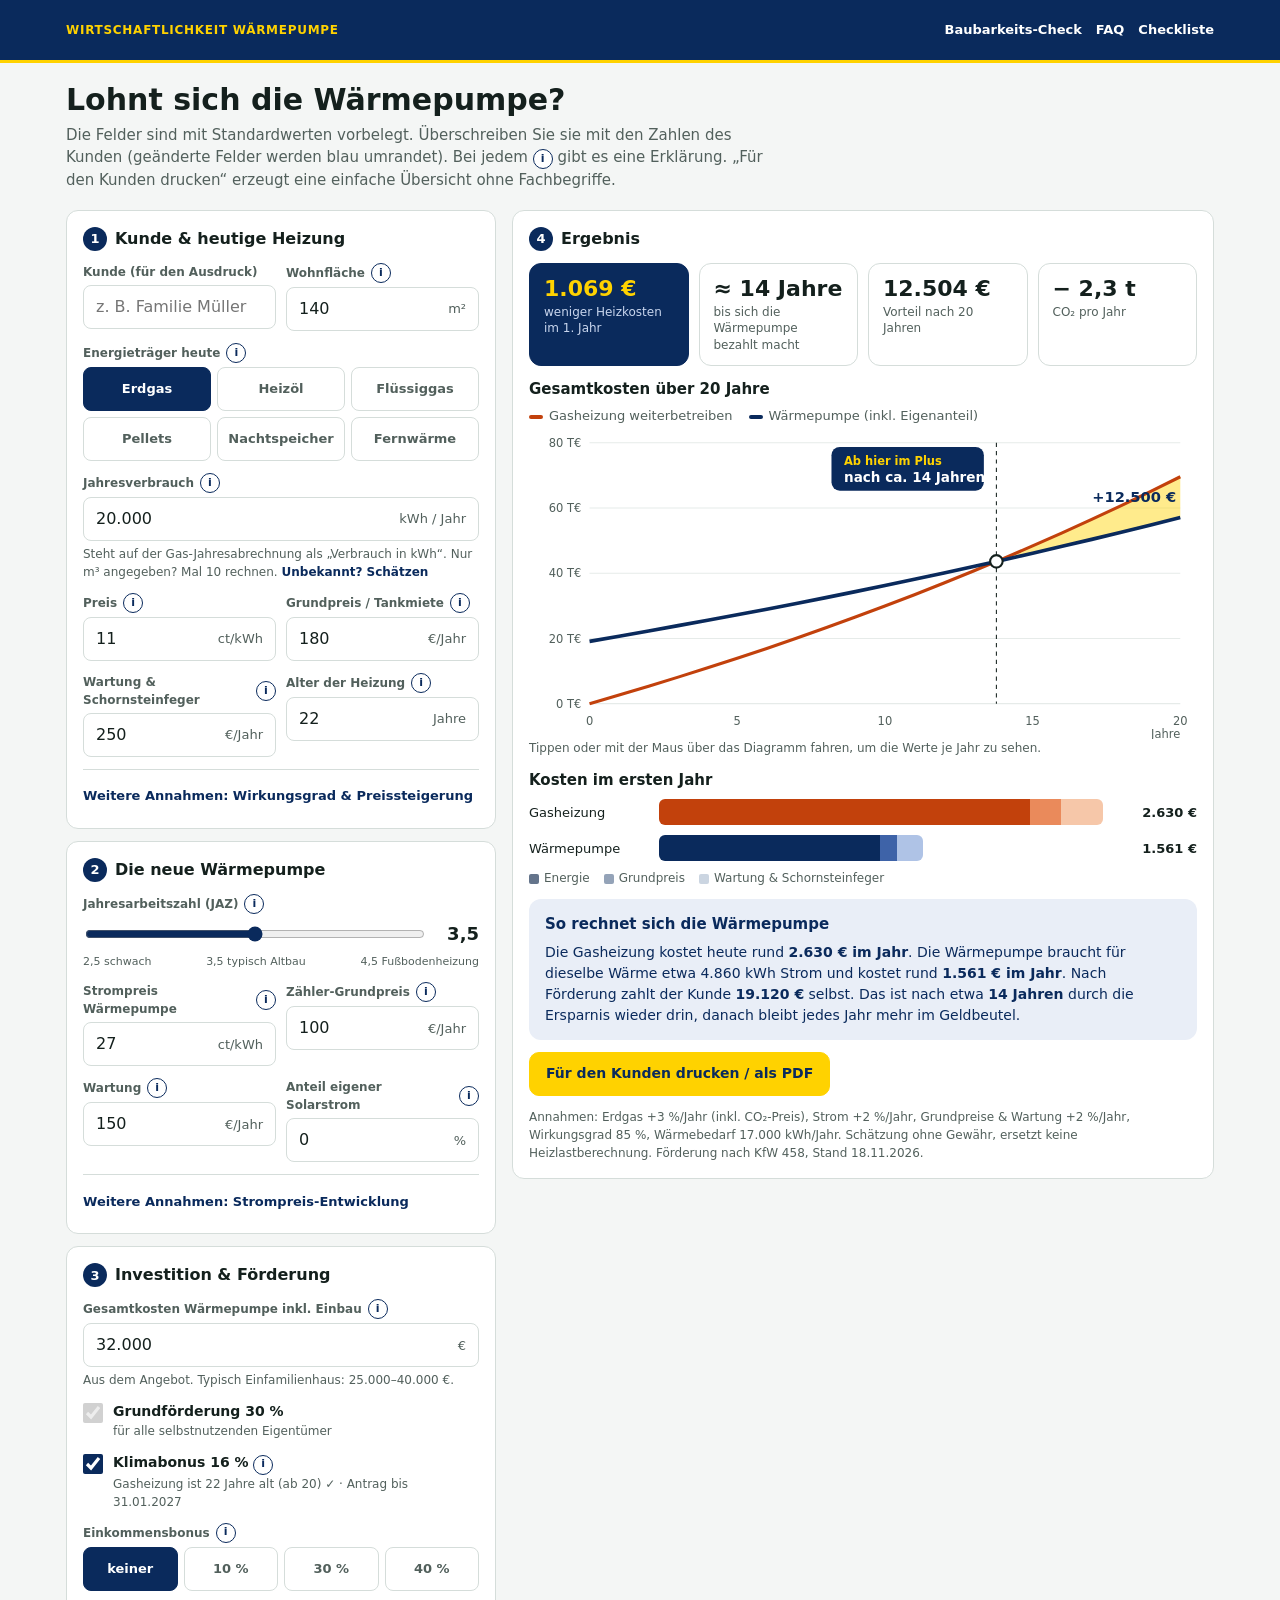
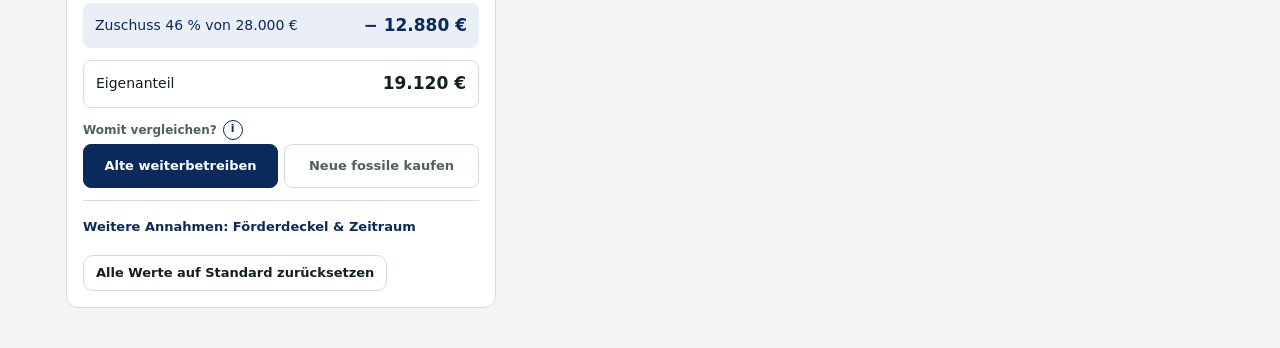
<file: wirtschaftlichkeit/index.html>
<!doctype html>
<html lang="de">
<head>
<meta charset="utf-8">
<meta name="viewport" content="width=device-width, initial-scale=1, viewport-fit=cover">
<meta name="theme-color" content="#0A2A5C">
<meta name="robots" content="noindex">
<title>Wirtschaftlichkeit Wärmepumpe</title>
<link rel="icon" href="../icon.svg" type="image/svg+xml">
<style>
/* Design der Baubarkeits-Check-App */
:root {
  --bg: #F4F6F5; --surface: #fff; --text: #14201D; --muted: #52605C; --line: #D5DDDA;
  --accent: #0A2A5C; --accent-dark: #061B3D; --accent-soft: #E9EEF7; --accent-ink: #0A2A5C;
  --old: #C2410C; --old-soft: #FDEBDD; --old-ink: #8A3A06;
  color-scheme: light;
}
* { box-sizing: border-box; }
[hidden] { display: none !important; }
html, body { margin: 0; background: var(--bg); color: var(--text); }
body { font: 15px/1.5 Inter, system-ui, -apple-system, "Segoe UI", Roboto, sans-serif; -webkit-text-size-adjust: 100%; }
button { font: inherit; cursor: pointer; }
.wrap { max-width: 1180px; margin: 0 auto; padding: 0 16px; }
header.bar { background: #fff; border-bottom: 1px solid var(--line); }
header.bar .wrap { display: flex; justify-content: space-between; align-items: center; min-height: 60px; gap: 12px; padding-top: env(safe-area-inset-top); }
.kicker { font-size: 12px; font-weight: 600; letter-spacing: .06em; text-transform: uppercase; color: var(--accent); }
.links { display: flex; gap: 14px; font-size: 13px; font-weight: 600; }
.links a { color: var(--accent); text-decoration: none; }
.intro { padding: 20px 0 4px; }
h1 { margin: 0 0 6px; font-size: clamp(22px, 4vw, 30px); line-height: 1.15; }
.lead { margin: 0; color: var(--muted); max-width: 75ch; }
.layout { display: grid; grid-template-columns: minmax(0, 430px) minmax(0, 1fr); gap: 16px; padding: 14px 0 40px; align-items: start; }
@media (max-width: 920px) { .layout { grid-template-columns: minmax(0, 1fr); } }
.results { position: sticky; top: 12px; }
@media (max-width: 920px) { .results { position: static; } }
.card { background: #fff; border: 1px solid var(--line); border-radius: 12px; padding: 16px; display: flex; flex-direction: column; gap: 12px; }
.card + .card { margin-top: 12px; }
h2 { margin: 0; font-size: 16px; display: flex; align-items: center; gap: 8px; }
h2 .num { width: 24px; height: 24px; flex-shrink: 0; border-radius: 50%; background: var(--accent); color: #fff; font-size: 13px; display: inline-flex; align-items: center; justify-content: center; }
h3 { margin: 0; font-size: 15px; }
.seg { display: grid; grid-template-columns: repeat(3, minmax(0, 1fr)); gap: 6px; }
.seg.four { grid-template-columns: repeat(4, minmax(0, 1fr)); }
.seg.two { grid-template-columns: repeat(2, minmax(0, 1fr)); }
.seg button { min-height: 44px; border: 1px solid var(--line); border-radius: 8px; background: #fff; font-size: 13px; font-weight: 600; color: var(--muted); padding: 0 6px; }
.seg button[aria-pressed="true"] { background: var(--accent); border-color: var(--accent); color: #fff; }
.f { display: flex; flex-direction: column; gap: 4px; min-width: 0; }
.f > label, .lbl { font-size: 12px; font-weight: 600; color: var(--muted); display: flex; align-items: center; gap: 6px; }
.in { display: flex; align-items: center; border: 1px solid var(--line); border-radius: 8px; min-height: 44px; background: #fff; }
.in:focus-within { outline: 2px solid var(--accent); border-color: var(--accent); }
.in input { flex: 1; min-width: 0; border: 0; outline: 0; font: inherit; font-size: 16px; padding: 0 12px; background: none; color: var(--text); font-variant-numeric: tabular-nums; }
.in .u { padding: 0 12px 0 4px; color: var(--muted); font-size: 13px; white-space: nowrap; }
.in.changed { border-color: var(--accent); background: #FAFBFE; }
.help { font-size: 12px; color: var(--muted); }
.help button.link { border: 0; background: none; padding: 0; color: var(--accent); font-weight: 600; font-size: 12px; }
.row2 { display: grid; grid-template-columns: repeat(2, minmax(0, 1fr)); gap: 10px; }
.row3 { display: grid; grid-template-columns: repeat(3, minmax(0, 1fr)); gap: 8px; }
.i { width: 20px; height: 20px; flex-shrink: 0; border-radius: 50%; border: 1.5px solid var(--accent); background: #fff; color: var(--accent); font-size: 11px; font-weight: 700; font-style: normal; display: inline-flex; align-items: center; justify-content: center; padding: 0; cursor: help; }
.i:hover, .i:focus-visible, .i[aria-expanded="true"] { background: var(--accent); color: #fff; outline: none; }
#tip { position: fixed; z-index: 50; max-width: 320px; background: #14201D; color: #fff; border-radius: 10px; padding: 12px 14px; font-size: 13px; line-height: 1.45; box-shadow: 0 8px 24px rgba(0,0,0,.2); pointer-events: none; }
#tip b { color: #FFD200; display: block; margin-bottom: 2px; }
.range { display: flex; align-items: center; gap: 12px; }
.range input { flex: 1; accent-color: var(--accent); height: 28px; }
.range output { font-weight: 700; font-size: 18px; min-width: 40px; text-align: right; font-variant-numeric: tabular-nums; }
.scale { display: flex; justify-content: space-between; font-size: 11px; color: var(--muted); gap: 6px; }
.chk { display: flex; gap: 10px; align-items: flex-start; font-size: 14px; }
.chk input { width: 20px; height: 20px; accent-color: var(--accent); margin: 2px 0 0; flex-shrink: 0; }
.chk .note { display: block; font-size: 12px; color: var(--muted); }
.sum { display: flex; justify-content: space-between; align-items: center; gap: 8px; border-radius: 8px; padding: 10px 12px; font-size: 14px; }
.sum b { font-size: 17px; font-variant-numeric: tabular-nums; }
.sum.green { background: var(--accent-soft); color: var(--accent-ink); }
.sum.plain { border: 1px solid var(--line); }
details.adv { border-top: 1px solid var(--line); padding-top: 10px; }
details.adv summary { cursor: pointer; font-size: 13px; font-weight: 600; color: var(--accent); min-height: 32px; display: flex; align-items: center; }
details.adv[open] summary { margin-bottom: 10px; }
.adv-body { display: flex; flex-direction: column; gap: 10px; }
.estimate { background: var(--bg); border-radius: 8px; padding: 12px; display: flex; flex-direction: column; gap: 10px; }
.btn { min-height: 44px; padding: 0 16px; border-radius: 10px; border: 1px solid var(--line); background: #fff; font-size: 14px; font-weight: 600; color: var(--text); display: inline-flex; align-items: center; justify-content: center; gap: 6px; }
.btn.primary { background: var(--accent); border-color: var(--accent); color: #fff; }
.btn.primary:hover { background: var(--accent-dark); }
.btn.small { min-height: 36px; font-size: 13px; padding: 0 12px; }
.actions { display: flex; gap: 10px; flex-wrap: wrap; }
.kpis { display: grid; grid-template-columns: repeat(4, minmax(0, 1fr)); gap: 10px; }
@media (max-width: 640px) { .kpis { grid-template-columns: repeat(2, minmax(0, 1fr)); } }
.kpi { border: 1px solid var(--line); border-radius: 12px; padding: 12px 14px; }
.kpi .v { font-size: 22px; font-weight: 700; font-variant-numeric: tabular-nums; line-height: 1.2; }
.kpi .t { font-size: 12px; color: var(--muted); line-height: 1.35; margin-top: 2px; }
.kpi.hero { background: var(--accent); border-color: var(--accent); color: #fff; }
.kpi.hero .t { color: #C9D6EE; }
.kpi.bad { background: var(--old-soft); border-color: #F2C8AC; }
.legend { display: flex; gap: 16px; flex-wrap: wrap; font-size: 13px; color: var(--muted); }
.legend span::before { content: ""; display: inline-block; width: 14px; height: 4px; border-radius: 2px; margin-right: 6px; vertical-align: middle; background: var(--c); }
.chartbox { position: relative; }
.chart { width: 100%; height: auto; display: block; touch-action: pan-y; }
.chart .grid { stroke: #E6EBE9; }
.chart .ax { font-size: 11px; fill: #52605C; }
.chart .l-old { fill: none; stroke: var(--old); stroke-width: 3; stroke-linejoin: round; }
.chart .l-new { fill: none; stroke: var(--accent); stroke-width: 3.5; stroke-linejoin: round; }
.chart .gain { fill: var(--accent); opacity: .14; }
.chart .be { stroke: #14201D; stroke-dasharray: 4 4; }
.chart .be-dot { fill: #fff; stroke: #14201D; stroke-width: 2; }
.chart .be-box { fill: #14201D; }
.chart .be-t1 { fill: #FFD200; font-size: 11px; font-weight: 700; }
.chart .be-t2 { fill: #fff; font-size: 13px; font-weight: 700; }
.chart .hl { stroke: #9AA8A4; }
.chart .d-old { fill: var(--old); } .chart .d-new { fill: var(--accent); }
.ctip { position: absolute; top: 30%; background: #fff; border: 1px solid var(--line); border-radius: 10px; padding: 10px 12px; font-size: 13px; box-shadow: 0 6px 18px rgba(0,0,0,.1); min-width: 190px; pointer-events: none; }
.ctip div { display: flex; justify-content: space-between; gap: 12px; }
.ctip .h { font-weight: 700; margin-bottom: 4px; }
.ctip .tot { border-top: 1px solid var(--line); margin-top: 4px; padding-top: 4px; }
.bars { display: flex; flex-direction: column; gap: 10px; }
.brow { display: grid; grid-template-columns: 120px 1fr 84px; gap: 10px; align-items: center; font-size: 13px; }
@media (max-width: 480px) { .brow { grid-template-columns: 90px 1fr 70px; } }
.btrack { display: flex; height: 26px; border-radius: 6px; overflow: hidden; }
.btrack span { height: 100%; }
.brow .val { font-weight: 700; text-align: right; font-variant-numeric: tabular-nums; }
.blegend { display: flex; gap: 14px; flex-wrap: wrap; font-size: 12px; color: var(--muted); margin-top: 8px; }
.blegend i { display: inline-block; width: 10px; height: 10px; border-radius: 2px; margin-right: 5px; vertical-align: middle; }
.story { background: var(--accent-soft); border-radius: 12px; padding: 14px 16px; color: var(--accent-ink); }
.story.warn { background: var(--old-soft); color: var(--old-ink); }
.story h3 { margin: 0 0 6px; }
.story p { margin: 0; font-size: 14px; }
.note { font-size: 12px; color: var(--muted); margin: 0; }
.visually-hidden { position: absolute; width: 1px; height: 1px; overflow: hidden; clip: rect(0 0 0 0); white-space: nowrap; }

/* ---------------- Farben: Blau (Hauptfarbe) & Gelb (Hervorhebung) ---------------- */
:root { --yellow: #FFD200; --yellow-hover: #F0C400; --yellow-soft: #FFF6CC; }
header.bar { background: var(--accent); border-bottom: 3px solid var(--yellow); }
header.bar .kicker { color: var(--yellow); }
header.bar .links a { color: #fff; }
.btn.primary { background: var(--yellow); border-color: var(--yellow); color: var(--accent); }
.btn.primary:hover { background: var(--yellow-hover); border-color: var(--yellow-hover); }
.kpi.hero .v { color: var(--yellow); }
.chart .gain { fill: var(--yellow); opacity: .45; }
.chart .be-box { fill: var(--accent); }
.range input { accent-color: var(--accent); }

/* ---------------- Ausdruck für den Kunden ---------------- */
.print { display: none; }
@page { size: A4; margin: 12mm 14mm 10mm; }
@media print {
  html, body { background: #fff; }
  body { font-size: 11pt; -webkit-print-color-adjust: exact; print-color-adjust: exact; }
  .screen, #tip { display: none !important; }
  .print { display: block; color: #14201D; }
}
.p-head { display: flex; justify-content: space-between; align-items: flex-end; border-bottom: 3pt solid #FFD200; padding-bottom: 8pt; }
.p-head .k { font-size: 9pt; font-weight: 700; letter-spacing: .06em; text-transform: uppercase; color: #0A2A5C; }
.p-head .who { font-size: 10pt; color: #52605C; text-align: right; }
.p-title { font-size: 21pt; font-weight: 700; line-height: 1.15; margin: 10pt 0 2pt; }
.p-sub { font-size: 11pt; color: #52605C; margin: 0 0 12pt; }
.p-hero { background: #0A2A5C; color: #fff; border-radius: 10pt; padding: 12pt 16pt; display: flex; align-items: center; justify-content: space-between; gap: 12pt; }
.p-hero .big { font-size: 28pt; font-weight: 800; line-height: 1; color: #FFD200; }
.p-hero .txt { font-size: 12pt; }
.p-hero .txt b { display: block; font-size: 14pt; }
.p-cmp { display: grid; grid-template-columns: 1fr 1fr; gap: 10pt; margin: 14pt 0 10pt; }
.p-col { border-radius: 10pt; padding: 12pt 14pt; border: 1pt solid #D5DDDA; position: relative; }
.p-col.old { background: #FAFAFA; color: #52605C; }
.p-col.new { border: 2.5pt solid #0A2A5C; background: #E9EEF7; color: #0A2A5C; }
.p-col .tag { font-size: 9pt; font-weight: 700; letter-spacing: .05em; text-transform: uppercase; }
.p-col .name { font-size: 14pt; font-weight: 700; margin: 2pt 0 8pt; color: #14201D; }
.p-col .amount { font-size: 24pt; font-weight: 800; line-height: 1; }
.p-col .per { font-size: 10pt; }
.p-col .badge { position: absolute; top: -9pt; right: 12pt; background: #FFD200; color: #0A2A5C; font-size: 9pt; font-weight: 700; padding: 3pt 9pt; border-radius: 99pt; }
.p-col ul { margin: 8pt 0 0; padding-left: 14pt; font-size: 10pt; }
.p-facts { display: grid; grid-template-columns: repeat(3, 1fr); gap: 8pt; margin-bottom: 8pt; }
.p-fact { border: 1pt solid #D5DDDA; border-radius: 8pt; padding: 8pt 10pt; }
.p-fact b { display: block; font-size: 15pt; }
.p-fact span { font-size: 9.5pt; color: #52605C; }
.p-fact.green { background: #FFF6CC; border-color: #FFD200; }
.p-chart h3 { font-size: 12pt; margin: 0 0 2pt; }
.p-chart .chart .ax { font-size: 12px; }
.p-why { display: grid; grid-template-columns: repeat(3, 1fr); gap: 8pt; margin-top: 10pt; }
.p-why div { font-size: 10pt; border-left: 3pt solid #FFD200; padding: 2pt 0 2pt 8pt; }
.p-why b { display: block; font-size: 10.5pt; }
.p-page2 { break-before: page; page-break-before: always; padding-top: 2pt; }
.p-page2 h2 { font-size: 16pt; margin: 10pt 0 8pt; display: block; }
.p-grid { display: grid; grid-template-columns: 1fr 1fr; gap: 10pt 14pt; }
.p-box { border: 1pt solid #D5DDDA; border-radius: 8pt; padding: 8pt 10pt; break-inside: avoid; }
.p-box h3 { font-size: 10.5pt; margin: 0 0 4pt; color: #0A2A5C; text-transform: uppercase; letter-spacing: .04em; }
.p-box table { width: 100%; border-collapse: collapse; font-size: 10pt; }
.p-box td { padding: 2.5pt 0; border-bottom: 0.5pt solid #EEF1F0; vertical-align: top; }
.p-box tr:last-child td { border-bottom: 0; }
.p-box td:last-child { text-align: right; font-weight: 600; white-space: nowrap; padding-left: 8pt; }
.p-box tr.total td { font-weight: 700; border-top: 1pt solid #14201D; }
.p-box.wide { grid-column: 1 / -1; }
.p-calc td:first-child { color: #52605C; }
.p-foot { margin-top: 10pt; font-size: 8pt; color: #52605C; border-top: 1pt solid #D5DDDA; padding-top: 6pt; }
</style>
</head>
<body>
<div class="screen">
<header class="bar"><div class="wrap">
  <span class="kicker">Wirtschaftlichkeit Wärmepumpe</span>
  <nav class="links" aria-label="Weitere Seiten"><a href="../">Baubarkeits-Check</a><a href="../faq/">FAQ</a><a href="../checkliste/">Checkliste</a></nav>
</div></header>

<div class="wrap">
  <section class="intro">
    <h1>Lohnt sich die Wärmepumpe?</h1>
    <p class="lead">Die Felder sind mit Standardwerten vorbelegt. Überschreiben Sie sie mit den Zahlen des Kunden (geänderte Felder werden blau umrandet). Bei jedem <i class="i" aria-hidden="true" style="display:inline-flex">i</i> gibt es eine Erklärung. „Für den Kunden drucken“ erzeugt eine einfache Übersicht ohne Fachbegriffe.</p>
  </section>

  <div class="layout">
    <form id="form" autocomplete="off" onsubmit="return false">
      <section class="card">
        <h2><span class="num">1</span>Kunde &amp; heutige Heizung</h2>
        <div class="row2">
          <div class="f"><label for="customer">Kunde (für den Ausdruck)</label><div class="in"><input id="customer" data-k="customer" placeholder="z. B. Familie Müller"></div></div>
          <div class="f"><label for="area">Wohnfläche <button type="button" class="i" data-tip="area">i</button></label><div class="in"><input id="area" data-k="area" inputmode="decimal"><span class="u">m²</span></div></div>
        </div>
        <div class="f"><span class="lbl">Energieträger heute <button type="button" class="i" data-tip="carrier">i</button></span>
          <div class="seg" id="carrier" role="group" aria-label="Energieträger"></div></div>
        <div class="f"><label for="consumption">Jahresverbrauch <button type="button" class="i" data-tip="consumption">i</button></label>
          <div class="in"><input id="consumption" data-k="consumption" inputmode="decimal"><span class="u" data-unit="consumption"></span></div>
          <div class="help"><span id="consumptionHint"></span> <button type="button" class="link" id="estToggle">Unbekannt? Schätzen</button></div>
          <div class="estimate" id="estimate" hidden>
            <div class="f"><span class="lbl">Baujahr des Hauses <button type="button" class="i" data-tip="built">i</button></span>
              <div class="seg four" id="built" role="group" aria-label="Baujahr"></div></div>
            <div class="help" id="estResult"></div>
            <button type="button" class="btn small primary" id="estApply">Schätzwert übernehmen</button>
          </div>
        </div>
        <div class="row2">
          <div class="f"><label for="price">Preis <button type="button" class="i" data-tip="price">i</button></label><div class="in"><input id="price" data-k="price" inputmode="decimal"><span class="u" data-unit="price"></span></div></div>
          <div class="f"><label for="base">Grundpreis / Tankmiete <button type="button" class="i" data-tip="base">i</button></label><div class="in"><input id="base" data-k="base" inputmode="decimal"><span class="u">€/Jahr</span></div></div>
        </div>
        <div class="row2">
          <div class="f"><label for="maint">Wartung &amp; Schornsteinfeger <button type="button" class="i" data-tip="maint">i</button></label><div class="in"><input id="maint" data-k="maint" inputmode="decimal"><span class="u">€/Jahr</span></div></div>
          <div class="f"><label for="age">Alter der Heizung <button type="button" class="i" data-tip="age">i</button></label><div class="in"><input id="age" data-k="age" inputmode="numeric"><span class="u">Jahre</span></div></div>
        </div>
        <details class="adv"><summary>Weitere Annahmen: Wirkungsgrad &amp; Preissteigerung</summary>
          <div class="adv-body">
            <div class="row2">
              <div class="f"><label for="eff">Wirkungsgrad alte Heizung <button type="button" class="i" data-tip="eff">i</button></label><div class="in"><input id="eff" data-k="eff" inputmode="decimal"><span class="u">%</span></div></div>
              <div class="f"><label for="escOld">Preissteigerung heute <button type="button" class="i" data-tip="escOld">i</button></label><div class="in"><input id="escOld" data-k="escOld" inputmode="decimal"><span class="u">% / Jahr</span></div></div>
            </div>
          </div>
        </details>
      </section>

      <section class="card">
        <h2><span class="num">2</span>Die neue Wärmepumpe</h2>
        <div class="f"><label for="jaz">Jahresarbeitszahl (JAZ) <button type="button" class="i" data-tip="jaz">i</button></label>
          <div class="range"><input type="range" id="jaz" data-k="jaz" min="2.5" max="4.5" step="0.1"><output id="jazOut"></output></div>
          <div class="scale"><span>2,5 schwach</span><span>3,5 typisch Altbau</span><span>4,5 Fußbodenheizung</span></div></div>
        <div class="row2">
          <div class="f"><label for="elPrice">Strompreis Wärmepumpe <button type="button" class="i" data-tip="elPrice">i</button></label><div class="in"><input id="elPrice" data-k="elPrice" inputmode="decimal"><span class="u">ct/kWh</span></div></div>
          <div class="f"><label for="elBase">Zähler-Grundpreis <button type="button" class="i" data-tip="elBase">i</button></label><div class="in"><input id="elBase" data-k="elBase" inputmode="decimal"><span class="u">€/Jahr</span></div></div>
        </div>
        <div class="row2">
          <div class="f"><label for="hpMaint">Wartung <button type="button" class="i" data-tip="hpMaint">i</button></label><div class="in"><input id="hpMaint" data-k="hpMaint" inputmode="decimal"><span class="u">€/Jahr</span></div></div>
          <div class="f"><label for="pv">Anteil eigener Solarstrom <button type="button" class="i" data-tip="pv">i</button></label><div class="in"><input id="pv" data-k="pv" inputmode="decimal"><span class="u">%</span></div></div>
        </div>
        <details class="adv"><summary>Weitere Annahmen: Strompreis-Entwicklung</summary>
          <div class="adv-body"><div class="row2">
            <div class="f"><label for="escEl">Preissteigerung Strom <button type="button" class="i" data-tip="escEl">i</button></label><div class="in"><input id="escEl" data-k="escEl" inputmode="decimal"><span class="u">% / Jahr</span></div></div>
            <div class="f"><label for="pvValue">Wert Solarstrom <button type="button" class="i" data-tip="pvValue">i</button></label><div class="in"><input id="pvValue" data-k="pvValue" inputmode="decimal"><span class="u">ct/kWh</span></div></div>
          </div></div>
        </details>
      </section>

      <section class="card">
        <h2><span class="num">3</span>Investition &amp; Förderung</h2>
        <div class="f"><label for="invest">Gesamtkosten Wärmepumpe inkl. Einbau <button type="button" class="i" data-tip="invest">i</button></label><div class="in"><input id="invest" data-k="invest" inputmode="decimal"><span class="u">€</span></div>
          <div class="help">Aus dem Angebot. Typisch Einfamilienhaus: 25.000–40.000 €.</div></div>
        <label class="chk"><input type="checkbox" checked disabled> <span><b>Grundförderung 30 %</b><span class="note">für alle selbstnutzenden Eigentümer</span></span></label>
        <label class="chk"><input type="checkbox" id="klima" data-k="klima"> <span><b>Klimabonus 16 %</b> <button type="button" class="i" data-tip="klima">i</button><span class="note" id="klimaNote"></span></span></label>
        <div class="f"><span class="lbl">Einkommensbonus <button type="button" class="i" data-tip="income">i</button></span>
          <div class="seg four" id="income" role="group" aria-label="Einkommensbonus"></div></div>
        <div class="sum green"><span id="subsidyLabel"></span><b id="subsidyOut"></b></div>
        <div class="sum plain"><span>Eigenanteil</span><b id="ownOut"></b></div>
        <div class="f"><span class="lbl">Womit vergleichen? <button type="button" class="i" data-tip="mode">i</button></span>
          <div class="seg two" id="mode" role="group" aria-label="Vergleich"></div></div>
        <div class="f" id="sowiesoBox"><label for="sowieso">Kosten neue fossile Heizung <button type="button" class="i" data-tip="sowieso">i</button></label><div class="in"><input id="sowieso" data-k="sowieso" inputmode="decimal"><span class="u">€</span></div></div>
        <details class="adv"><summary>Weitere Annahmen: Förderdeckel &amp; Zeitraum</summary>
          <div class="adv-body"><div class="row2">
            <div class="f"><label for="cap">Max. förderfähige Kosten <button type="button" class="i" data-tip="cap">i</button></label><div class="in"><input id="cap" data-k="cap" inputmode="decimal"><span class="u">€</span></div></div>
            <div class="f"><label for="years">Betrachtungszeitraum <button type="button" class="i" data-tip="years">i</button></label><div class="in"><input id="years" data-k="years" inputmode="numeric"><span class="u">Jahre</span></div></div>
          </div></div>
        </details>
        <div class="actions"><button type="button" class="btn small" id="reset">Alle Werte auf Standard zurücksetzen</button></div>
      </section>
    </form>

    <div class="results">
      <section class="card" aria-live="polite">
        <h2><span class="num">4</span>Ergebnis</h2>
        <div class="kpis" id="kpis"></div>
        <div>
          <h3 style="margin-bottom:6px">Gesamtkosten über <span data-years></span> Jahre</h3>
          <div class="legend"><span style="--c:var(--old)" id="legOld"></span><span style="--c:var(--accent)">Wärmepumpe (inkl. Eigenanteil)</span></div>
          <div class="chartbox" id="chartbox"></div>
          <p class="note">Tippen oder mit der Maus über das Diagramm fahren, um die Werte je Jahr zu sehen.</p>
        </div>
        <div>
          <h3 style="margin-bottom:8px">Kosten im ersten Jahr</h3>
          <div class="bars" id="bars"></div>
          <div class="blegend"><span><i style="background:#64748B"></i>Energie</span><span><i style="background:#94A3B8"></i>Grundpreis</span><span><i style="background:#CBD5E1"></i>Wartung &amp; Schornsteinfeger</span></div>
        </div>
        <div class="story" id="story"></div>
        <div class="actions">
          <button type="button" class="btn primary" id="printBtn">Für den Kunden drucken / als PDF</button>
        </div>
        <p class="note" id="assumptions"></p>
      </section>
    </div>
  </div>
</div>
</div>

<div class="print" id="print"></div>
<div id="tip" role="tooltip" hidden></div>

<script>
(function () {
  'use strict';

  // ---------------------------------------------------------------- Standardwerte (Stand Nov. 2026, frei überschreibbar)
  const CARRIERS = {
    gas:      { label: 'Erdgas',       name: 'Gasheizung',          unit: 'kWh',   kwh: 1,   price: 11,   priceUnit: 'ct/kWh',   factor: 0.01, base: 180, maint: 250, eff: 85,  esc: 3,   co2: 0.201, fossil: true,
                hint: 'Steht auf der Gas-Jahresabrechnung als „Verbrauch in kWh“. Nur m³ angegeben? Mal 10 rechnen.' },
    oil:      { label: 'Heizöl',       name: 'Ölheizung',           unit: 'Liter', kwh: 10,  price: 1.0,  priceUnit: '€/Liter',  factor: 1,    base: 0,   maint: 300, eff: 85,  esc: 3,   co2: 0.266, fossil: true,
                hint: 'Getankte Liter pro Jahr, am besten Durchschnitt der letzten 3 Jahre (Lieferscheine).' },
    lpg:      { label: 'Flüssiggas',   name: 'Flüssiggasheizung',   unit: 'Liter', kwh: 6.6, price: 0.7,  priceUnit: '€/Liter',  factor: 1,    base: 120, maint: 250, eff: 85,  esc: 3,   co2: 0.239, fossil: true,
                hint: 'Getankte Liter pro Jahr (Rechnungen des Gaslieferanten). Grundpreis = Tankmiete.' },
    pellets:  { label: 'Pellets',      name: 'Pelletheizung',       unit: 'kg',    kwh: 4.8, price: 0.32, priceUnit: '€/kg',     factor: 1,    base: 0,   maint: 350, eff: 80,  esc: 2,   co2: 0.036, fossil: false,
                hint: 'Gelieferte Menge pro Jahr in kg (1 Tonne = 1.000 kg).' },
    night:    { label: 'Nachtspeicher', name: 'Nachtspeicherheizung', unit: 'kWh', kwh: 1,   price: 30,   priceUnit: 'ct/kWh',   factor: 0.01, base: 120, maint: 0,   eff: 100, esc: 2,   co2: 0.36,  fossil: false,
                hint: 'Heizstrom-Verbrauch laut Stromabrechnung (eigener Zähler bzw. Niedertarif „NT“).' },
    district: { label: 'Fernwärme',    name: 'Fernwärme',           unit: 'kWh',   kwh: 1,   price: 14,   priceUnit: 'ct/kWh',   factor: 0.01, base: 400, maint: 0,   eff: 100, esc: 2.5, co2: 0.28,  fossil: false,
                hint: 'Wärmemenge laut Jahresabrechnung des Versorgers in kWh (bei MWh mal 1.000).' },
  };
  const DEFAULTS = {
    customer: '', area: 140, carrier: 'gas', consumption: 20000, age: 22,
    jaz: 3.5, elPrice: 27, elBase: 100, hpMaint: 150, pv: 0, escEl: 2, pvValue: 8,
    invest: 32000, klima: null, income: 0, mode: 'keep', sowieso: 12000, cap: 28000, years: 20, built: 'b1978',
  };
  const BUILT = { b1978: ['bis 1978', 180], b1994: ['1979–1994', 140], b2009: ['1995–2009', 100], b2010: ['ab 2010', 60] };
  const CO2_EL = 0.36; // kg CO₂ je kWh Strommix

  const TIPS = {
    area: ['Wohnfläche', 'Beheizte Wohnfläche in m². Wird nur für die Verbrauchsschätzung gebraucht, wenn der Kunde seinen Verbrauch nicht kennt.'],
    carrier: ['Energieträger heute', 'Womit heizt der Kunde heute? Einheit, Preis und Standardwerte passen sich automatisch an.'],
    consumption: ['Jahresverbrauch', 'Die wichtigste Zahl. Am besten von der letzten Jahresabrechnung, bei Öl oder Pellets der Durchschnitt mehrerer Jahre. Wenn unbekannt: über „Schätzen“ aus Wohnfläche und Baujahr.'],
    built: ['Baujahr', 'Ältere, wenig gedämmte Häuser brauchen mehr Wärme pro m². Grobe Richtwerte: bis 1978 ca. 180, 1979–1994 ca. 140, 1995–2009 ca. 100, ab 2010 ca. 60 kWh pro m² und Jahr.'],
    price: ['Preis', 'Aktueller Preis pro Einheit laut Rechnung oder Vertrag, ohne Grundpreis. Bei Gas: „Arbeitspreis“ in ct/kWh brutto.'],
    base: ['Grundpreis / Tankmiete', 'Feste Kosten pro Jahr, unabhängig vom Verbrauch: Grundpreis bei Gas, Strom und Fernwärme, Tankmiete bei Flüssiggas. Entfallen mit der Wärmepumpe.'],
    maint: ['Wartung & Schornsteinfeger', 'Jährliche Wartung, Schornsteinfeger bzw. Abgasmessung, bei Öl auch Tankversicherung. Fällt mit der Wärmepumpe größtenteils weg.'],
    age: ['Alter der Heizung', 'Wichtig für den Klimabonus: Gas-, Flüssiggas- und Pelletheizungen ab 20 Jahren, Öl- und Nachtspeicherheizungen immer.'],
    eff: ['Wirkungsgrad', 'Wie viel der eingekauften Energie im Haus als Wärme ankommt. Ältere Kessel ca. 80–85 %, Brennwertkessel ca. 90–95 %, Strom und Fernwärme 100 %. Daraus ergibt sich der tatsächliche Wärmebedarf.'],
    escOld: ['Preissteigerung', 'Angenommene Preissteigerung pro Jahr. Bei Gas und Öl kommt der steigende CO₂-Preis dazu, daher sind 3 % eher vorsichtig.'],
    jaz: ['Jahresarbeitszahl (JAZ)', 'So viele kWh Wärme macht die Wärmepumpe im Jahresschnitt aus 1 kWh Strom. Altbau mit Heizkörpern meist 3,0–3,8, mit Fußbodenheizung bis 4,5. Die Förderung verlangt mindestens 3,0.'],
    elPrice: ['Strompreis Wärmepumpe', 'Arbeitspreis des Wärmepumpentarifs bzw. des normalen Haushaltstroms in ct/kWh brutto. Wärmepumpentarife liegen meist einige Cent unter dem Haushaltsstrom.'],
    elBase: ['Zähler-Grundpreis', 'Grundpreis für einen eigenen Wärmepumpenzähler. Läuft die Wärmepumpe über den Haushaltszähler, hier 0 eintragen.'],
    hpMaint: ['Wartung Wärmepumpe', 'Empfohlen ist eine Wartung pro Jahr, meist ein niedriger dreistelliger Betrag. Kein Schornsteinfeger mehr nötig.'],
    pv: ['Anteil Solarstrom', 'Wie viel Prozent des Wärmepumpen-Stroms aus der eigenen PV-Anlage kommen. Ohne PV: 0. Mit PV realistisch 15–30 %, im Winter weniger.'],
    escEl: ['Preissteigerung Strom', 'Angenommene Strompreissteigerung pro Jahr. Strom ist weniger vom CO₂-Preis betroffen als Gas und Öl.'],
    pvValue: ['Wert Solarstrom', 'Was eine selbst verbrauchte Solar-kWh „kostet“: die entgangene Einspeisevergütung, meist ca. 8 ct.'],
    invest: ['Gesamtkosten', 'Gesamtpreis laut Angebot inkl. Gerät, Speicher, Montage, Elektrik, hydraulischem Abgleich und Ausbau der Altanlage, vor Förderung.'],
    klima: ['Klimabonus 16 %', 'Für Selbstnutzer, die eine Öl-, Kohle-, Gasetagen- oder Nachtspeicherheizung ersetzen, oder eine Gas- bzw. Biomasseheizung ab 20 Jahren. Antrag bis 31.01.2027, danach sinkt der Bonus schrittweise.'],
    income: ['Einkommensbonus', 'Zu versteuerndes Haushaltseinkommen (Steuerbescheide 2023 und 2024): bis 30.000 € = 40 %, bis 40.000 € = 30 %, bis 50.000 € = 10 %. Pro minderjährigem Kind 10.000 € abziehen.'],
    mode: ['Vergleich', '„Alte weiterbetreiben“: die heutige Heizung läuft weiter, ohne Anschaffung. „Neue fossile kaufen“: der Kunde müsste sowieso eine neue Gas- oder Ölheizung kaufen. Dann zählt nur der Mehrpreis der Wärmepumpe.'],
    sowieso: ['Kosten neue fossile Heizung', 'Was eine neue Gas- oder Ölheizung inkl. Einbau kosten würde (ohne Förderung), meist ca. 10.000–15.000 €.'],
    cap: ['Förderfähige Kosten', 'Höchstbetrag, auf den die Förderung berechnet wird. KfW 458: 28.000 € für die erste Wohneinheit (Stand 18.11.2026).'],
    years: ['Zeitraum', 'Über wie viele Jahre verglichen wird. 20 Jahre entsprechen etwa der Lebensdauer einer Wärmepumpe.'],
  };

  // ---------------------------------------------------------------- helpers
  const $ = (id) => document.getElementById(id);
  const nf0 = new Intl.NumberFormat('de-DE', { maximumFractionDigits: 0 });
  const nf1 = new Intl.NumberFormat('de-DE', { minimumFractionDigits: 1, maximumFractionDigits: 1 });
  const nfn = (v, d) => new Intl.NumberFormat('de-DE', { maximumFractionDigits: d }).format(v);
  const eur = (v) => nf0.format(Math.round(v)) + ' €';
  const eurR = (v, step = 10) => nf0.format(Math.round(v / step) * step) + ' €'; // gerundet für Kunden
  const num = (s) => {
    const t = String(s ?? '').trim().replace(/\s/g, '');
    if (!t) return NaN;
    // "20.000" (de) → 20000, "11,5" → 11.5
    const n = Number(t.includes(',') ? t.replace(/\./g, '').replace(',', '.') : /^\d{1,3}(\.\d{3})+$/.test(t) ? t.replace(/\./g, '') : t);
    return Number.isFinite(n) ? n : NaN;
  };
  const esc = (s) => String(s).replace(/[&<>"']/g, (c) => ({ '&': '&amp;', '<': '&lt;', '>': '&gt;', '"': '&quot;', "'": '&#39;' })[c]);

  // ---------------------------------------------------------------- state
  const KEY = 'bbc-wirtschaftlichkeit-v1';
  let s = loadState();
  function carrierDefaults(c) {
    const d = CARRIERS[c];
    return { price: d.price, base: d.base, maint: d.maint, eff: d.eff, escOld: d.esc };
  }
  function fresh() { return { ...DEFAULTS, ...carrierDefaults(DEFAULTS.carrier) }; }
  function loadState() {
    try {
      const v = JSON.parse(localStorage.getItem(KEY) || 'null');
      if (v && CARRIERS[v.carrier]) return { ...fresh(), ...v };
    } catch (_) { /* privat/gesperrt */ }
    return fresh();
  }
  function saveState() { try { localStorage.setItem(KEY, JSON.stringify(s)); } catch (_) { /* ignore */ } }
  const defaultFor = (k) => (k in carrierDefaults(s.carrier) ? carrierDefaults(s.carrier)[k] : DEFAULTS[k]);

  // ---------------------------------------------------------------- form binding
  const fmtInput = (k, v) => {
    if (k === 'customer') return v;
    if (!Number.isFinite(v)) return '';
    if (k === 'price' && CARRIERS[s.carrier].factor === 1) return new Intl.NumberFormat('de-DE', { minimumFractionDigits: 2, maximumFractionDigits: 3 }).format(v);
    return nfn(v, 2);
  };
  function fillForm() {
    document.querySelectorAll('input[data-k]').forEach((el) => {
      const k = el.dataset.k;
      if (el.type === 'checkbox') return;
      if (el.type === 'range') { el.value = s[k]; return; }
      if (document.activeElement !== el) el.value = fmtInput(k, s[k]);
      markChanged(el);
    });
    document.querySelectorAll('[data-unit="consumption"]').forEach((e) => (e.textContent = CARRIERS[s.carrier].unit + ' / Jahr'));
    document.querySelectorAll('[data-unit="price"]').forEach((e) => (e.textContent = CARRIERS[s.carrier].priceUnit));
    $('consumptionHint').textContent = CARRIERS[s.carrier].hint;
    $('jazOut').textContent = nf1.format(s.jaz);
    seg('carrier', Object.entries(CARRIERS).map(([k, c]) => [k, c.label]), s.carrier);
    seg('income', [[0, 'keiner'], [10, '10 %'], [30, '30 %'], [40, '40 %']], s.income);
    seg('mode', [['keep', 'Alte weiterbetreiben'], ['new', 'Neue fossile kaufen']], s.mode);
    seg('built', Object.entries(BUILT).map(([k, b]) => [k, b[0]]), s.built);
    $('sowiesoBox').hidden = s.mode !== 'new';
    $('klima').checked = klimaActive();
    $('klimaNote').textContent = klimaReason();
  }
  function markChanged(el) {
    const k = el.dataset.k;
    if (k === 'customer') return;
    const d = defaultFor(k);
    el.closest('.in')?.classList.toggle('changed', Number.isFinite(s[k]) && Math.abs(s[k] - d) > 1e-9);
  }
  function seg(id, options, current) {
    const box = $(id);
    const html = options.map(([v, l]) => `<button type="button" data-v="${v}" aria-pressed="${String(v) === String(current)}">${esc(l)}</button>`).join('');
    if (box.innerHTML !== html) box.innerHTML = html;
  }

  $('form').addEventListener('input', (e) => {
    const k = e.target.dataset.k;
    if (!k) return;
    if (e.target.type === 'checkbox') s[k] = e.target.checked;
    else if (k === 'customer') s[k] = e.target.value;
    else s[k] = e.target.type === 'range' ? Number(e.target.value) : num(e.target.value);
    if (k === 'jaz') $('jazOut').textContent = nf1.format(s.jaz);
    if (k === 'age' || k === 'carrier') { $('klima').checked = klimaActive(); $('klimaNote').textContent = klimaReason(); }
    markChanged(e.target);
    saveState();
    update();
  });
  // Nach Verlassen eines Feldes schön formatieren (z. B. 20000 → 20.000)
  $('form').addEventListener('focusout', (e) => {
    const k = e.target.dataset && e.target.dataset.k;
    if (k && e.target.type === 'text' && k !== 'customer' && Number.isFinite(s[k])) e.target.value = fmtInput(k, s[k]);
  });
  $('form').addEventListener('click', (e) => {
    const b = e.target.closest('.seg button');
    if (!b) return;
    const id = b.parentElement.id;
    const v = b.dataset.v;
    if (id === 'carrier' && v !== s.carrier) {
      const old = CARRIERS[s.carrier];
      // Verbrauch in Wärme umrechnen, damit der Wert beim Wechsel sinnvoll bleibt
      const heat = s.consumption * old.kwh * (s.eff / 100);
      s.carrier = v;
      Object.assign(s, carrierDefaults(v));
      const c = CARRIERS[v];
      s.consumption = Math.round(heat / (s.eff / 100) / c.kwh / 10) * 10;
      s.klima = null;
    } else if (id === 'income') s.income = Number(v);
    else if (id === 'mode') s.mode = v;
    else if (id === 'built') { s.built = v; estimate(); }
    fillForm();
    saveState();
    update();
  });
  $('klima').addEventListener('change', (e) => { s.klima = e.target.checked; $('klimaNote').textContent = klimaReason(); saveState(); update(); });

  // Schätzung aus Wohnfläche × Baujahr
  function estimate() {
    const per = BUILT[s.built][1];
    const heatNeed = (Number.isFinite(s.area) ? s.area : 0) * per;
    const c = CARRIERS[s.carrier];
    const val = Math.round(heatNeed / (s.eff / 100) / c.kwh / 10) * 10;
    $('estResult').innerHTML = s.area > 0
      ? `${nf0.format(s.area)} m² × ca. ${per} kWh/m² ≈ <b>${nf0.format(val)} ${c.unit}</b> pro Jahr`
      : 'Bitte oben die Wohnfläche eintragen.';
    return val;
  }
  $('estToggle').addEventListener('click', () => { $('estimate').hidden = !$('estimate').hidden; estimate(); });
  $('estApply').addEventListener('click', () => {
    const v = estimate();
    if (v > 0) { s.consumption = v; $('consumption').value = fmtInput('consumption', v); markChanged($('consumption')); saveState(); update(); }
  });
  $('area').addEventListener('input', () => { if (!$('estimate').hidden) estimate(); });

  $('reset').addEventListener('click', () => {
    if (!confirm('Alle Eingaben auf die Standardwerte zurücksetzen?')) return;
    s = fresh();
    saveState();
    fillForm();
    update();
  });

  // ---------------------------------------------------------------- Klimabonus
  function klimaEligible() {
    const c = s.carrier;
    if (c === 'oil' || c === 'night') return true;
    if (c === 'gas' || c === 'lpg' || c === 'pellets') return s.age >= 20;
    return false;
  }
  const klimaActive = () => (s.klima === null || s.klima === undefined ? klimaEligible() : s.klima);
  function klimaReason() {
    const c = CARRIERS[s.carrier];
    if (s.carrier === 'oil' || s.carrier === 'night') return `${c.name} wird ersetzt ✓ · Antrag bis 31.01.2027`;
    if (s.carrier === 'district') return 'Bei Fernwärme in der Regel nicht möglich';
    return s.age >= 20 ? `${c.name} ist ${s.age} Jahre alt (ab 20) ✓ · Antrag bis 31.01.2027` : `Erst ab 20 Jahren Heizungsalter (heute ${Number.isFinite(s.age) ? s.age : '–'})`;
  }

  // ---------------------------------------------------------------- Rechnung
  function calc() {
    const c = CARRIERS[s.carrier];
    const v = (x, d = 0) => (Number.isFinite(x) ? x : d);
    const years = Math.min(30, Math.max(5, Math.round(v(s.years, 20))));
    const consumption = Math.max(0, v(s.consumption));
    const eff = Math.min(110, Math.max(30, v(s.eff, c.eff))) / 100;
    const energyKwh = consumption * c.kwh;           // eingekaufte Energie
    const heat = energyKwh * eff;                     // Wärmebedarf
    const fuelCost = consumption * v(s.price) * c.factor;
    const oldFixed = v(s.base) + v(s.maint);

    const jaz = Math.max(1, v(s.jaz, 3.5));
    const hpKwh = heat / jaz;
    const pvShare = Math.min(100, Math.max(0, v(s.pv))) / 100;
    const elCost = hpKwh * (1 - pvShare) * v(s.elPrice) / 100 + hpKwh * pvShare * v(s.pvValue) / 100;
    const newFixed = v(s.elBase) + v(s.hpMaint);

    const invest = Math.max(0, v(s.invest));
    const rate = Math.min(30 + (klimaActive() ? 16 : 0) + v(s.income), 80); // KfW 458: zusammen höchstens 80 %
    const subsidy = Math.min(invest, Math.max(0, v(s.cap, 28000))) * rate / 100;
    const own = invest - subsidy;

    // Vergleich mit neuer fossiler Heizung: Anschaffung zählt dort mit, Wirkungsgrad besser
    const newFossil = s.mode === 'new';
    const sowieso = newFossil ? Math.max(0, v(s.sowieso)) : 0;
    const oldFuelCost = newFossil && c.fossil ? fuelCost * eff / Math.max(eff, 0.95) : fuelCost;

    const escOld = v(s.escOld, c.esc) / 100;
    const escEl = v(s.escEl, 2) / 100;
    const inflation = 0.02; // Grundpreise & Wartung
    const cumOld = [sowieso];
    const cumNew = [own];
    const yearOld = [];
    const yearNew = [];
    for (let y = 1; y <= years; y++) {
      const fo = oldFuelCost * Math.pow(1 + escOld, y - 1) + oldFixed * Math.pow(1 + inflation, y - 1);
      const fn = elCost * Math.pow(1 + escEl, y - 1) + newFixed * Math.pow(1 + inflation, y - 1);
      yearOld.push(fo);
      yearNew.push(fn);
      cumOld.push(cumOld[y - 1] + fo);
      cumNew.push(cumNew[y - 1] + fn);
    }
    let breakEven = null;
    if (cumNew[0] <= cumOld[0]) breakEven = 0;
    else {
      for (let y = 1; y <= years; y++) {
        if (cumOld[y] >= cumNew[y]) {
          const d0 = cumNew[y - 1] - cumOld[y - 1];
          const d1 = cumNew[y] - cumOld[y];
          breakEven = y - 1 + d0 / (d0 - d1);
          break;
        }
      }
    }
    const co2Old = energyKwh * c.co2 / 1000;
    const co2New = hpKwh * (1 - pvShare) * CO2_EL / 1000;
    return {
      c, years, heat, hpKwh, fuelCost: oldFuelCost, oldFixed, elCost, newFixed, invest, rate, subsidy, own, sowieso, newFossil,
      cumOld, cumNew, yearOld, yearNew, breakEven,
      saving1: yearOld[0] - yearNew[0],
      total: cumOld[years] - cumNew[years],
      co2: co2Old - co2New, co2Old, co2New,
      base: v(s.base), maint: v(s.maint), elBase: v(s.elBase), hpMaint: v(s.hpMaint),
    };
  }

  // ---------------------------------------------------------------- Diagramm
  function chartSvg(r, { big = false } = {}) {
    const W = 640, H = big ? 215 : 300, L = 58, R = 16, T = 16, B = 34;
    const pw = W - L - R, ph = H - T - B;
    const maxV = Math.max(...r.cumOld, ...r.cumNew, 1);
    const step = niceStep(maxV / 4);
    const ymax = Math.ceil(maxV / step) * step;
    const X = (y) => L + (pw * y) / r.years;
    const Y = (v) => T + ph * (1 - v / ymax);
    const pts = (a) => a.map((v, i) => `${X(i).toFixed(1)},${Y(v).toFixed(1)}`).join(' ');
    let g = '';
    for (let v = 0; v <= ymax + 1; v += step) {
      g += `<line x1="${L}" x2="${W - R}" y1="${Y(v).toFixed(1)}" y2="${Y(v).toFixed(1)}" class="grid"/>` +
        `<text x="${L - 8}" y="${(Y(v) + 4).toFixed(1)}" class="ax" text-anchor="end">${nfn(v / 1000, 1)} T€</text>`;
    }
    const xStep = r.years > 20 ? 10 : 5;
    for (let y = 0; y <= r.years; y += xStep) g += `<text x="${X(y).toFixed(1)}" y="${H - 14}" class="ax" text-anchor="middle">${y}</text>`;
    g += `<text x="${W - R}" y="${H - 1}" class="ax" text-anchor="end">Jahre</text>`;
    let gain = '';
    let be = '';
    if (r.breakEven !== null) {
      const b = r.breakEven;
      const i = Math.floor(b);
      const bv = r.cumOld[i] + (r.cumOld[Math.min(i + 1, r.years)] - r.cumOld[i]) * (b - i);
      const upper = [`${X(b).toFixed(1)},${Y(bv).toFixed(1)}`];
      for (let y = i + 1; y <= r.years; y++) upper.push(`${X(y).toFixed(1)},${Y(r.cumOld[y]).toFixed(1)}`);
      const lower = [];
      for (let y = r.years; y > i; y--) lower.push(`${X(y).toFixed(1)},${Y(r.cumNew[y]).toFixed(1)}`);
      gain = `<polygon points="${upper.concat(lower).join(' ')}" class="gain"/>`;
      if (b > 0) {
        const bx = X(b);
        const boxX = bx > W / 2 ? bx - 158 : bx + 12;
        be = `<line x1="${bx.toFixed(1)}" x2="${bx.toFixed(1)}" y1="${T}" y2="${H - B}" class="be"/>` +
          `<circle cx="${bx.toFixed(1)}" cy="${Y(bv).toFixed(1)}" r="6" class="be-dot"/>` +
          `<g transform="translate(${boxX.toFixed(1)},${T + 4})"><rect width="146" height="42" rx="8" class="be-box"/>` +
          `<text x="12" y="17" class="be-t1">Ab hier im Plus</text><text x="12" y="34" class="be-t2">nach ca. ${nfn(Math.ceil(b), 0)} Jahren</text></g>`;
      }
    }
    const lastGain = r.total > 0
      ? `<text x="${(W - R - 4).toFixed(1)}" y="${(Y((r.cumOld[r.years] + r.cumNew[r.years]) / 2) + 5).toFixed(1)}" text-anchor="end" style="font-size:14px;font-weight:800;fill:#0A2A5C">+${eurR(r.total, 100)}</text>`
      : '';
    return `<svg viewBox="0 0 ${W} ${H}" data-ymax="${ymax}" class="chart" role="img" aria-label="Gesamtkosten über ${r.years} Jahre: ${esc(r.c.name)} ${eur(r.cumOld[r.years])}, Wärmepumpe ${eur(r.cumNew[r.years])}">
      ${g}${gain}<polyline points="${pts(r.cumOld)}" class="l-old"/><polyline points="${pts(r.cumNew)}" class="l-new"/>${be}${lastGain}
      <g class="hover" visibility="hidden"><line class="hl" y1="${T}" y2="${H - B}"/><circle r="5" class="d-old"/><circle r="5" class="d-new"/></g>
    </svg>`;
    function niceStep(x) {
      const p = Math.pow(10, Math.floor(Math.log10(x)));
      return [1, 2, 2.5, 5, 10].map((m) => m * p).find((v) => v >= x) || 10 * p;
    }
  }

  function bindChartHover(r) {
    const box = $('chartbox');
    const svg = box.querySelector('svg');
    const hov = svg.querySelector('.hover');
    let tipEl = box.querySelector('.ctip');
    if (!tipEl) { tipEl = document.createElement('div'); tipEl.className = 'ctip'; box.appendChild(tipEl); }
    tipEl.hidden = true;
    const vb = svg.viewBox.baseVal;
    const L = 58, R = 16, T = 16, B = 34, pw = vb.width - L - R, ph = vb.height - T - B;
    const maxY = Number(svg.dataset.ymax);
    const show = (clientX) => {
      const rect = svg.getBoundingClientRect();
      const x = ((clientX - rect.left) / rect.width) * vb.width;
      const y = Math.max(0, Math.min(r.years, Math.round(((x - L) / pw) * r.years)));
      const X = L + (pw * y) / r.years;
      const Y = (v) => T + ph * (1 - v / maxY);
      hov.setAttribute('visibility', 'visible');
      hov.querySelector('line').setAttribute('x1', X); hov.querySelector('line').setAttribute('x2', X);
      const [co, cn] = hov.querySelectorAll('circle');
      co.setAttribute('cx', X); co.setAttribute('cy', Y(r.cumOld[y]));
      cn.setAttribute('cx', X); cn.setAttribute('cy', Y(r.cumNew[y]));
      const diff = r.cumOld[y] - r.cumNew[y];
      tipEl.innerHTML = `<div class="h">${y === 0 ? 'Start' : 'Nach ' + y + (y === 1 ? ' Jahr' : ' Jahren')}</div>
        <div><span style="color:var(--old-ink)">${esc(r.c.name)}</span><b>${eur(r.cumOld[y])}</b></div>
        <div><span style="color:var(--accent-ink)">Wärmepumpe</span><b>${eur(r.cumNew[y])}</b></div>
        <div class="tot"><span>${diff >= 0 ? 'Vorteil Wärmepumpe' : 'Noch offen'}</span><b style="color:${diff >= 0 ? 'var(--accent-ink)' : 'var(--old-ink)'}">${eur(Math.abs(diff))}</b></div>`;
      tipEl.hidden = false;
      const px = (X / vb.width) * rect.width;
      const left = px > rect.width / 2 ? px - tipEl.offsetWidth - 12 : px + 12;
      tipEl.style.left = Math.max(0, left) + 'px';
    };
    const hide = () => { hov.setAttribute('visibility', 'hidden'); tipEl.hidden = true; };
    svg.addEventListener('pointermove', (e) => show(e.clientX));
    svg.addEventListener('pointerdown', (e) => show(e.clientX));
    svg.addEventListener('pointerleave', (e) => { if (e.pointerType === 'mouse') hide(); });
  }

  // ---------------------------------------------------------------- Ausgabe
  function yearsText(b) {
    if (b === null) return null;
    if (b <= 0) return 'sofort';
    const n = Math.ceil(b);
    return `${n} ${n === 1 ? 'Jahr' : 'Jahren'}`;
  }

  function update() {
    const r = calc();
    document.querySelectorAll('[data-years]').forEach((e) => (e.textContent = r.years));
    $('legOld').textContent = (r.newFossil ? 'Neue ' : '') + r.c.name + (r.newFossil ? ' kaufen' : ' weiterbetreiben');
    $('subsidyLabel').textContent = `Zuschuss ${r.rate} % von ${eur(Math.min(r.invest, Number.isFinite(s.cap) ? s.cap : 28000))}`;
    $('subsidyOut').textContent = '− ' + eur(r.subsidy);
    $('ownOut').textContent = eur(r.own);

    const be = yearsText(r.breakEven);
    const good = r.saving1 > 0;
    $('kpis').innerHTML = `
      <div class="kpi ${good ? 'hero' : 'bad'}"><div class="v">${good ? eur(r.saving1) : '– ' + eur(-r.saving1)}</div><div class="t">${good ? 'weniger Heizkosten im 1. Jahr' : 'Mehrkosten im 1. Jahr'}</div></div>
      <div class="kpi"><div class="v">${r.breakEven === null ? `> ${r.years} J.` : r.breakEven <= 0 ? 'sofort' : '≈ ' + Math.ceil(r.breakEven) + (Math.ceil(r.breakEven) === 1 ? ' Jahr' : ' Jahre')}</div><div class="t">bis sich die Wärmepumpe bezahlt macht</div></div>
      <div class="kpi"><div class="v">${r.total >= 0 ? eur(r.total) : '– ' + eur(-r.total)}</div><div class="t">${r.total >= 0 ? 'Vorteil' : 'Nachteil'} nach ${r.years} Jahren</div></div>
      <div class="kpi"><div class="v">− ${nf1.format(Math.max(0, r.co2))} t</div><div class="t">CO₂ pro Jahr</div></div>`;

    $('chartbox').innerHTML = chartSvg(r);
    bindChartHover(r);

    const maxY = Math.max(r.yearOld[0], r.yearNew[0], 1);
    const bar = (label, parts, total, colors) => `<div class="brow"><span>${esc(label)}</span>
      <div class="btrack" style="width:${(total / maxY) * 100}%">${parts.map((p, i) => `<span style="width:${total ? (p / total) * 100 : 0}%;background:${colors[i]}"></span>`).join('')}</div>
      <span class="val">${eur(total)}</span></div>`;
    $('bars').innerHTML =
      bar(r.c.name, [r.fuelCost, r.base, r.maint], r.yearOld[0], ['#C2410C', '#EA8A5B', '#F6C7A9']) +
      bar('Wärmepumpe', [r.elCost, r.elBase, r.hpMaint], r.yearNew[0], ['#0A2A5C', '#3E63A8', '#AFC3E6']);

    const story = $('story');
    story.className = 'story' + (good && r.breakEven !== null ? '' : ' warn');
    story.innerHTML = good
      ? `<h3>So rechnet sich die Wärmepumpe</h3><p>Die ${esc(r.c.name)} kostet heute rund <b>${eur(r.yearOld[0])} im Jahr</b>. Die Wärmepumpe braucht für dieselbe Wärme etwa ${nf0.format(Math.round(r.hpKwh / 10) * 10)} kWh Strom und kostet rund <b>${eur(r.yearNew[0])} im Jahr</b>. ${r.newFossil ? `Gegenüber einer neuen ${esc(r.c.name)} (${eur(r.sowieso)}) kostet sie nach Förderung ${eur(r.own - r.sowieso)} mehr` : `Nach Förderung zahlt der Kunde <b>${eur(r.own)}</b> selbst`}. ${r.breakEven !== null ? (r.breakEven <= 0 ? 'Sie ist damit <b>von Anfang an günstiger</b>.' : `Das ist nach etwa <b>${be}</b> durch die Ersparnis wieder drin, danach bleibt jedes Jahr mehr im Geldbeutel.`) : `Innerhalb von ${r.years} Jahren holt die Ersparnis die Anschaffung noch nicht ganz ein.`}</p>`
      : `<h3>Hinweis</h3><p>Mit diesen Werten ist die Wärmepumpe im Betrieb nicht günstiger. Prüfen Sie Strompreis (Wärmepumpentarif?), Jahresarbeitszahl und den Verbrauch.</p>`;

    $('assumptions').textContent = `Annahmen: ${r.c.label} +${nfn(s.escOld, 1)} %/Jahr (inkl. CO₂-Preis), Strom +${nfn(s.escEl, 1)} %/Jahr, Grundpreise & Wartung +2 %/Jahr, Wirkungsgrad ${nfn(s.eff, 0)} %, Wärmebedarf ${nf0.format(Math.round(r.heat / 100) * 100)} kWh/Jahr. Schätzung ohne Gewähr, ersetzt keine Heizlastberechnung. Förderung nach KfW 458, Stand 18.11.2026.`;

    renderPrint(r);
  }

  // ---------------------------------------------------------------- Kunden-Ausdruck
  function renderPrint(r) {
    const be = yearsText(r.breakEven);
    const today = new Date().toLocaleDateString('de-DE');
    const good = r.saving1 > 0;
    const monthly = r.saving1 / 12;
    $('print').innerHTML = `
      <div class="p-head"><div><div class="k">Ihre Heizkosten im Vergleich</div></div>
        <div class="who">${s.customer ? `<b>${esc(s.customer)}</b><br>` : ''}${today}<br>Daniel Schultes · Heizung &amp; Elektrik</div></div>
      <div class="p-title">${good ? 'Mit der Wärmepumpe heizen Sie günstiger' : 'Ihr Heizkosten-Vergleich'}</div>
      <p class="p-sub">Heute: ${esc(r.c.name)} · Neu: Wärmepumpe · Vergleich über ${r.years} Jahre</p>
      ${good ? `<div class="p-hero"><div class="big">${eurR(r.saving1)}</div><div class="txt"><b>weniger Heizkosten – jedes Jahr</b>Das sind rund ${eurR(monthly, 5)} im Monat, die Ihnen bleiben.</div></div>` : ''}
      <div class="p-cmp">
        <div class="p-col old"><div class="tag">Heute</div><div class="name">${esc(r.c.name)}</div>
          <div class="amount">${eurR(r.yearOld[0])}</div><div class="per">Heizkosten pro Jahr</div>
          <ul><li>abhängig von ${r.c.fossil ? 'Gas- und Ölpreisen' : 'Ihrem Versorger'}</li>${r.c.fossil ? '<li>CO₂-Preis steigt jedes Jahr</li>' : ''}<li>${eurR(r.cumOld[r.years], 100)} in ${r.years} Jahren</li></ul></div>
        <div class="p-col new"><span class="badge">Empfehlung</span><div class="tag">Neu</div><div class="name">Wärmepumpe</div>
          <div class="amount">${eurR(r.yearNew[0])}</div><div class="per">Heizkosten pro Jahr</div>
          <ul><li>heizt mit Umweltwärme aus der Luft</li><li>${r.rate} % Förderung vom Staat</li><li>${eurR(r.cumNew[r.years], 100)} in ${r.years} Jahren – inkl. Anschaffung</li></ul></div>
      </div>
      <div class="p-facts">
        <div class="p-fact green"><b>${eurR(r.subsidy, 100)}</b><span>Zuschuss vom Staat (KfW)</span></div>
        <div class="p-fact"><b>${be ? (r.breakEven <= 0 ? 'sofort' : 'nach ' + be) : `nach über ${r.years} Jahren`}</b><span>hat sich die Wärmepumpe bezahlt gemacht</span></div>
        <div class="p-fact green"><b>${r.total > 0 ? '+ ' + eurR(r.total, 100) : eurR(r.total, 100)}</b><span>mehr in Ihrer Tasche nach ${r.years} Jahren</span></div>
      </div>
      <div class="p-chart"><h3>So entwickeln sich Ihre Kosten</h3>
        <div class="legend" style="font-size:9pt"><span style="--c:#C2410C">${esc(r.c.name)}</span><span style="--c:#0A2A5C">Wärmepumpe (inkl. Anschaffung nach Förderung)</span></div>
        ${chartSvg(r, { big: true })}</div>
      <div class="p-why">
        <div><b>Unabhängiger</b>Kein Gas, kein Öl, keine Tankfüllung mehr.</div>
        <div><b>Klimafreundlich</b>Rund ${nf1.format(Math.max(0, r.co2))} t weniger CO₂ pro Jahr.</div>
        <div><b>Förderung sichern</b>${klimaActive() ? 'Klimabonus nur bei Antrag bis 31.01.2027.' : 'Antrag vor Auftragsbeginn stellen.'}</div>
      </div>
      <div class="p-foot">Ihre Angaben und den Rechenweg finden Sie auf Seite 2. Grundlage: Ihre Angaben (Verbrauch ${nf0.format(s.consumption)} ${r.c.unit}/Jahr) und Annahmen zu Preissteigerungen (${r.c.label} +${nfn(s.escOld, 1)} %, Strom +${nfn(s.escEl, 1)} % pro Jahr). Investition ${eur(r.invest)}, Eigenanteil nach Förderung ${eur(r.own)}${r.newFossil ? `, verglichen mit einer neuen ${esc(r.c.name)} für ${eur(r.sowieso)}` : ''}. Unverbindliche Schätzung, ersetzt keine Heizlastberechnung. Förderung nach KfW 458, Stand 18.11.2026.</div>
      ${renderInputs(r)}`;
  }

  /** Seite 2 des Ausdrucks: alle eingegebenen Werte und der Rechenweg für Jahr 1. */
  function renderInputs(r) {
    const c = r.c;
    const n = (v, d = 2) => (Number.isFinite(v) ? nfn(v, d) : '–');
    const row = (label, value) => `<tr><td>${esc(label)}</td><td>${value}</td></tr>`;
    const priceText = c.factor === 1
      ? new Intl.NumberFormat('de-DE', { minimumFractionDigits: 2, maximumFractionDigits: 3 }).format(s.price) + ' ' + c.priceUnit
      : n(s.price) + ' ' + c.priceUnit;
    const parts = ['30 % Grund'];
    if (klimaActive()) parts.push('16 % Klima');
    if (s.income) parts.push(`${s.income} % Einkommen`);
    const energyKwh = (Number.isFinite(s.consumption) ? s.consumption : 0) * c.kwh;
    const pvShare = Math.min(100, Math.max(0, Number.isFinite(s.pv) ? s.pv : 0));
    return `<section class="p-page2">
      <div class="p-head"><div class="k">Ihre Angaben &amp; so wurde gerechnet</div>
        <div class="who">${s.customer ? `<b>${esc(s.customer)}</b> · ` : ''}${new Date().toLocaleDateString('de-DE')}</div></div>
      <h2>Ihre Angaben</h2>
      <div class="p-grid">
        <div class="p-box"><h3>Heutige Heizung</h3><table>
          ${row('Energieträger', esc(c.label))}
          ${row('Jahresverbrauch', `${n(s.consumption, 0)} ${c.unit}`)}
          ${row('Preis', priceText)}
          ${row(c.unit === 'Liter' && s.carrier === 'lpg' ? 'Tankmiete' : 'Grundpreis', eur(r.base) + ' / Jahr')}
          ${row('Wartung & Schornsteinfeger', eur(r.maint) + ' / Jahr')}
          ${row('Alter der Heizung', `${n(s.age, 0)} Jahre`)}
          ${row('Wirkungsgrad', `${n(s.eff, 0)} %`)}
          ${Number.isFinite(s.area) && s.area > 0 ? row('Wohnfläche', `${n(s.area, 0)} m²`) : ''}
        </table></div>
        <div class="p-box"><h3>Neue Wärmepumpe</h3><table>
          ${row('Jahresarbeitszahl (JAZ)', nf1.format(s.jaz))}
          ${row('Strompreis', `${n(s.elPrice)} ct/kWh`)}
          ${row('Zähler-Grundpreis', eur(r.elBase) + ' / Jahr')}
          ${row('Wartung', eur(r.hpMaint) + ' / Jahr')}
          ${row('Anteil eigener Solarstrom', `${n(pvShare, 0)} %`)}
          ${pvShare > 0 ? row('Wert Solarstrom', `${n(s.pvValue)} ct/kWh`) : ''}
        </table></div>
        <div class="p-box"><h3>Investition &amp; Förderung</h3><table>
          ${row('Gesamtkosten Wärmepumpe', eur(r.invest))}
          ${row(`Förderung (${parts.join(' + ')})`, `${r.rate} %`)}
          ${row('Förderfähig höchstens', eur(Number.isFinite(s.cap) ? s.cap : 28000))}
          ${row('Zuschuss', '− ' + eur(r.subsidy))}
          <tr class="total"><td>Eigenanteil</td><td>${eur(r.own)}</td></tr>
        </table></div>
        <div class="p-box"><h3>Vergleich &amp; Annahmen</h3><table>
          ${row('Verglichen mit', r.newFossil ? `neuer ${esc(c.name)} (${eur(r.sowieso)})` : `Weiterbetrieb ${esc(c.name)}`)}
          ${row('Zeitraum', `${r.years} Jahre`)}
          ${row(`Preissteigerung ${c.label}`, `${n(s.escOld, 1)} % / Jahr`)}
          ${row('Preissteigerung Strom', `${n(s.escEl, 1)} % / Jahr`)}
          ${row('Grundpreise & Wartung', '2 % / Jahr')}
        </table></div>
        <div class="p-box wide p-calc"><h3>Rechenweg für das erste Jahr</h3><table>
          ${row(`Eingekaufte Energie heute: ${n(s.consumption, 0)} ${c.unit}${c.kwh !== 1 ? ` × ${n(c.kwh, 1)} kWh/${c.unit}` : ''}`, `${nf0.format(Math.round(energyKwh))} kWh`)}
          ${row(`Wärmebedarf des Hauses: × ${n(s.eff, 0)} % Wirkungsgrad`, `${nf0.format(Math.round(r.heat))} kWh`)}
          ${row(`Strombedarf Wärmepumpe: Wärmebedarf ÷ JAZ ${nf1.format(s.jaz)}`, `${nf0.format(Math.round(r.hpKwh))} kWh`)}
          ${row(`Kosten heute: Energie ${eur(r.fuelCost)} + Grundpreis ${eur(r.base)} + Wartung ${eur(r.maint)}`, `${eur(r.yearOld[0])}`)}
          ${row(`Kosten Wärmepumpe: Strom ${eur(r.elCost)} + Grundpreis ${eur(r.elBase)} + Wartung ${eur(r.hpMaint)}`, `${eur(r.yearNew[0])}`)}
          <tr class="total"><td>Ersparnis im ersten Jahr</td><td>${r.saving1 >= 0 ? eur(r.saving1) : '− ' + eur(-r.saving1)}</td></tr>
        </table></div>
      </div>
      <div class="p-foot">Ab dem zweiten Jahr steigen die Kosten mit den angenommenen Preissteigerungen. Die Summe über ${r.years} Jahre enthält bei der Wärmepumpe den Eigenanteil${r.newFossil ? ', bei der neuen fossilen Heizung deren Anschaffung' : ''}. Unverbindliche Schätzung auf Grundlage Ihrer Angaben, ersetzt keine Heizlastberechnung. Förderung nach KfW 458, Stand 18.11.2026.</div>
    </section>`;
  }

  $('printBtn').addEventListener('click', () => {
    const t = document.title;
    if (s.customer) document.title = 'Heizkosten-Vergleich ' + s.customer;
    window.print();
    setTimeout(() => (document.title = t), 1000);
  });

  // ---------------------------------------------------------------- Erklärungen (Hover, Fokus, Tippen)
  const tip = $('tip');
  let pinned = null;
  let current = null;
  function showTip(btn) {
    current = btn;
    const t = TIPS[btn.dataset.tip];
    if (!t) return;
    tip.innerHTML = `<b>${esc(t[0])}</b>${esc(t[1])}`;
    tip.hidden = false;
    const r = btn.getBoundingClientRect();
    const w = Math.min(320, window.innerWidth - 24);
    tip.style.maxWidth = w + 'px';
    let left = r.left + r.width / 2 - w / 2;
    left = Math.max(12, Math.min(left, window.innerWidth - w - 12));
    tip.style.left = left + 'px';
    const h = tip.offsetHeight;
    tip.style.top = (r.bottom + 8 + h > window.innerHeight ? r.top - h - 8 : r.bottom + 8) + 'px';
  }
  function hideTip() { tip.hidden = true; if (pinned) pinned.setAttribute('aria-expanded', 'false'); pinned = null; }
  document.addEventListener('mouseover', (e) => { const b = e.target.closest('.i[data-tip]'); if (b && !pinned) showTip(b); });
  document.addEventListener('mouseout', (e) => { const b = e.target.closest('.i[data-tip]'); if (b && !pinned) tip.hidden = true; });
  document.addEventListener('focusin', (e) => { const b = e.target.closest('.i[data-tip]'); if (b) showTip(b); });
  document.addEventListener('focusout', (e) => { if (e.target.closest('.i[data-tip]') && !pinned) tip.hidden = true; });
  document.addEventListener('click', (e) => {
    const b = e.target.closest('.i[data-tip]');
    if (b) {
      e.preventDefault();
      if (pinned === b) return hideTip();
      hideTip();
      pinned = b;
      b.setAttribute('aria-expanded', 'true');
      showTip(b);
    } else if (pinned) hideTip();
  });
  document.addEventListener('keydown', (e) => { if (e.key === 'Escape') hideTip(); });
  window.addEventListener('scroll', () => { if (!tip.hidden && current) showTip(current); }, { passive: true });
  document.querySelectorAll('.i[data-tip]').forEach((b) => { b.setAttribute('aria-label', 'Erklärung: ' + (TIPS[b.dataset.tip] || [''])[0]); });

  fillForm();
  update();
})();
</script>
</body>
</html>
</file>
<file: styles.css>
:root {
  --bg: #F4F6F5;
  --surface: #FFFFFF;
  --text: #14201D;
  --muted: #52605C;
  --line: #D5DDDA;
  --accent: #0A2A5C;
  --accent-dark: #061B3D;
  --accent-soft: #E9EEF7;
  --accent-ink: #0A2A5C;
  --warn-soft: #FDEBDD;
  --warn-ink: #8A3A06;
  --ph: #C9D3D0;
  color-scheme: light;
}
* { box-sizing: border-box; }
html, body { margin: 0; background: var(--bg); color: var(--text); }
body { font-family: Inter, system-ui, -apple-system, "Segoe UI", Roboto, sans-serif; font-size: 15px; -webkit-text-size-adjust: 100%; }
#app { max-width: 640px; margin: 0 auto; min-height: 100vh; min-height: 100dvh; display: flex; flex-direction: column; }

header.bar { position: sticky; top: 0; z-index: 5; background: var(--surface); border-bottom: 1px solid var(--line); padding: calc(10px + env(safe-area-inset-top)) 16px 12px; display: flex; flex-direction: column; gap: 8px; }
.bar-top { display: flex; align-items: center; justify-content: space-between; gap: 8px; min-height: 44px; }
.bar-top .step-of { font-size: 13px; font-weight: 600; color: var(--muted); }
.icon-btn { width: 44px; height: 44px; margin-left: -10px; display: inline-flex; align-items: center; justify-content: center; border: 0; background: none; color: var(--text); border-radius: 8px; cursor: pointer; }
.kicker { font-size: 12px; font-weight: 600; letter-spacing: .06em; text-transform: uppercase; color: var(--accent); }
h1 { margin: 0; font-size: 21px; font-weight: 700; }
h2 { margin: 0; font-size: 15px; font-weight: 600; }
.sub { margin: 0; font-size: 13px; color: var(--muted); }
.progress { display: grid; grid-template-columns: repeat(6, minmax(0, 1fr)); gap: 4px; }
.progress span { height: 4px; border-radius: 2px; background: var(--line); }
.progress span.on { background: var(--accent); }
.sync { font-size: 12px; color: var(--muted); text-align: right; }
.sync.pending { color: var(--warn-ink); }

main { flex: 1; padding: 14px 16px 24px; display: flex; flex-direction: column; gap: 12px; }
.card { background: var(--surface); border: 1px solid var(--line); border-radius: 12px; padding: 14px; display: flex; flex-direction: column; gap: 12px; }
.card.active { border: 2px solid var(--accent); }
.row { display: flex; align-items: center; justify-content: space-between; gap: 8px; }
.grid2 { display: grid; grid-template-columns: repeat(2, minmax(0, 1fr)); gap: 10px; }
.grid3 { display: grid; grid-template-columns: repeat(3, minmax(0, 1fr)); gap: 8px; }
.grid4 { display: grid; grid-template-columns: repeat(4, minmax(0, 1fr)); gap: 6px; }

.field { display: flex; flex-direction: column; gap: 4px; min-width: 0; }
.field label { font-size: 12px; font-weight: 500; color: var(--muted); }
input, textarea, select { font: inherit; font-size: 16px; color: var(--text); background: #fff; border: 1px solid var(--line); border-radius: 8px; padding: 0 12px; min-height: 44px; width: 100%; min-width: 0; }
textarea { padding: 10px 12px; min-height: 72px; resize: vertical; }
input:focus, textarea:focus, select:focus { outline: 2px solid var(--accent); outline-offset: 0; border-color: var(--accent); }

.btn { display: inline-flex; align-items: center; justify-content: center; gap: 6px; min-height: 44px; padding: 0 14px; border-radius: 10px; border: 1px solid var(--line); background: #fff; color: var(--text); font: inherit; font-size: 14px; font-weight: 600; cursor: pointer; text-decoration: none; }
.btn.primary { background: var(--accent); border-color: var(--accent); color: #fff; }
.btn.primary:hover { background: var(--accent-dark); }
.btn.dashed { border: 1px dashed var(--accent); background: transparent; color: var(--accent); }
.btn.danger { color: #9F1D1D; }
.btn.small { min-height: 36px; font-size: 13px; padding: 0 10px; }
.btn.big { min-height: 52px; font-size: 16px; }
.btn:disabled { opacity: .5; cursor: default; }
.btn svg, .icon-btn svg { flex-shrink: 0; }

.pill { font-size: 12px; font-weight: 600; padding: 4px 8px; border-radius: 999px; white-space: nowrap; }
.pill.ok { background: var(--accent-soft); color: var(--accent-ink); }
.pill.todo { background: var(--warn-soft); color: var(--warn-ink); }

.slot { display: flex; flex-direction: column; gap: 4px; min-width: 0; }
.slot .label { font-size: 12px; color: var(--muted); }
.thumb { position: relative; aspect-ratio: 4 / 3; border-radius: 8px; background: var(--ph); overflow: hidden; }
.thumb img { width: 100%; height: 100%; object-fit: cover; display: block; }
.thumb .meta { position: absolute; left: 6px; bottom: 6px; font-size: 10px; font-weight: 500; color: #fff; background: rgba(20,32,29,.75); padding: 2px 6px; border-radius: 4px; }
.thumb .state { position: absolute; right: 6px; top: 6px; font-size: 10px; font-weight: 600; padding: 2px 6px; border-radius: 4px; }
.thumb .state.up { background: var(--accent-soft); color: var(--accent-ink); }
.thumb .state.wait { background: var(--warn-soft); color: var(--warn-ink); }
.thumb .del { position: absolute; right: 4px; bottom: 4px; width: 36px; height: 36px; border-radius: 8px; border: 0; background: rgba(255,255,255,.9); color: #9F1D1D; display: flex; align-items: center; justify-content: center; cursor: pointer; }
.thumb.video { background: #2B3936; }
.thumb.doc { background: var(--accent-soft); display: flex; align-items: center; justify-content: center; color: var(--accent-ink); font-size: 12px; font-weight: 600; padding: 8px; text-align: center; }
.empty-slot { aspect-ratio: 4 / 3; border-radius: 8px; border: 2px dashed #9AA8A4; display: flex; flex-direction: column; gap: 6px; padding: 6px; }
.empty-slot .btn { flex: 1; min-height: 0; font-size: 13px; }
.media-grid { display: grid; grid-template-columns: repeat(2, minmax(0, 1fr)); gap: 10px; }

.hint { display: flex; align-items: flex-start; gap: 8px; border-radius: 8px; padding: 10px 12px; font-size: 13px; }
.hint.info { background: var(--accent-soft); color: var(--accent-ink); }
.hint.warn { background: var(--warn-soft); color: var(--warn-ink); }
.tabs { display: grid; grid-template-columns: repeat(4, minmax(0, 1fr)); gap: 6px; }
.tabs button { min-height: 44px; border-radius: 8px; border: 1px solid var(--line); background: #fff; color: var(--muted); font: inherit; font-size: 13px; font-weight: 600; cursor: pointer; }
.tabs button.done { background: var(--accent-soft); color: var(--accent-ink); border-color: transparent; }
.tabs button[aria-pressed="true"] { background: var(--accent); color: #fff; border-color: var(--accent); }

.list { display: flex; flex-direction: column; }
.list-item { display: flex; align-items: center; gap: 10px; min-height: 44px; padding: 6px 0; border-bottom: 1px solid #EEF1F0; }
.list-item:last-child { border-bottom: 0; }
.list-item .grow { flex: 1; min-width: 0; }
.list-item .title { font-size: 14px; font-weight: 600; }
.list-item .small { font-size: 12px; color: var(--muted); }
a.list-item { color: inherit; text-decoration: none; }

footer.actions { position: sticky; bottom: 0; background: var(--surface); border-top: 1px solid var(--line); padding: 12px 16px calc(14px + env(safe-area-inset-bottom)); display: flex; gap: 10px; }
footer.actions .btn { flex: 1; min-height: 52px; font-size: 15px; }
footer.actions .btn.primary { flex: 2; }
footer.actions.stack { flex-direction: column; }

.bar-fill { height: 8px; border-radius: 4px; background: var(--line); overflow: hidden; }
.bar-fill > span { display: block; height: 100%; background: var(--accent); }

#toast { position: fixed; left: 50%; bottom: calc(90px + env(safe-area-inset-bottom)); transform: translateX(-50%); background: var(--text); color: #fff; padding: 10px 14px; border-radius: 10px; font-size: 14px; max-width: calc(100% - 32px); z-index: 20; }
.visually-hidden { position: absolute; width: 1px; height: 1px; overflow: hidden; clip: rect(0 0 0 0); white-space: nowrap; }

/* Kundenliste mit Ampel */
.customers { display: flex; flex-direction: column; gap: 8px; }
.customer { display: flex; align-items: flex-start; gap: 10px; padding: 10px 12px; border-radius: 10px; border: 1px solid var(--line); border-left-width: 6px; color: inherit; text-decoration: none; background: #fff; }
.customer .grow { flex: 1; min-width: 0; display: flex; flex-direction: column; gap: 2px; }
.customer .title { font-size: 15px; font-weight: 600; }
.customer .small { font-size: 12px; color: var(--muted); }
.customer .missing { color: var(--text); }
.customer .dot { width: 12px; height: 12px; border-radius: 50%; margin-top: 4px; flex-shrink: 0; }
.customer .status { display: flex; flex-direction: column; align-items: flex-end; gap: 4px; flex-shrink: 0; }
.customer .badge { font-size: 12px; font-weight: 600; padding: 3px 8px; border-radius: 999px; white-space: nowrap; }
.customer .count { font-size: 12px; font-weight: 600; color: var(--muted); }
.customer.green { border-left-color: #16A34A; }
.customer.green .dot { background: #16A34A; }
.customer.green .badge { background: #DCFCE7; color: #14532D; }
.customer.yellow { border-left-color: #EAB308; background: #FFFDF2; }
.customer.yellow .dot { background: #EAB308; }
.customer.yellow .badge { background: #FEF3C7; color: #713F12; }
.customer.red { border-left-color: #DC2626; background: #FFF8F8; }
.customer.red .dot { background: #DC2626; }
.customer.red .badge { background: #FEE2E2; color: #991B1B; }
.small-muted { font-size: 13px; font-weight: 600; color: var(--muted); }
.legend { margin: 0; font-size: 12px; color: var(--muted); display: flex; align-items: center; gap: 6px; flex-wrap: wrap; }
.legend .lg { display: inline-block; width: 10px; height: 10px; border-radius: 50%; margin-left: 6px; }
.legend .lg:first-child { margin-left: 0; }
.lg.green { background: #16A34A; } .lg.yellow { background: #EAB308; } .lg.red { background: #DC2626; }

/* Wischen: rechts archivieren, links löschen */
.swipe { touch-action: pan-y; }
.swipe-track { position: relative; border-radius: 10px; overflow: hidden; }
.swipe .customer { position: relative; z-index: 1; transition: transform .2s ease; user-select: none; -webkit-user-select: none; -webkit-touch-callout: none; }
.swipe.dragging .customer { transition: none; }
.swipe-bg { position: absolute; inset: 0; display: none; align-items: center; gap: 8px; padding: 0 18px; font-size: 14px; font-weight: 700; color: #fff; }
.swipe-bg.archive { background: #475569; justify-content: flex-start; }
.swipe-bg.delete { background: #B91C1C; justify-content: flex-end; }
.swipe.show-archive .swipe-bg.archive, .swipe.show-delete .swipe-bg.delete { display: flex; }
.swipe.armed .swipe-bg.archive { background: #1E293B; }
.swipe.armed .swipe-bg.delete { background: #7F1D1D; }
/* Tastatur-Alternative: Knöpfe erscheinen, wenn die Zeile per Tab fokussiert wird */
.swipe-keys { display: none; gap: 8px; padding: 8px 0 2px; justify-content: flex-end; }
.swipe:focus-within .swipe-keys { display: flex; }
@media (hover: hover) and (pointer: fine) { .swipe:hover .swipe-keys { display: flex; } }
.btn.danger-solid { background: #B91C1C; border-color: #B91C1C; color: #fff; }
.archive-box summary { display: flex; align-items: center; justify-content: space-between; cursor: pointer; list-style: none; min-height: 32px; }
.archive-box summary::-webkit-details-marker { display: none; }
.archive-box:not([open]) { gap: 0; }
dialog.sheet { border: 0; border-radius: 16px 16px 0 0; padding: 20px 16px calc(20px + env(safe-area-inset-bottom)); margin: auto auto 0; width: 100%; max-width: 640px; box-sizing: border-box; }
dialog.sheet::backdrop { background: rgba(20, 32, 29, .45); }
dialog.sheet h2 { font-size: 18px; margin-bottom: 6px; }
dialog.sheet .sub { margin: 0 0 16px; line-height: 1.4; }
.sheet-actions { display: flex; gap: 10px; }
.sheet-actions .btn { flex: 1; }

/* ---------------------------------------------------------------- Farben: Blau (Hauptfarbe) & Gelb (Hervorhebung) */
:root {
  --yellow: #FFD200;
  --yellow-hover: #F0C400;
  --yellow-soft: #FFF6CC;
  --on-blue-muted: #C9D6EE;
}
/* Kopfleiste dunkelblau */
header.bar { background: var(--accent); border-bottom: 3px solid var(--yellow); color: #fff; }
header.bar h1 { color: #fff; }
header.bar .kicker { color: var(--yellow); }
header.bar .sub, header.bar .step-of, header.bar .sync { color: var(--on-blue-muted); }
header.bar .sync.pending { color: var(--yellow); }
header.bar .icon-btn { color: #fff; }
header.bar .icon-btn:focus-visible { outline: 2px solid var(--yellow); }
.progress span { background: rgba(255, 255, 255, .22); }
.progress span.on { background: var(--yellow); }
/* Haupt-Knöpfe gelb mit blauer Schrift */
.btn.primary { background: var(--yellow); border-color: var(--yellow); color: var(--accent); }
.btn.primary:hover { background: var(--yellow-hover); border-color: var(--yellow-hover); }
.bar-fill > span { background: var(--yellow); }
.bar-fill { background: var(--accent-soft); }
</file>
